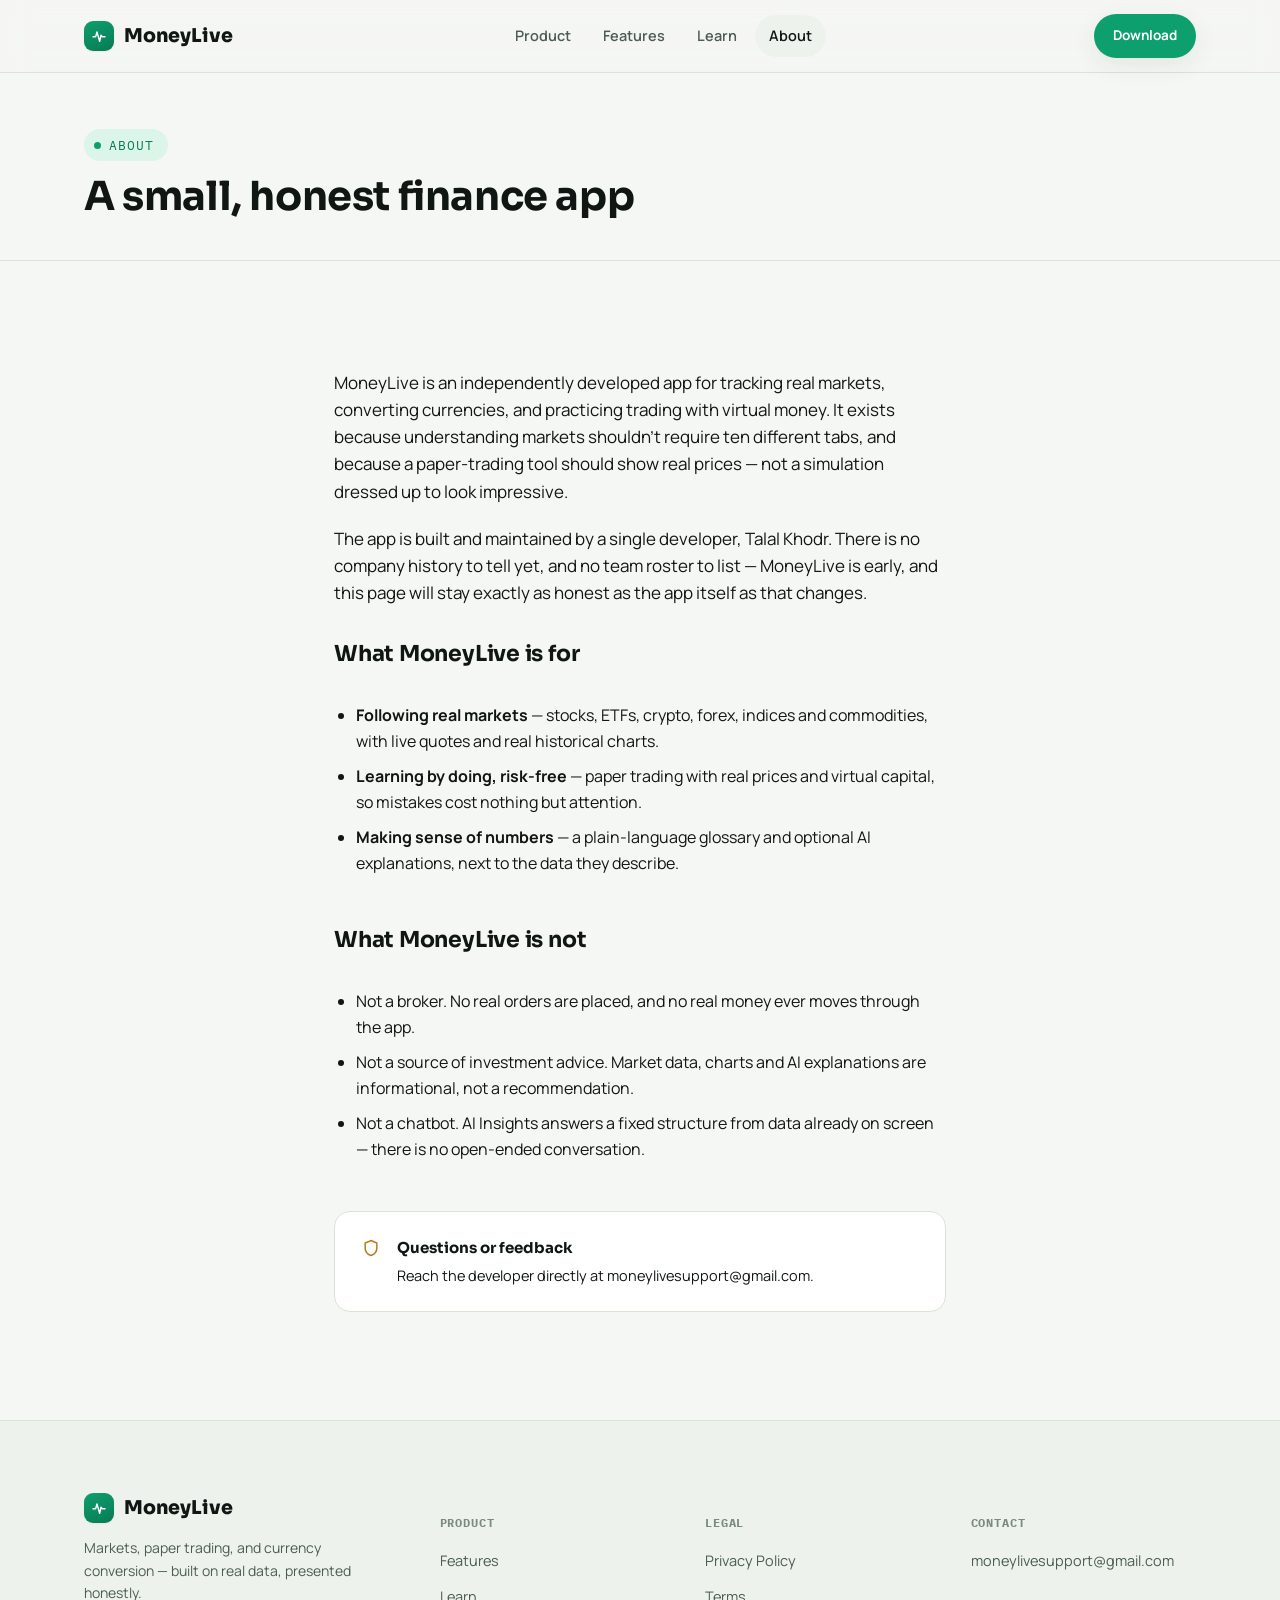
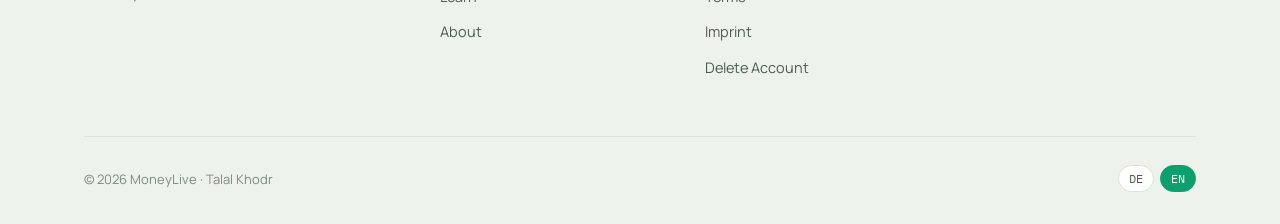
<file: about/index.html>
<!DOCTYPE html>
<html lang="en">
<head>
<meta charset="UTF-8">
<meta name="viewport" content="width=device-width, initial-scale=1">
<title>About MoneyLive</title>
<meta name="description" content="What MoneyLive is, what it's for, and what it deliberately isn't.">
<link rel="canonical" href="https://moneylive-legal.pages.dev/about/">
<meta property="og:type" content="website">
<meta property="og:title" content="About MoneyLive">
<meta property="og:description" content="What MoneyLive is, what it's for, and what it deliberately isn't.">
<meta property="og:url" content="https://moneylive-legal.pages.dev/about/">
<meta name="twitter:card" content="summary">
<meta name="twitter:title" content="About MoneyLive">
<meta name="twitter:description" content="What MoneyLive is, what it's for, and what it deliberately isn't.">
<meta name="theme-color" content="#0e9f6e">
<link rel="icon" type="image/svg+xml" href="data:image/svg+xml,%3Csvg xmlns='http://www.w3.org/2000/svg' viewBox='0 0 32 32'%3E%3Crect width='32' height='32' rx='8' fill='%230e9f6e'/%3E%3Cpath d='M6 18h4l3-9 5 16 3-11 2 4h5' stroke='white' stroke-width='2.4' fill='none' stroke-linecap='round' stroke-linejoin='round'/%3E%3C/svg%3E">
<link rel="apple-touch-icon" href="/assets/icons/apple-touch-icon.png">
<link rel="stylesheet" href="/assets/css/style.css">
<script>(function(){try{var s=localStorage.getItem('ml-lang');var l=s||(navigator.language||'en').slice(0,2);document.documentElement.lang=(l==='de')?'de':'en';}catch(e){}})();</script>
</head>
<body>
<a class="skip-link" href="#main"><span data-lang="en">Skip to content</span><span data-lang="de">Zum Inhalt springen</span></a>

<nav class="site-nav" aria-label="Main">
  <div class="wrap">
    <a class="brand" href="/">
      <span class="brand-mark"><svg viewBox="0 0 24 24" width="16" height="16" fill="none" stroke="white" stroke-width="2.2" stroke-linecap="round" stroke-linejoin="round"><path d="M3 13h4l2-7 4 14 2-9 2 2h4"/></svg></span>
      MoneyLive
    </a>
    <button class="nav-toggle" aria-label="Toggle menu" aria-expanded="false"><span></span></button>
    <div class="nav-links">
      <a href="/#product"><span data-lang="en">Product</span><span data-lang="de">Produkt</span></a>
      <a href="/features/"><span data-lang="en">Features</span><span data-lang="de">Funktionen</span></a>
      <a href="/#learning"><span data-lang="en">Learn</span><span data-lang="de">Lernen</span></a>
      <a href="/about/" class="active"><span data-lang="en">About</span><span data-lang="de">Über uns</span></a>
    </div>
    <div class="nav-right">
      <a class="btn btn-primary btn-sm" href="/#download"><span data-lang="en">Download</span><span data-lang="de">Herunterladen</span></a>
    </div>
  </div>
</nav>

<main id="main">
  <header class="legal-hero">
    <div class="wrap">
      <div class="eyebrow"><span class="dot"></span><span data-lang="en">About</span><span data-lang="de">Über uns</span></div>
      <h1><span data-lang="en">A small, honest finance app</span><span data-lang="de">Eine kleine, ehrliche Finanz-App</span></h1>
    </div>
  </header>

  <section>
    <div class="wrap" style="max-width:var(--measure);">
      <div class="reveal" style="display:grid;gap:20px;">
        <p style="color:var(--text);font-size:17px;">
          <span data-lang="en">MoneyLive is an independently developed app for tracking real markets, converting currencies, and practicing trading with virtual money. It exists because understanding markets shouldn't require ten different tabs, and because a paper-trading tool should show real prices — not a simulation dressed up to look impressive.</span>
          <span data-lang="de">MoneyLive ist eine unabhängig entwickelte App zum Verfolgen echter Märkte, zum Umrechnen von Währungen und zum Üben von Trading mit virtuellem Geld. Sie existiert, weil das Verständnis von Märkten nicht zehn verschiedene Tabs erfordern sollte — und weil ein Paper-Trading-Tool echte Kurse zeigen sollte, statt einer aufgehübschten Simulation.</span>
        </p>
        <p style="color:var(--text);font-size:17px;">
          <span data-lang="en">The app is built and maintained by a single developer, Talal Khodr. There is no company history to tell yet, and no team roster to list — MoneyLive is early, and this page will stay exactly as honest as the app itself as that changes.</span>
          <span data-lang="de">Die App wird von einem einzelnen Entwickler, Talal Khodr, gebaut und gepflegt. Es gibt noch keine Unternehmensgeschichte zu erzählen und kein Team aufzulisten — MoneyLive steht noch am Anfang, und diese Seite bleibt genauso ehrlich wie die App selbst, sollte sich das ändern.</span>
        </p>

        <h2 style="font-size:22px;margin-top:16px;"><span data-lang="en">What MoneyLive is for</span><span data-lang="de">Wofür MoneyLive gedacht ist</span></h2>
        <ul style="color:var(--text);font-size:16px;padding-left:22px;display:grid;gap:10px;">
          <li><span data-lang="en"><strong>Following real markets</strong> — stocks, ETFs, crypto, forex, indices and commodities, with live quotes and real historical charts.</span><span data-lang="de"><strong>Echte Märkte verfolgen</strong> — Aktien, ETFs, Krypto, Devisen, Indizes und Rohstoffe, mit Live-Kursen und echten historischen Charts.</span></li>
          <li><span data-lang="en"><strong>Learning by doing, risk-free</strong> — paper trading with real prices and virtual capital, so mistakes cost nothing but attention.</span><span data-lang="de"><strong>Lernen durch Tun, ohne Risiko</strong> — Paper Trading mit echten Kursen und virtuellem Kapital, sodass Fehler nichts außer Aufmerksamkeit kosten.</span></li>
          <li><span data-lang="en"><strong>Making sense of numbers</strong> — a plain-language glossary and optional AI explanations, next to the data they describe.</span><span data-lang="de"><strong>Zahlen verständlich machen</strong> — ein einfach erklärtes Glossar und optionale KI-Erklärungen, direkt neben den Daten, die sie beschreiben.</span></li>
        </ul>

        <h2 style="font-size:22px;margin-top:16px;"><span data-lang="en">What MoneyLive is not</span><span data-lang="de">Was MoneyLive nicht ist</span></h2>
        <ul style="color:var(--text);font-size:16px;padding-left:22px;display:grid;gap:10px;">
          <li><span data-lang="en">Not a broker. No real orders are placed, and no real money ever moves through the app.</span><span data-lang="de">Kein Broker. Es werden keine echten Orders platziert, und es fließt niemals echtes Geld durch die App.</span></li>
          <li><span data-lang="en">Not a source of investment advice. Market data, charts and AI explanations are informational, not a recommendation.</span><span data-lang="de">Keine Anlageberatung. Marktdaten, Charts und KI-Erklärungen sind informativ, keine Empfehlung.</span></li>
          <li><span data-lang="en">Not a chatbot. AI Insights answers a fixed structure from data already on screen — there is no open-ended conversation.</span><span data-lang="de">Kein Chatbot. Die KI-Einschätzung beantwortet eine feste Struktur aus bereits angezeigten Daten — es gibt kein offenes Gespräch.</span></li>
        </ul>

        <div class="callout" style="margin-top:12px;">
          <svg viewBox="0 0 24 24" width="20" height="20" fill="none" stroke="currentColor" stroke-width="1.8"><path d="M12 3l7 3v6c0 5-3.4 7.8-7 9-3.6-1.2-7-4-7-9V6l7-3Z"/></svg>
          <p>
            <strong data-lang="en">Questions or feedback</strong><strong data-lang="de">Fragen oder Feedback</strong>
            <span data-lang="en">Reach the developer directly at <a class="inline-link" href="mailto:moneylivesupport@gmail.com">moneylivesupport@gmail.com</a>.</span>
            <span data-lang="de">Erreiche den Entwickler direkt unter <a class="inline-link" href="mailto:moneylivesupport@gmail.com">moneylivesupport@gmail.com</a>.</span>
          </p>
        </div>
      </div>
    </div>
  </section>
</main>

<footer class="site-footer">
  <div class="wrap">
    <div class="footer-top">
      <div class="footer-brand">
        <a class="brand" href="/">
          <span class="brand-mark"><svg viewBox="0 0 24 24" width="16" height="16" fill="none" stroke="white" stroke-width="2.2" stroke-linecap="round" stroke-linejoin="round"><path d="M3 13h4l2-7 4 14 2-9 2 2h4"/></svg></span>
          MoneyLive
        </a>
        <p><span data-lang="en">Markets, paper trading, and currency conversion — built on real data, presented honestly.</span><span data-lang="de">Märkte, Paper Trading und Währungsumrechnung — auf echten Daten aufgebaut, ehrlich dargestellt.</span></p>
      </div>
      <div class="footer-col">
        <h5 data-lang="en">Product</h5><h5 data-lang="de">Produkt</h5>
        <ul>
          <li><a href="/features/"><span data-lang="en">Features</span><span data-lang="de">Funktionen</span></a></li>
          <li><a href="/#learning"><span data-lang="en">Learn</span><span data-lang="de">Lernen</span></a></li>
          <li><a href="/about/"><span data-lang="en">About</span><span data-lang="de">Über uns</span></a></li>
        </ul>
      </div>
      <div class="footer-col">
        <h5 data-lang="en">Legal</h5><h5 data-lang="de">Rechtliches</h5>
        <ul>
          <li><a href="/privacy/"><span data-lang="en">Privacy Policy</span><span data-lang="de">Datenschutz</span></a></li>
          <li><a href="/terms/"><span data-lang="en">Terms</span><span data-lang="de">Nutzungsbedingungen</span></a></li>
          <li><a href="/imprint/"><span data-lang="en">Imprint</span><span data-lang="de">Impressum</span></a></li>
          <li><a href="/delete-account/"><span data-lang="en">Delete Account</span><span data-lang="de">Konto löschen</span></a></li>
        </ul>
      </div>
      <div class="footer-col">
        <h5 data-lang="en">Contact</h5><h5 data-lang="de">Kontakt</h5>
        <ul><li><a href="mailto:moneylivesupport@gmail.com">moneylivesupport@gmail.com</a></li></ul>
      </div>
    </div>
    <div class="footer-bottom">
      <span>© <span data-year>2026</span> MoneyLive · Talal Khodr</span>
      <div class="lang-switch" role="group" aria-label="Language">
        <button type="button" data-lang-btn="de">DE</button>
        <button type="button" data-lang-btn="en">EN</button>
      </div>
    </div>
  </div>
</footer>

<script src="/assets/js/main.js"></script>
<script>
(function(){
  var KEY='ml-lang';
  function apply(l){ document.documentElement.lang=l; document.querySelectorAll('[data-lang-btn]').forEach(function(b){b.classList.toggle('active', b.getAttribute('data-lang-btn')===l);}); try{localStorage.setItem(KEY,l);}catch(e){} }
  document.querySelectorAll('[data-lang-btn]').forEach(function(b){ b.addEventListener('click', function(){ apply(b.getAttribute('data-lang-btn')); }); });
  apply(document.documentElement.lang || 'en');
})();
</script>
</body>
</html>
</file>
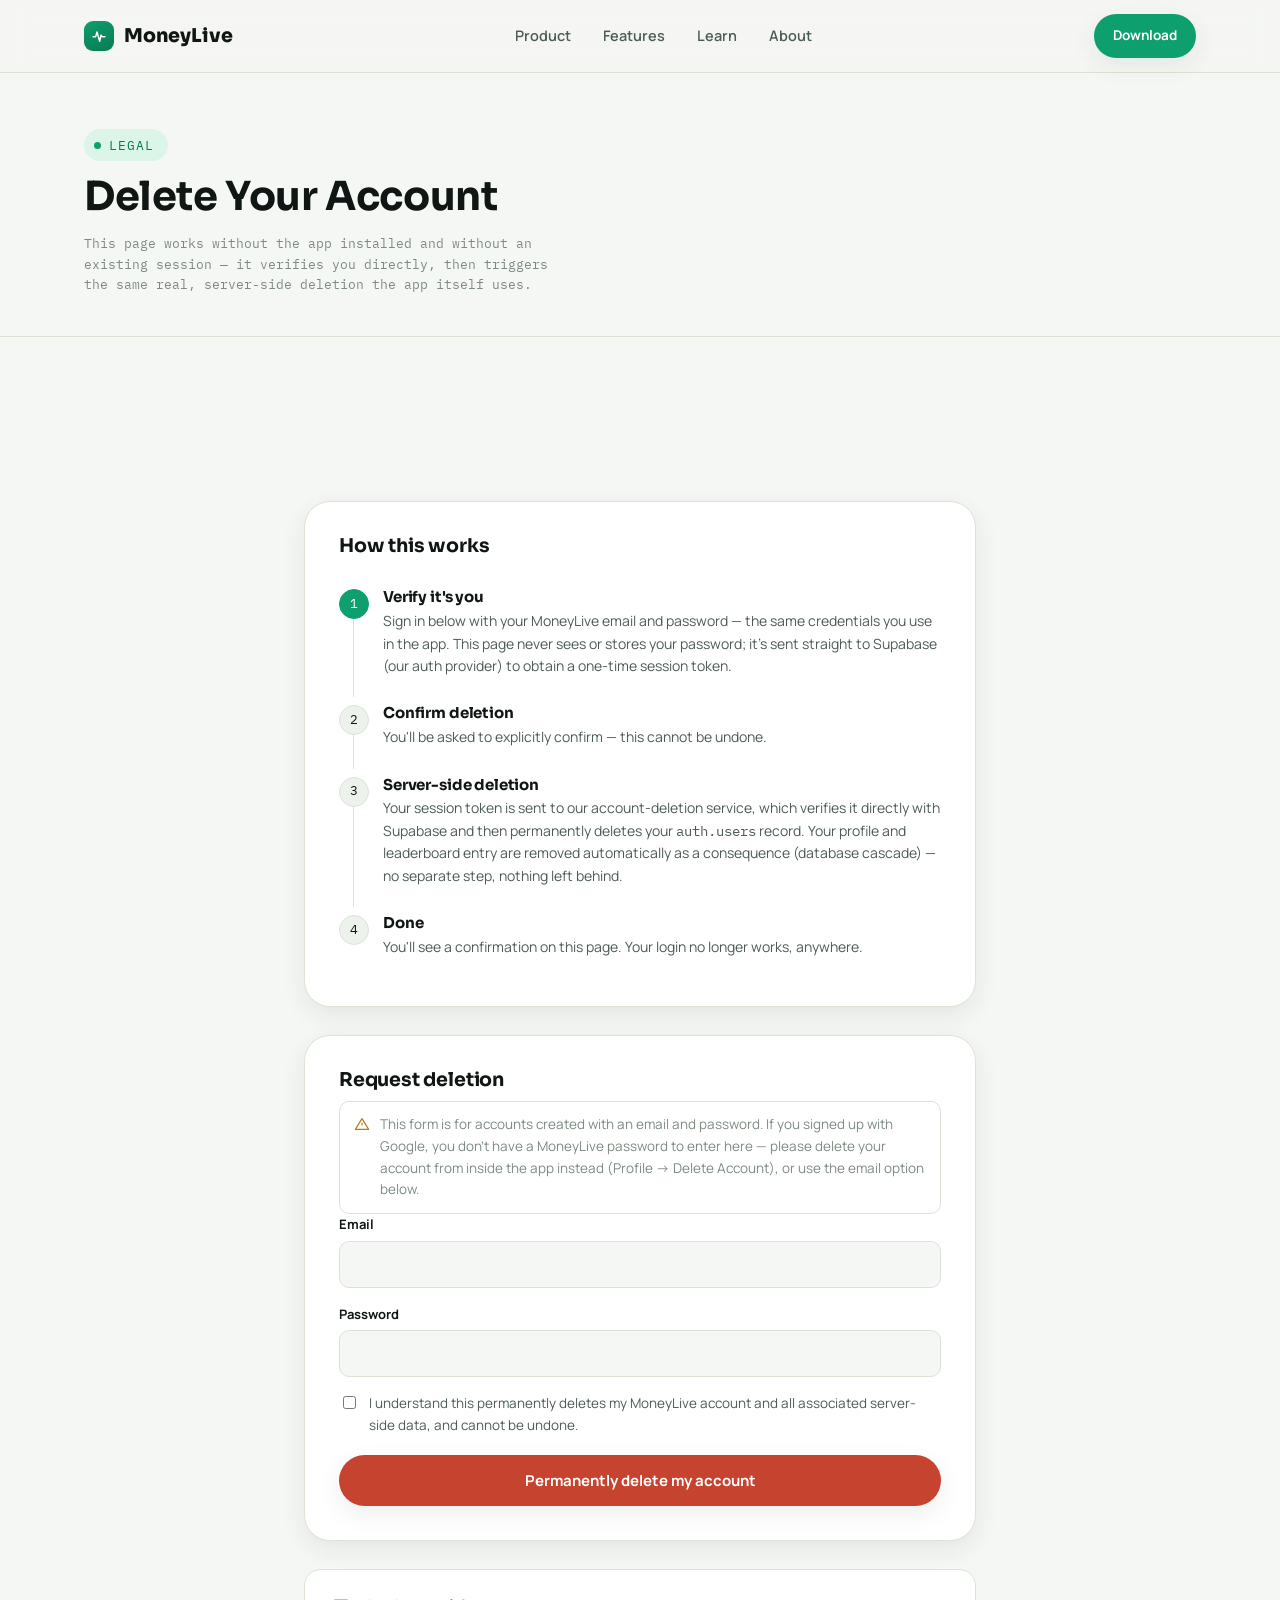
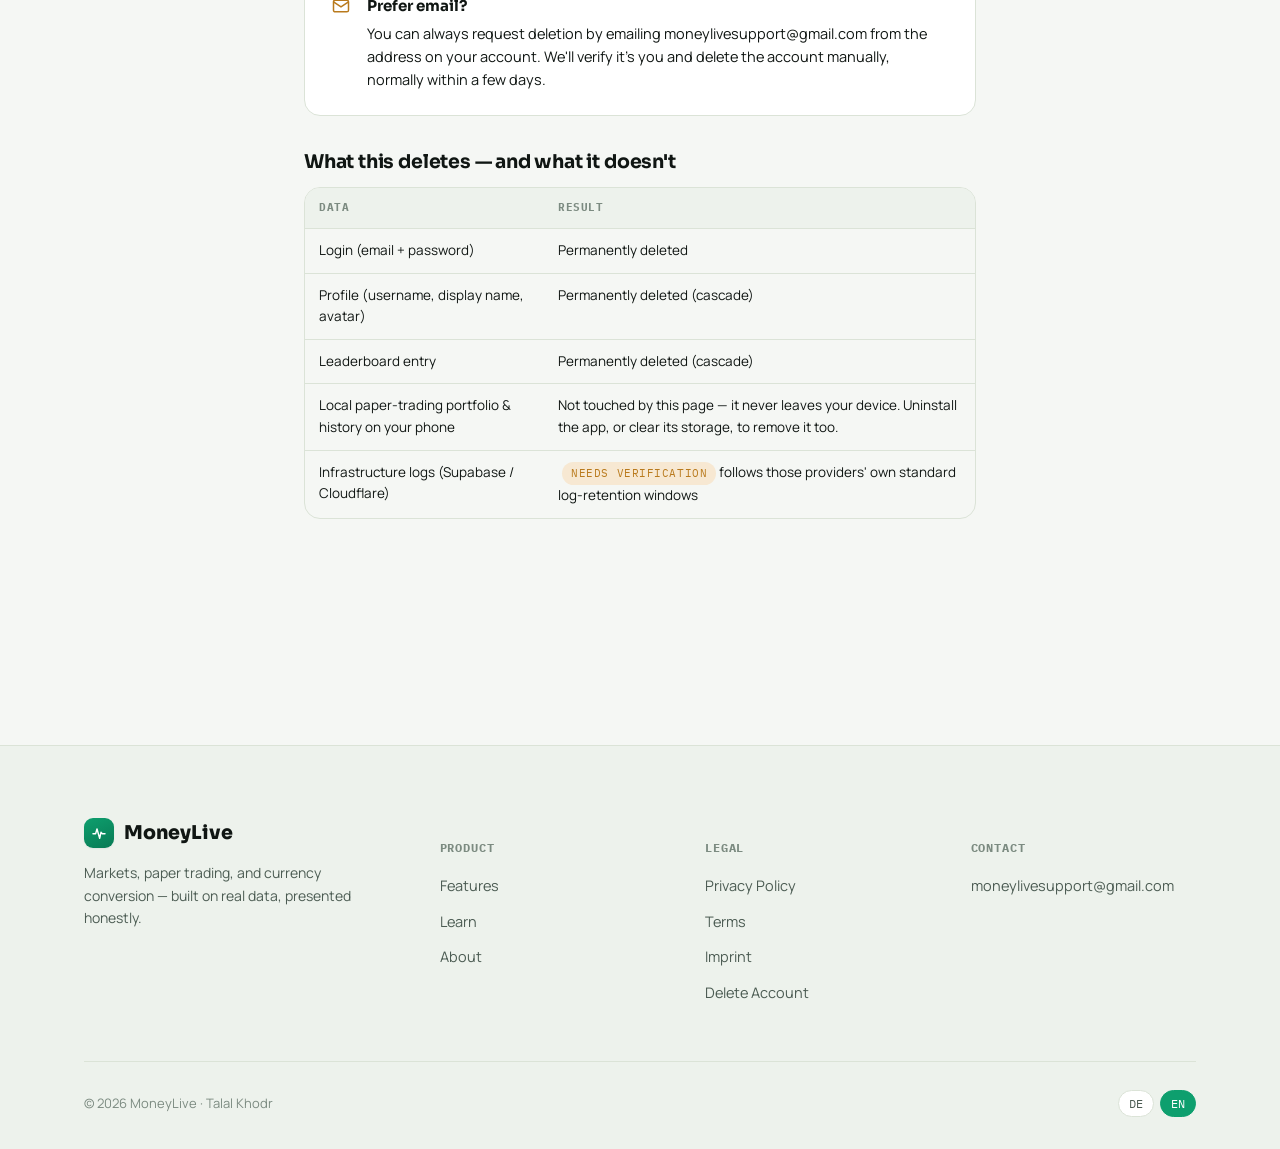
<file: delete-account/index.html>
<!DOCTYPE html>
<html lang="en">
<head>
<meta charset="UTF-8">
<meta name="viewport" content="width=device-width, initial-scale=1">
<title>Delete Your MoneyLive Account</title>
<meta name="description" content="Permanently delete your MoneyLive account and data from the web, without needing the app installed.">
<link rel="canonical" href="https://moneylive-legal.pages.dev/delete-account/">
<meta property="og:type" content="website">
<meta property="og:title" content="Delete Your MoneyLive Account">
<meta property="og:description" content="Permanently delete your MoneyLive account and data from the web, without needing the app installed.">
<meta property="og:url" content="https://moneylive-legal.pages.dev/delete-account/">
<meta name="twitter:card" content="summary">
<meta name="twitter:title" content="Delete Your MoneyLive Account">
<meta name="twitter:description" content="Permanently delete your MoneyLive account and data from the web, without needing the app installed.">
<meta name="theme-color" content="#0e9f6e">
<link rel="icon" type="image/svg+xml" href="data:image/svg+xml,%3Csvg xmlns='http://www.w3.org/2000/svg' viewBox='0 0 32 32'%3E%3Crect width='32' height='32' rx='8' fill='%230e9f6e'/%3E%3Cpath d='M6 18h4l3-9 5 16 3-11 2 4h5' stroke='white' stroke-width='2.4' fill='none' stroke-linecap='round' stroke-linejoin='round'/%3E%3C/svg%3E">
<link rel="apple-touch-icon" href="/assets/icons/apple-touch-icon.png">
<link rel="stylesheet" href="/assets/css/style.css">
<script>(function(){try{var s=localStorage.getItem('ml-lang');var l=s||(navigator.language||'en').slice(0,2);document.documentElement.lang=(l==='de')?'de':'en';}catch(e){}})();</script>
</head>
<body>
<a class="skip-link" href="#main"><span data-lang="en">Skip to content</span><span data-lang="de">Zum Inhalt springen</span></a>

<nav class="site-nav" aria-label="Main">
  <div class="wrap">
    <a class="brand" href="/">
      <span class="brand-mark"><svg viewBox="0 0 24 24" width="16" height="16" fill="none" stroke="white" stroke-width="2.2" stroke-linecap="round" stroke-linejoin="round"><path d="M3 13h4l2-7 4 14 2-9 2 2h4"/></svg></span>
      MoneyLive
    </a>
    <button class="nav-toggle" aria-label="Toggle menu" aria-expanded="false"><span></span></button>
    <div class="nav-links">
      <a href="/#product"><span data-lang="en">Product</span><span data-lang="de">Produkt</span></a>
      <a href="/features/"><span data-lang="en">Features</span><span data-lang="de">Funktionen</span></a>
      <a href="/#learning"><span data-lang="en">Learn</span><span data-lang="de">Lernen</span></a>
      <a href="/about/"><span data-lang="en">About</span><span data-lang="de">Über uns</span></a>
    </div>
    <div class="nav-right">
      <a class="btn btn-primary btn-sm" href="/#download"><span data-lang="en">Download</span><span data-lang="de">Herunterladen</span></a>
    </div>
  </div>
</nav>

<main id="main">
  <header class="legal-hero">
    <div class="wrap">
      <div class="eyebrow"><span class="dot"></span><span data-lang="en">Legal</span><span data-lang="de">Rechtliches</span></div>
      <h1><span data-lang="en">Delete Your Account</span><span data-lang="de">Konto löschen</span></h1>
      <p class="legal-updated" style="max-width:60ch;">
        <span data-lang="en">This page works without the app installed and without an existing session — it verifies you directly, then triggers the same real, server-side deletion the app itself uses.</span>
        <span data-lang="de">Diese Seite funktioniert ohne installierte App und ohne bestehende Sitzung — sie verifiziert dich direkt und löst dieselbe echte, serverseitige Löschung aus, die auch die App selbst nutzt.</span>
      </p>
    </div>
  </header>

  <section>
    <div class="wrap" style="max-width:720px;padding:56px 24px 100px;">

      <!-- How it works -->
      <div class="delete-panel reveal">
        <h2 style="font-size:19px;margin-bottom:18px;"><span data-lang="en">How this works</span><span data-lang="de">So funktioniert es</span></h2>
        <ol class="delete-steps">
          <li class="done">
            <span class="step-num">1</span>
            <div><h4 data-lang="en">Verify it's you</h4><h4 data-lang="de">Identität bestätigen</h4>
            <p data-lang="en">Sign in below with your MoneyLive email and password — the same credentials you use in the app. This page never sees or stores your password; it's sent straight to Supabase (our auth provider) to obtain a one-time session token.</p>
            <p data-lang="de">Melde dich unten mit deiner MoneyLive-E-Mail und deinem Passwort an — denselben Zugangsdaten wie in der App. Diese Seite sieht oder speichert dein Passwort nicht; es wird direkt an Supabase (unseren Auth-Anbieter) gesendet, um ein einmaliges Sitzungs-Token zu erhalten.</p></div>
          </li>
          <li>
            <span class="step-num">2</span>
            <div><h4 data-lang="en">Confirm deletion</h4><h4 data-lang="de">Löschung bestätigen</h4>
            <p data-lang="en">You'll be asked to explicitly confirm — this cannot be undone.</p>
            <p data-lang="de">Du wirst gebeten, ausdrücklich zu bestätigen — dies kann nicht rückgängig gemacht werden.</p></div>
          </li>
          <li>
            <span class="step-num">3</span>
            <div><h4 data-lang="en">Server-side deletion</h4><h4 data-lang="de">Serverseitige Löschung</h4>
            <p data-lang="en">Your session token is sent to our account-deletion service, which verifies it directly with Supabase and then permanently deletes your <code class="mono">auth.users</code> record. Your profile and leaderboard entry are removed automatically as a consequence (database cascade) — no separate step, nothing left behind.</p>
            <p data-lang="de">Dein Sitzungs-Token wird an unseren Konto-Löschdienst gesendet, der es direkt bei Supabase verifiziert und anschließend deinen <code class="mono">auth.users</code>-Datensatz dauerhaft löscht. Dein Profil und dein Bestenlisten-Eintrag werden dadurch automatisch entfernt (Datenbank-Kaskade) — kein separater Schritt, nichts bleibt zurück.</p></div>
          </li>
          <li>
            <span class="step-num">4</span>
            <div><h4 data-lang="en">Done</h4><h4 data-lang="de">Fertig</h4>
            <p data-lang="en">You'll see a confirmation on this page. Your login no longer works, anywhere.</p>
            <p data-lang="de">Du siehst eine Bestätigung auf dieser Seite. Deine Zugangsdaten funktionieren danach nirgendwo mehr.</p></div>
          </li>
        </ol>
      </div>

      <!-- Live form / configuration-gated -->
      <div class="delete-panel reveal" data-delay="1" id="deleteFormPanel">
        <h2 style="font-size:19px;margin-bottom:6px;"><span data-lang="en">Request deletion</span><span data-lang="de">Löschung anfragen</span></h2>
        <p class="notice-line" style="margin-top:10px;max-width:none;">
          <svg viewBox="0 0 24 24" width="16" height="16" fill="none" stroke="currentColor" stroke-width="1.8"><path d="M12 4 2 20h20L12 4Z" stroke-linejoin="round"/><path d="M12 10v4"/><path d="M12 17h.01"/></svg>
          <span data-lang="en">This form is for accounts created with an email and password. If you signed up with Google, you don't have a MoneyLive password to enter here — please delete your account from inside the app instead (Profile → Delete Account), or use the email option below.</span>
          <span data-lang="de">Dieses Formular ist für Konten gedacht, die mit E-Mail und Passwort erstellt wurden. Wenn du dich mit Google angemeldet hast, hast du kein MoneyLive-Passwort, das du hier eingeben könntest — lösche dein Konto in diesem Fall bitte direkt in der App (Profil → Konto löschen), oder nutze die E-Mail-Option unten.</span>
        </p>

        <div id="notConfigured">
          <p class="notice-line" style="margin-top:14px;max-width:none;">
            <svg viewBox="0 0 24 24" width="16" height="16" fill="none" stroke="currentColor" stroke-width="1.8"><path d="M12 4 2 20h20L12 4Z" stroke-linejoin="round"/><path d="M12 10v4"/><path d="M12 17h.01"/></svg>
            <span data-lang="en">This form needs JavaScript to run. If you're seeing this message, your browser blocked or hasn't finished loading a required script — try reloading, or use the email option below instead.</span>
            <span data-lang="de">Dieses Formular benötigt JavaScript. Falls du diese Meldung siehst, hat dein Browser ein benötigtes Skript blockiert oder noch nicht geladen — lade die Seite neu oder nutze stattdessen die E-Mail-Option unten.</span>
          </p>
        </div>

        <form id="deleteForm" novalidate>
          <div class="form-field">
            <label for="dlEmail">Email</label>
            <input type="email" id="dlEmail" name="email" autocomplete="username" required>
          </div>
          <div class="form-field">
            <label for="dlPassword"><span data-lang="en">Password</span><span data-lang="de">Passwort</span></label>
            <input type="password" id="dlPassword" name="password" autocomplete="current-password" required>
          </div>
          <label style="display:flex;gap:10px;align-items:flex-start;font-size:13.5px;color:var(--text-muted);margin:4px 0 18px;">
            <input type="checkbox" id="dlConfirm" required style="margin-top:3px;">
            <span data-lang="en">I understand this permanently deletes my MoneyLive account and all associated server-side data, and cannot be undone.</span>
            <span data-lang="de">Mir ist bewusst, dass dies mein MoneyLive-Konto und alle zugehörigen serverseitigen Daten dauerhaft löscht und nicht rückgängig gemacht werden kann.</span>
          </label>
          <button type="submit" class="btn btn-primary" id="dlSubmit" style="width:100%;background:var(--danger);">
            <span data-lang="en">Permanently delete my account</span><span data-lang="de">Mein Konto dauerhaft löschen</span>
          </button>
          <div class="form-msg" id="dlMsg" role="status" aria-live="polite"></div>
        </form>
      </div>

      <!-- Fallback -->
      <div class="callout reveal" data-delay="2">
        <svg viewBox="0 0 24 24" width="20" height="20" fill="none" stroke="currentColor" stroke-width="1.8"><rect x="3" y="5" width="18" height="14" rx="2"/><path d="m3 7 9 6 9-6"/></svg>
        <p>
          <strong data-lang="en">Prefer email?</strong><strong data-lang="de">Lieber per E-Mail?</strong>
          <span data-lang="en">You can always request deletion by emailing <a class="inline-link" href="mailto:moneylivesupport@gmail.com?subject=Delete%20my%20MoneyLive%20account">moneylivesupport@gmail.com</a> from the address on your account. We'll verify it's you and delete the account manually, normally within a few days.</span>
          <span data-lang="de">Du kannst die Löschung jederzeit per E-Mail an <a class="inline-link" href="mailto:moneylivesupport@gmail.com?subject=MoneyLive%20Konto%20l%C3%B6schen">moneylivesupport@gmail.com</a> von der mit deinem Konto verknüpften Adresse anfragen. Wir verifizieren dich und löschen das Konto manuell, in der Regel innerhalb weniger Tage.</span>
        </p>
      </div>

      <!-- What gets deleted -->
      <div class="reveal" data-delay="3" style="margin-top:36px;">
        <h2 style="font-size:19px;margin-bottom:14px;"><span data-lang="en">What this deletes — and what it doesn't</span><span data-lang="de">Was gelöscht wird — und was nicht</span></h2>
        <div class="data-table-wrap">
          <table class="data-table">
            <thead><tr><th><span data-lang="en">Data</span><span data-lang="de">Daten</span></th><th><span data-lang="en">Result</span><span data-lang="de">Ergebnis</span></th></tr></thead>
            <tbody>
              <tr><td><span data-lang="en">Login (email + password)</span><span data-lang="de">Login (E-Mail + Passwort)</span></td><td><span data-lang="en">Permanently deleted</span><span data-lang="de">Dauerhaft gelöscht</span></td></tr>
              <tr><td><span data-lang="en">Profile (username, display name, avatar)</span><span data-lang="de">Profil (Benutzername, Anzeigename, Avatar)</span></td><td><span data-lang="en">Permanently deleted (cascade)</span><span data-lang="de">Dauerhaft gelöscht (Kaskade)</span></td></tr>
              <tr><td><span data-lang="en">Leaderboard entry</span><span data-lang="de">Bestenlisten-Eintrag</span></td><td><span data-lang="en">Permanently deleted (cascade)</span><span data-lang="de">Dauerhaft gelöscht (Kaskade)</span></td></tr>
              <tr><td><span data-lang="en">Local paper-trading portfolio &amp; history on your phone</span><span data-lang="de">Lokales Paper-Trading-Portfolio &amp; Verlauf auf deinem Handy</span></td><td><span data-lang="en">Not touched by this page — it never leaves your device. Uninstall the app, or clear its storage, to remove it too.</span><span data-lang="de">Von dieser Seite nicht betroffen — verlässt nie dein Gerät. Deinstalliere die App oder lösche ihren Speicher, um es ebenfalls zu entfernen.</span></td></tr>
              <tr><td><span data-lang="en">Infrastructure logs (Supabase / Cloudflare)</span><span data-lang="de">Infrastruktur-Logs (Supabase / Cloudflare)</span></td><td><span class="status-pill status-verify">Needs verification</span> <span data-lang="en">follows those providers' own standard log-retention windows</span><span data-lang="de">folgt den jeweiligen Standard-Aufbewahrungsfristen dieser Anbieter</span></td></tr>
            </tbody>
          </table>
        </div>
      </div>
    </div>
  </section>
</main>

<footer class="site-footer">
  <div class="wrap">
    <div class="footer-top">
      <div class="footer-brand">
        <a class="brand" href="/">
          <span class="brand-mark"><svg viewBox="0 0 24 24" width="16" height="16" fill="none" stroke="white" stroke-width="2.2" stroke-linecap="round" stroke-linejoin="round"><path d="M3 13h4l2-7 4 14 2-9 2 2h4"/></svg></span>
          MoneyLive
        </a>
        <p><span data-lang="en">Markets, paper trading, and currency conversion — built on real data, presented honestly.</span><span data-lang="de">Märkte, Paper Trading und Währungsumrechnung — auf echten Daten aufgebaut, ehrlich dargestellt.</span></p>
      </div>
      <div class="footer-col">
        <h5 data-lang="en">Product</h5><h5 data-lang="de">Produkt</h5>
        <ul>
          <li><a href="/features/"><span data-lang="en">Features</span><span data-lang="de">Funktionen</span></a></li>
          <li><a href="/#learning"><span data-lang="en">Learn</span><span data-lang="de">Lernen</span></a></li>
          <li><a href="/about/"><span data-lang="en">About</span><span data-lang="de">Über uns</span></a></li>
        </ul>
      </div>
      <div class="footer-col">
        <h5 data-lang="en">Legal</h5><h5 data-lang="de">Rechtliches</h5>
        <ul>
          <li><a href="/privacy/"><span data-lang="en">Privacy Policy</span><span data-lang="de">Datenschutz</span></a></li>
          <li><a href="/terms/"><span data-lang="en">Terms</span><span data-lang="de">Nutzungsbedingungen</span></a></li>
          <li><a href="/imprint/"><span data-lang="en">Imprint</span><span data-lang="de">Impressum</span></a></li>
          <li><a href="/delete-account/"><span data-lang="en">Delete Account</span><span data-lang="de">Konto löschen</span></a></li>
        </ul>
      </div>
      <div class="footer-col">
        <h5 data-lang="en">Contact</h5><h5 data-lang="de">Kontakt</h5>
        <ul><li><a href="mailto:moneylivesupport@gmail.com">moneylivesupport@gmail.com</a></li></ul>
      </div>
    </div>
    <div class="footer-bottom">
      <span>© <span data-year>2026</span> MoneyLive · Talal Khodr</span>
      <div class="lang-switch" role="group" aria-label="Language">
        <button type="button" data-lang-btn="de">DE</button>
        <button type="button" data-lang-btn="en">EN</button>
      </div>
    </div>
  </div>
</footer>

<script src="/assets/js/main.js"></script>
<script src="/assets/js/delete-account.js"></script>
<script>
(function(){
  var KEY='ml-lang';
  function apply(l){ document.documentElement.lang=l; document.querySelectorAll('[data-lang-btn]').forEach(function(b){b.classList.toggle('active', b.getAttribute('data-lang-btn')===l);}); try{localStorage.setItem(KEY,l);}catch(e){} }
  document.querySelectorAll('[data-lang-btn]').forEach(function(b){ b.addEventListener('click', function(){ apply(b.getAttribute('data-lang-btn')); }); });
  apply(document.documentElement.lang || 'en');
})();
</script>
</body>
</html>
</file>
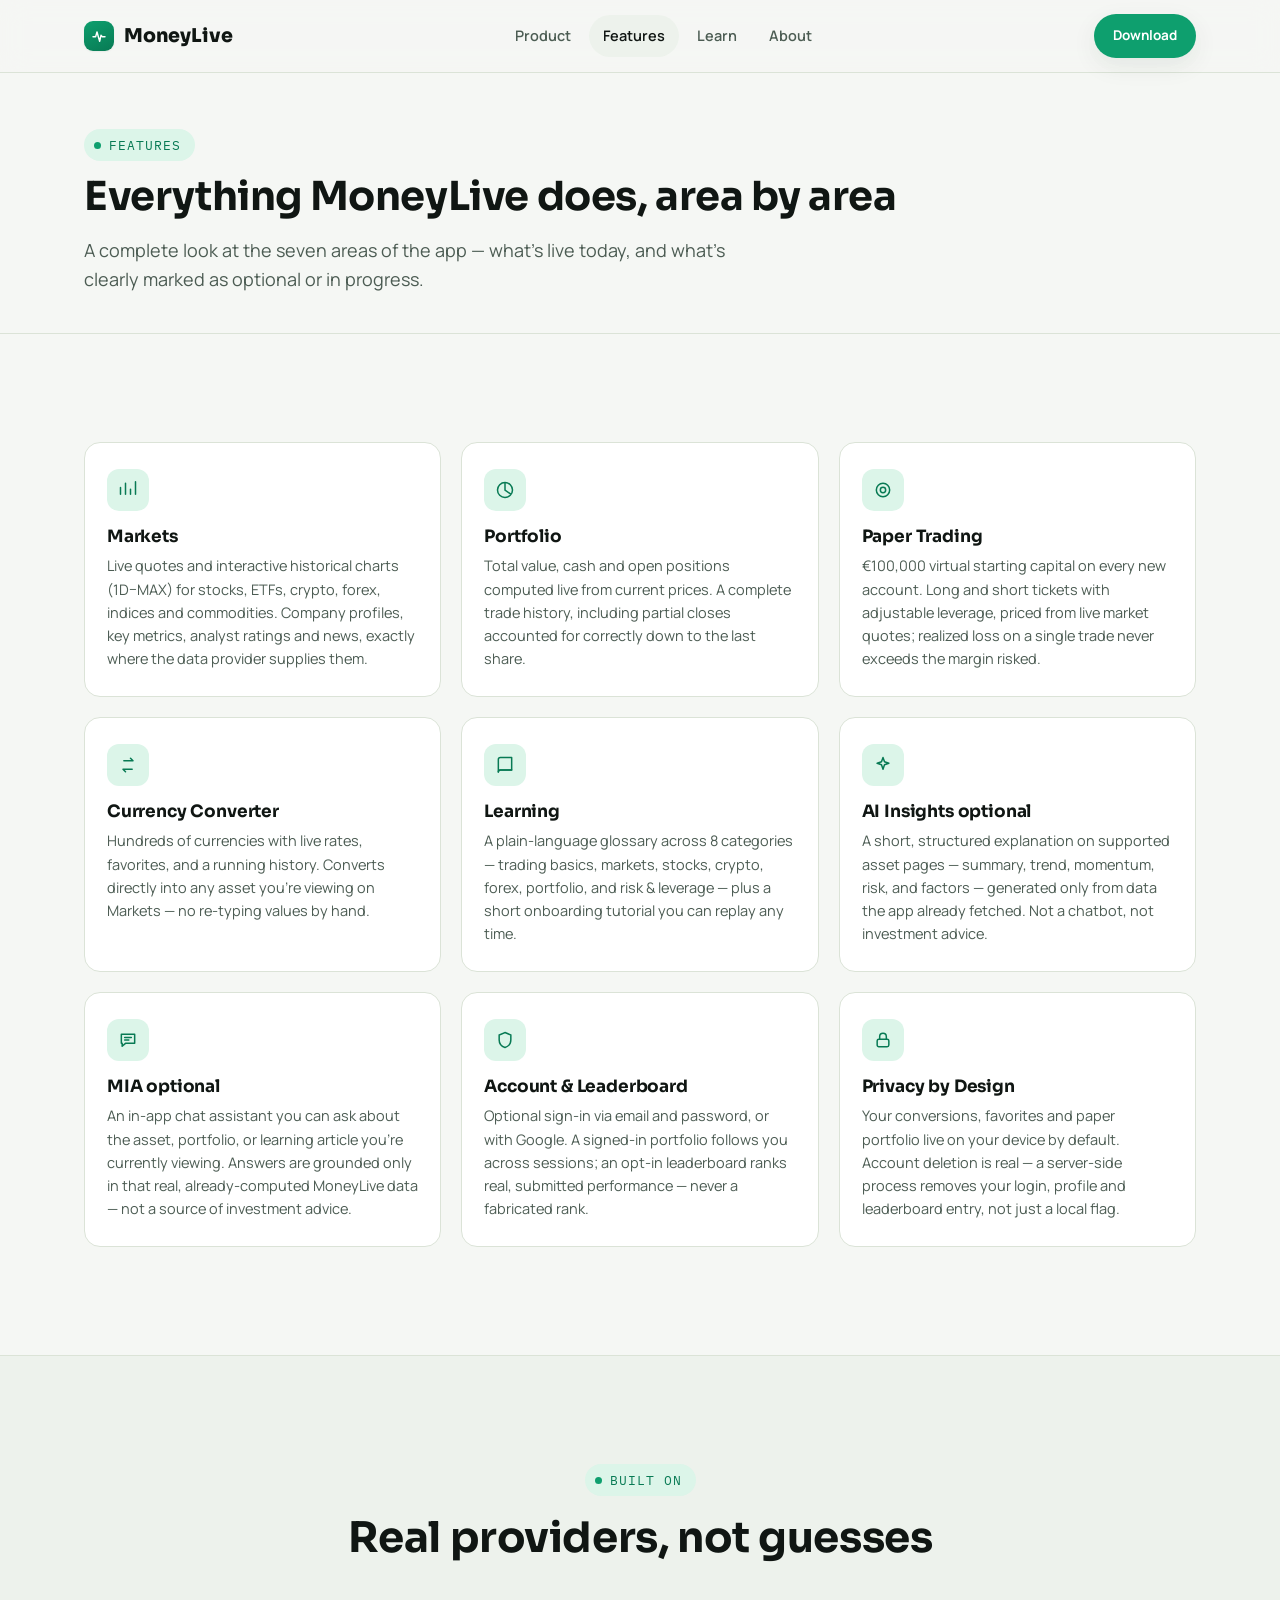
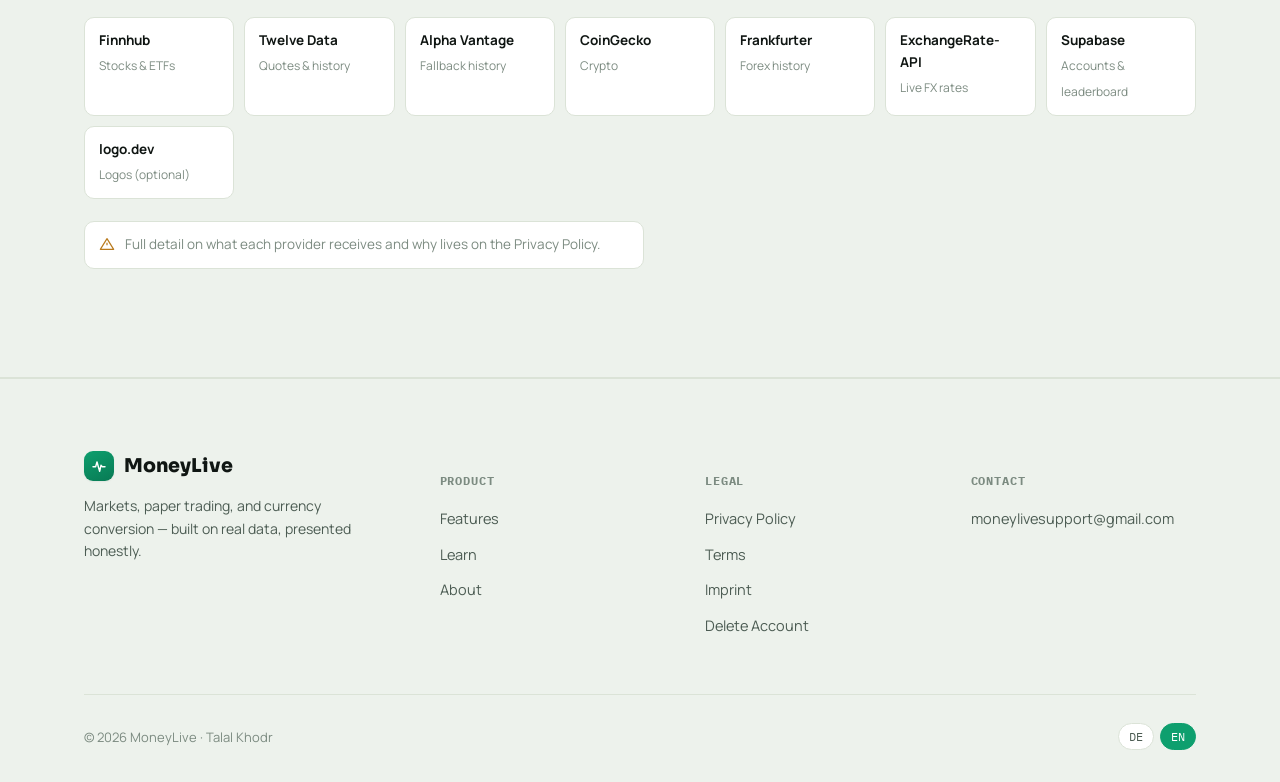
<file: features/index.html>
<!DOCTYPE html>
<html lang="en">
<head>
<meta charset="UTF-8">
<meta name="viewport" content="width=device-width, initial-scale=1">
<title>MoneyLive Features</title>
<meta name="description" content="Every MoneyLive capability in one place: Markets, Portfolio, Paper Trading, Converter, Learning, and optional AI Insights and MIA chat.">
<link rel="canonical" href="https://moneylive-legal.pages.dev/features/">
<meta property="og:type" content="website">
<meta property="og:title" content="MoneyLive Features">
<meta property="og:description" content="Every MoneyLive capability in one place: Markets, Portfolio, Paper Trading, Converter, Learning, and optional AI Insights and MIA chat.">
<meta property="og:url" content="https://moneylive-legal.pages.dev/features/">
<meta name="twitter:card" content="summary">
<meta name="twitter:title" content="MoneyLive Features">
<meta name="twitter:description" content="Every MoneyLive capability in one place: Markets, Portfolio, Paper Trading, Converter, Learning, and optional AI Insights and MIA chat.">
<meta name="theme-color" content="#0e9f6e">
<link rel="icon" type="image/svg+xml" href="data:image/svg+xml,%3Csvg xmlns='http://www.w3.org/2000/svg' viewBox='0 0 32 32'%3E%3Crect width='32' height='32' rx='8' fill='%230e9f6e'/%3E%3Cpath d='M6 18h4l3-9 5 16 3-11 2 4h5' stroke='white' stroke-width='2.4' fill='none' stroke-linecap='round' stroke-linejoin='round'/%3E%3C/svg%3E">
<link rel="apple-touch-icon" href="/assets/icons/apple-touch-icon.png">
<link rel="stylesheet" href="/assets/css/style.css">
<script>(function(){try{var s=localStorage.getItem('ml-lang');var l=s||(navigator.language||'en').slice(0,2);document.documentElement.lang=(l==='de')?'de':'en';}catch(e){}})();</script>
</head>
<body>
<a class="skip-link" href="#main"><span data-lang="en">Skip to content</span><span data-lang="de">Zum Inhalt springen</span></a>

<nav class="site-nav" aria-label="Main">
  <div class="wrap">
    <a class="brand" href="/">
      <span class="brand-mark"><svg viewBox="0 0 24 24" width="16" height="16" fill="none" stroke="white" stroke-width="2.2" stroke-linecap="round" stroke-linejoin="round"><path d="M3 13h4l2-7 4 14 2-9 2 2h4"/></svg></span>
      MoneyLive
    </a>
    <button class="nav-toggle" aria-label="Toggle menu" aria-expanded="false"><span></span></button>
    <div class="nav-links">
      <a href="/#product"><span data-lang="en">Product</span><span data-lang="de">Produkt</span></a>
      <a href="/features/" class="active"><span data-lang="en">Features</span><span data-lang="de">Funktionen</span></a>
      <a href="/#learning"><span data-lang="en">Learn</span><span data-lang="de">Lernen</span></a>
      <a href="/about/"><span data-lang="en">About</span><span data-lang="de">Über uns</span></a>
    </div>
    <div class="nav-right">
      <a class="btn btn-primary btn-sm" href="/#download"><span data-lang="en">Download</span><span data-lang="de">Herunterladen</span></a>
    </div>
  </div>
</nav>

<main id="main">
  <header class="legal-hero">
    <div class="wrap">
      <div class="eyebrow"><span class="dot"></span><span data-lang="en">Features</span><span data-lang="de">Funktionen</span></div>
      <h1><span data-lang="en">Everything MoneyLive does, area by area</span><span data-lang="de">Alles, was MoneyLive kann — Bereich für Bereich</span></h1>
      <p class="hero-sub" style="margin:16px 0 0;max-width:60ch;">
        <span data-lang="en">A complete look at the seven areas of the app — what's live today, and what's clearly marked as optional or in progress.</span>
        <span data-lang="de">Ein vollständiger Blick auf die sieben Bereiche der App — was heute live ist, und was klar als optional oder in Arbeit gekennzeichnet ist.</span>
      </p>
    </div>
  </header>

  <section>
    <div class="wrap">
      <div class="pillar-grid reveal">
        <div class="pillar">
          <span class="pillar-icon"><svg viewBox="0 0 24 24" width="20" height="20" fill="none" stroke="currentColor" stroke-width="1.8" stroke-linecap="round" stroke-linejoin="round"><path d="M3 17V9M9 17V4M15 17v-6M21 17V2"/></svg></span>
          <h3 data-lang="en">Markets</h3><h3 data-lang="de">Märkte</h3>
          <p data-lang="en">Live quotes and interactive historical charts (1D–MAX) for stocks, ETFs, crypto, forex, indices and commodities. Company profiles, key metrics, analyst ratings and news, exactly where the data provider supplies them.</p>
          <p data-lang="de">Live-Kurse und interaktive historische Charts (1T–MAX) für Aktien, ETFs, Krypto, Devisen, Indizes und Rohstoffe. Unternehmensprofile, Kennzahlen, Analystenbewertungen und News, genau dort, wo der Datenanbieter sie liefert.</p>
        </div>
        <div class="pillar">
          <span class="pillar-icon"><svg viewBox="0 0 24 24" width="20" height="20" fill="none" stroke="currentColor" stroke-width="1.8"><circle cx="12" cy="12" r="9"/><path d="M12 3v9l7 5"/></svg></span>
          <h3 data-lang="en">Portfolio</h3><h3 data-lang="de">Portfolio</h3>
          <p data-lang="en">Total value, cash and open positions computed live from current prices. A complete trade history, including partial closes accounted for correctly down to the last share.</p>
          <p data-lang="de">Gesamtwert, Kapital und offene Positionen live aus aktuellen Kursen berechnet. Eine vollständige Handelshistorie, inklusive korrekt verbuchter Teilverkäufe bis zum letzten Anteil.</p>
        </div>
        <div class="pillar">
          <span class="pillar-icon"><svg viewBox="0 0 24 24" width="20" height="20" fill="none" stroke="currentColor" stroke-width="1.8"><circle cx="12" cy="12" r="8"/><circle cx="12" cy="12" r="3.2"/></svg></span>
          <h3 data-lang="en">Paper Trading</h3><h3 data-lang="de">Paper Trading</h3>
          <p data-lang="en">€100,000 virtual starting capital on every new account. Long and short tickets with adjustable leverage, priced from live market quotes; realized loss on a single trade never exceeds the margin risked.</p>
          <p data-lang="de">100.000&nbsp;€ virtuelles Startkapital für jedes neue Konto. Long- und Short-Orders mit einstellbarem Hebel, bepreist mit Live-Marktkursen; der realisierte Verlust eines Trades übersteigt nie das eingesetzte Margin.</p>
        </div>
        <div class="pillar">
          <span class="pillar-icon"><svg viewBox="0 0 24 24" width="20" height="20" fill="none" stroke="currentColor" stroke-width="1.8" stroke-linecap="round" stroke-linejoin="round"><path d="M7 7h11l-3-3M17 17H6l3 3"/></svg></span>
          <h3 data-lang="en">Currency Converter</h3><h3 data-lang="de">Währungsumrechner</h3>
          <p data-lang="en">Hundreds of currencies with live rates, favorites, and a running history. Converts directly into any asset you're viewing on Markets — no re-typing values by hand.</p>
          <p data-lang="de">Hunderte Währungen mit Live-Kursen, Favoriten und laufendem Verlauf. Rechnet direkt in jedes Asset um, das du gerade unter Märkte betrachtest — kein manuelles Neu-Eintippen.</p>
        </div>
        <div class="pillar">
          <span class="pillar-icon"><svg viewBox="0 0 24 24" width="20" height="20" fill="none" stroke="currentColor" stroke-width="1.8" stroke-linecap="round" stroke-linejoin="round"><path d="M4 5.5A2.5 2.5 0 0 1 6.5 3H20v15H6.5A2.5 2.5 0 0 0 4 20.5v-15Z"/><path d="M4 20.5A2.5 2.5 0 0 1 6.5 18H20"/></svg></span>
          <h3 data-lang="en">Learning</h3><h3 data-lang="de">Lernen</h3>
          <p data-lang="en">A plain-language glossary across 8 categories — trading basics, markets, stocks, crypto, forex, portfolio, and risk &amp; leverage — plus a short onboarding tutorial you can replay any time.</p>
          <p data-lang="de">Ein verständliches Glossar in 8 Kategorien — Trading-Grundlagen, Märkte, Aktien, Krypto, Devisen, Portfolio und Risiko &amp; Hebel — plus ein kurzes Onboarding-Tutorial, das du jederzeit erneut ansehen kannst.</p>
        </div>
        <div class="pillar">
          <span class="pillar-icon"><svg viewBox="0 0 24 24" width="20" height="20" fill="none" stroke="currentColor" stroke-width="1.8" stroke-linejoin="round"><path d="M12 3l1.8 5.2L19 10l-5.2 1.8L12 17l-1.8-5.2L5 10l5.2-1.8L12 3Z"/></svg></span>
          <h3 data-lang="en">AI Insights <span class="spine-tag">optional</span></h3><h3 data-lang="de">KI-Einschätzung <span class="spine-tag">optional</span></h3>
          <p data-lang="en">A short, structured explanation on supported asset pages — summary, trend, momentum, risk, and factors — generated only from data the app already fetched. Not a chatbot, not investment advice.</p>
          <p data-lang="de">Eine kurze, strukturierte Erklärung auf unterstützten Asset-Seiten — Kurzfazit, Trend, Momentum, Risiko und Faktoren — nur aus bereits abgerufenen Daten erzeugt. Kein Chatbot, keine Anlageberatung.</p>
        </div>
        <div class="pillar">
          <span class="pillar-icon"><svg viewBox="0 0 24 24" width="20" height="20" fill="none" stroke="currentColor" stroke-width="1.8" stroke-linecap="round" stroke-linejoin="round"><path d="M4 5h16v11H9l-4 3.5V16H4V5Z"/><path d="M8 9h8M8 12h5"/></svg></span>
          <h3 data-lang="en">MIA <span class="spine-tag">optional</span></h3><h3 data-lang="de">MIA <span class="spine-tag">optional</span></h3>
          <p data-lang="en">An in-app chat assistant you can ask about the asset, portfolio, or learning article you're currently viewing. Answers are grounded only in that real, already-computed MoneyLive data — not a source of investment advice.</p>
          <p data-lang="de">Ein Chat-Assistent in der App, den du zum gerade betrachteten Asset, Portfolio oder Lernartikel befragen kannst. Antworten stützen sich ausschließlich auf diese echten, bereits berechneten MoneyLive-Daten — keine Anlageberatung.</p>
        </div>
        <div class="pillar">
          <span class="pillar-icon"><svg viewBox="0 0 24 24" width="20" height="20" fill="none" stroke="currentColor" stroke-width="1.8"><path d="M12 3l7 3v6c0 5-3.4 7.8-7 9-3.6-1.2-7-4-7-9V6l7-3Z"/></svg></span>
          <h3 data-lang="en">Account &amp; Leaderboard</h3><h3 data-lang="de">Konto &amp; Bestenliste</h3>
          <p data-lang="en">Optional sign-in via email and password, or with Google. A signed-in portfolio follows you across sessions; an opt-in leaderboard ranks real, submitted performance — never a fabricated rank.</p>
          <p data-lang="de">Optionale Anmeldung per E-Mail und Passwort oder mit Google. Ein angemeldetes Portfolio begleitet dich über Sitzungen hinweg; eine optionale Bestenliste zeigt echte, übermittelte Performance — niemals einen erfundenen Rang.</p>
        </div>
        <div class="pillar">
          <span class="pillar-icon"><svg viewBox="0 0 24 24" width="20" height="20" fill="none" stroke="currentColor" stroke-width="1.8"><rect x="5" y="11" width="14" height="9" rx="2"/><path d="M8 11V8a4 4 0 0 1 8 0v3"/></svg></span>
          <h3 data-lang="en">Privacy by Design</h3><h3 data-lang="de">Privacy by Design</h3>
          <p data-lang="en">Your conversions, favorites and paper portfolio live on your device by default. Account deletion is real — a server-side process removes your login, profile and leaderboard entry, not just a local flag.</p>
          <p data-lang="de">Deine Umrechnungen, Favoriten und dein Paper-Portfolio liegen standardmäßig auf deinem Gerät. Kontolöschung ist echt — ein serverseitiger Vorgang entfernt Login, Profil und Bestenlisten-Eintrag, nicht nur ein lokales Flag.</p>
        </div>
      </div>
    </div>
  </section>

  <section class="section-alt">
    <div class="wrap">
      <div class="section-head center reveal">
        <div class="eyebrow"><span class="dot"></span><span data-lang="en">Built On</span><span data-lang="de">Basiert auf</span></div>
        <h2><span data-lang="en">Real providers, not guesses</span><span data-lang="de">Echte Anbieter, keine Schätzungen</span></h2>
      </div>
      <div class="provider-grid reveal" data-delay="1">
        <div class="provider-chip"><strong>Finnhub</strong><span data-lang="en">Stocks &amp; ETFs</span><span data-lang="de">Aktien &amp; ETFs</span></div>
        <div class="provider-chip"><strong>Twelve Data</strong><span data-lang="en">Quotes &amp; history</span><span data-lang="de">Kurse &amp; Historie</span></div>
        <div class="provider-chip"><strong>Alpha Vantage</strong><span data-lang="en">Fallback history</span><span data-lang="de">Historie-Fallback</span></div>
        <div class="provider-chip"><strong>CoinGecko</strong><span data-lang="en">Crypto</span><span data-lang="de">Krypto</span></div>
        <div class="provider-chip"><strong>Frankfurter</strong><span data-lang="en">Forex history</span><span data-lang="de">Devisen-Historie</span></div>
        <div class="provider-chip"><strong>ExchangeRate-API</strong><span data-lang="en">Live FX rates</span><span data-lang="de">Live-Devisenkurse</span></div>
        <div class="provider-chip"><strong>Supabase</strong><span data-lang="en">Accounts &amp; leaderboard</span><span data-lang="de">Konten &amp; Bestenliste</span></div>
        <div class="provider-chip"><strong>logo.dev</strong><span data-lang="en">Logos (optional)</span><span data-lang="de">Logos (optional)</span></div>
      </div>
      <p class="notice-line reveal" data-delay="2" style="max-width:70ch;">
        <svg viewBox="0 0 24 24" width="16" height="16" fill="none" stroke="currentColor" stroke-width="1.8"><path d="M12 4 2 20h20L12 4Z" stroke-linejoin="round"/><path d="M12 10v4"/><path d="M12 17h.01"/></svg>
        <span data-lang="en">Full detail on what each provider receives and why lives on the <a class="inline-link" href="/privacy/">Privacy Policy</a>.</span>
        <span data-lang="de">Alle Details dazu, was jeder Anbieter erhält und warum, findest du in der <a class="inline-link" href="/privacy/">Datenschutzerklärung</a>.</span>
      </p>
    </div>
  </section>
</main>

<footer class="site-footer">
  <div class="wrap">
    <div class="footer-top">
      <div class="footer-brand">
        <a class="brand" href="/">
          <span class="brand-mark"><svg viewBox="0 0 24 24" width="16" height="16" fill="none" stroke="white" stroke-width="2.2" stroke-linecap="round" stroke-linejoin="round"><path d="M3 13h4l2-7 4 14 2-9 2 2h4"/></svg></span>
          MoneyLive
        </a>
        <p><span data-lang="en">Markets, paper trading, and currency conversion — built on real data, presented honestly.</span><span data-lang="de">Märkte, Paper Trading und Währungsumrechnung — auf echten Daten aufgebaut, ehrlich dargestellt.</span></p>
      </div>
      <div class="footer-col">
        <h5 data-lang="en">Product</h5><h5 data-lang="de">Produkt</h5>
        <ul>
          <li><a href="/features/"><span data-lang="en">Features</span><span data-lang="de">Funktionen</span></a></li>
          <li><a href="/#learning"><span data-lang="en">Learn</span><span data-lang="de">Lernen</span></a></li>
          <li><a href="/about/"><span data-lang="en">About</span><span data-lang="de">Über uns</span></a></li>
        </ul>
      </div>
      <div class="footer-col">
        <h5 data-lang="en">Legal</h5><h5 data-lang="de">Rechtliches</h5>
        <ul>
          <li><a href="/privacy/"><span data-lang="en">Privacy Policy</span><span data-lang="de">Datenschutz</span></a></li>
          <li><a href="/terms/"><span data-lang="en">Terms</span><span data-lang="de">Nutzungsbedingungen</span></a></li>
          <li><a href="/imprint/"><span data-lang="en">Imprint</span><span data-lang="de">Impressum</span></a></li>
          <li><a href="/delete-account/"><span data-lang="en">Delete Account</span><span data-lang="de">Konto löschen</span></a></li>
        </ul>
      </div>
      <div class="footer-col">
        <h5 data-lang="en">Contact</h5><h5 data-lang="de">Kontakt</h5>
        <ul><li><a href="mailto:moneylivesupport@gmail.com">moneylivesupport@gmail.com</a></li></ul>
      </div>
    </div>
    <div class="footer-bottom">
      <span>© <span data-year>2026</span> MoneyLive · Talal Khodr</span>
      <div class="lang-switch" role="group" aria-label="Language">
        <button type="button" data-lang-btn="de">DE</button>
        <button type="button" data-lang-btn="en">EN</button>
      </div>
    </div>
  </div>
</footer>

<script src="/assets/js/main.js"></script>
<script>
(function(){
  var KEY='ml-lang';
  function apply(l){ document.documentElement.lang=l; document.querySelectorAll('[data-lang-btn]').forEach(function(b){b.classList.toggle('active', b.getAttribute('data-lang-btn')===l);}); try{localStorage.setItem(KEY,l);}catch(e){} }
  document.querySelectorAll('[data-lang-btn]').forEach(function(b){ b.addEventListener('click', function(){ apply(b.getAttribute('data-lang-btn')); }); });
  apply(document.documentElement.lang || 'en');
})();
</script>
</body>
</html>
</file>
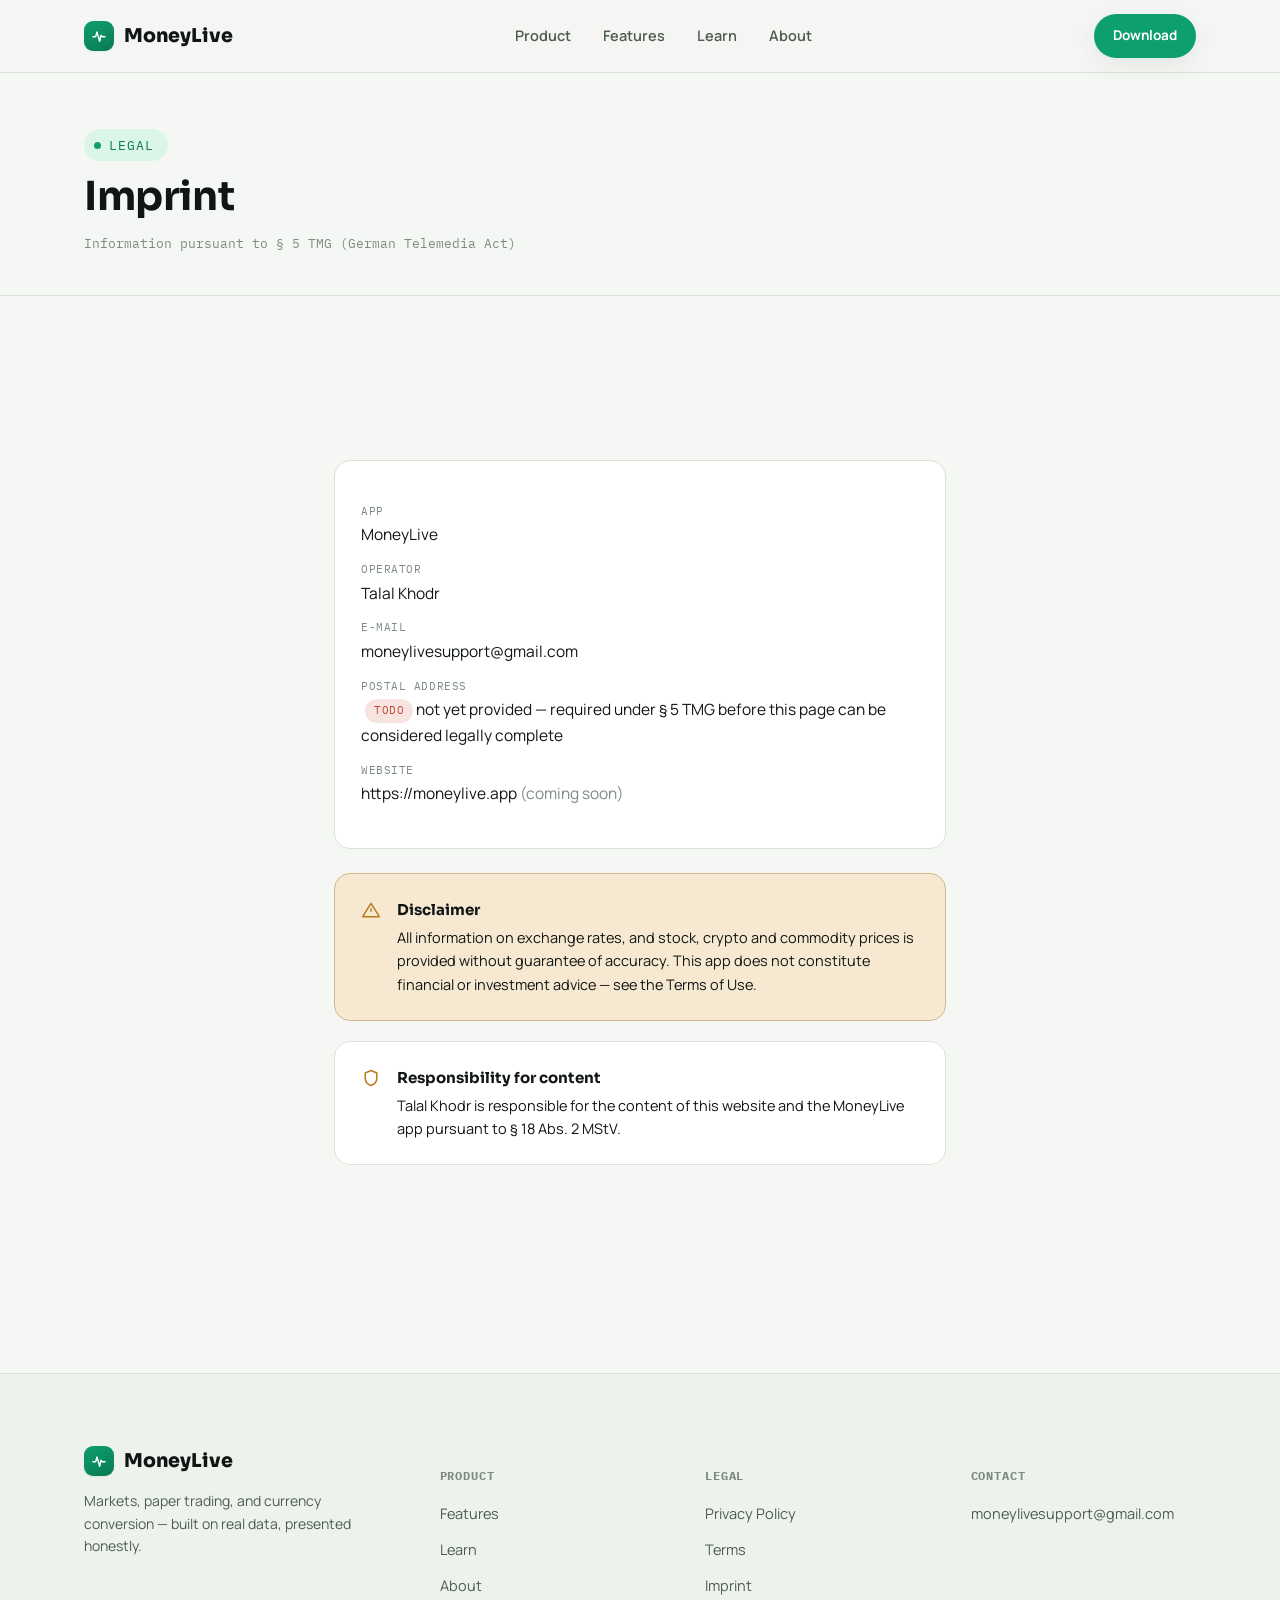
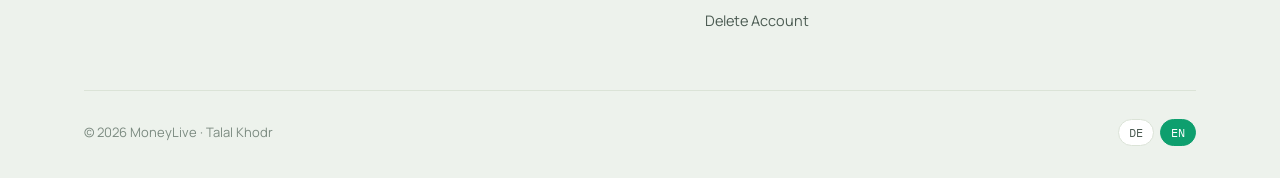
<file: imprint/index.html>
<!DOCTYPE html>
<html lang="en">
<head>
<meta charset="UTF-8">
<meta name="viewport" content="width=device-width, initial-scale=1">
<title>MoneyLive Imprint</title>
<meta name="description" content="Legal notice for MoneyLive pursuant to § 5 TMG.">
<link rel="canonical" href="https://moneylive-legal.pages.dev/imprint/">
<meta property="og:type" content="website">
<meta property="og:title" content="MoneyLive Imprint">
<meta property="og:description" content="Legal notice for MoneyLive pursuant to § 5 TMG.">
<meta property="og:url" content="https://moneylive-legal.pages.dev/imprint/">
<meta name="twitter:card" content="summary">
<meta name="twitter:title" content="MoneyLive Imprint">
<meta name="twitter:description" content="Legal notice for MoneyLive pursuant to § 5 TMG.">
<meta name="theme-color" content="#0e9f6e">
<link rel="icon" type="image/svg+xml" href="data:image/svg+xml,%3Csvg xmlns='http://www.w3.org/2000/svg' viewBox='0 0 32 32'%3E%3Crect width='32' height='32' rx='8' fill='%230e9f6e'/%3E%3Cpath d='M6 18h4l3-9 5 16 3-11 2 4h5' stroke='white' stroke-width='2.4' fill='none' stroke-linecap='round' stroke-linejoin='round'/%3E%3C/svg%3E">
<link rel="apple-touch-icon" href="/assets/icons/apple-touch-icon.png">
<link rel="stylesheet" href="/assets/css/style.css">
<script>(function(){try{var s=localStorage.getItem('ml-lang');var l=s||(navigator.language||'en').slice(0,2);document.documentElement.lang=(l==='de')?'de':'en';}catch(e){}})();</script>
</head>
<body>
<a class="skip-link" href="#main"><span data-lang="en">Skip to content</span><span data-lang="de">Zum Inhalt springen</span></a>

<nav class="site-nav" aria-label="Main">
  <div class="wrap">
    <a class="brand" href="/">
      <span class="brand-mark"><svg viewBox="0 0 24 24" width="16" height="16" fill="none" stroke="white" stroke-width="2.2" stroke-linecap="round" stroke-linejoin="round"><path d="M3 13h4l2-7 4 14 2-9 2 2h4"/></svg></span>
      MoneyLive
    </a>
    <button class="nav-toggle" aria-label="Toggle menu" aria-expanded="false"><span></span></button>
    <div class="nav-links">
      <a href="/#product"><span data-lang="en">Product</span><span data-lang="de">Produkt</span></a>
      <a href="/features/"><span data-lang="en">Features</span><span data-lang="de">Funktionen</span></a>
      <a href="/#learning"><span data-lang="en">Learn</span><span data-lang="de">Lernen</span></a>
      <a href="/about/"><span data-lang="en">About</span><span data-lang="de">Über uns</span></a>
    </div>
    <div class="nav-right">
      <a class="btn btn-primary btn-sm" href="/#download"><span data-lang="en">Download</span><span data-lang="de">Herunterladen</span></a>
    </div>
  </div>
</nav>

<main id="main">
  <header class="legal-hero">
    <div class="wrap">
      <div class="eyebrow"><span class="dot"></span><span data-lang="en">Legal</span><span data-lang="de">Rechtliches</span></div>
      <h1><span data-lang="en">Imprint</span><span data-lang="de">Impressum</span></h1>
      <p class="legal-updated"><span data-lang="en">Information pursuant to § 5 TMG (German Telemedia Act)</span><span data-lang="de">Angaben gemäß § 5 TMG</span></p>
    </div>
  </header>

  <section>
    <div class="wrap" style="max-width:var(--measure);padding:56px 24px 100px;">
      <div class="imprint-card reveal">
        <dl>
          <dt data-lang="en">App</dt><dt data-lang="de">App</dt>
          <dd>MoneyLive</dd>
          <dt data-lang="en">Operator</dt><dt data-lang="de">Betreiber</dt>
          <dd>Talal Khodr</dd>
          <dt>E-Mail</dt>
          <dd><a class="inline-link" href="mailto:moneylivesupport@gmail.com">moneylivesupport@gmail.com</a></dd>
          <dt data-lang="en">Postal address</dt><dt data-lang="de">Ladungsfähige Anschrift</dt>
          <dd><span class="status-pill status-todo">TODO</span> <span data-lang="en">not yet provided — required under § 5 TMG before this page can be considered legally complete</span><span data-lang="de">noch nicht angegeben — gemäß § 5 TMG vor Veröffentlichung erforderlich</span></dd>
          <dt data-lang="en">Website</dt><dt data-lang="de">Website</dt>
          <dd>https://moneylive.app <span style="color:var(--text-faint);">(<span data-lang="en">coming soon</span><span data-lang="de">in Kürze</span>)</span></dd>
        </dl>
      </div>

      <div class="callout amber reveal" data-delay="1">
        <svg viewBox="0 0 24 24" width="20" height="20" fill="none" stroke="currentColor" stroke-width="1.8"><path d="M12 4 2 20h20L12 4Z" stroke-linejoin="round"/><path d="M12 10v4"/><path d="M12 17h.01"/></svg>
        <p>
          <strong data-lang="en">Disclaimer</strong><strong data-lang="de">Haftungsausschluss</strong>
          <span data-lang="en">All information on exchange rates, and stock, crypto and commodity prices is provided without guarantee of accuracy. This app does not constitute financial or investment advice — see the <a class="inline-link" href="/terms/">Terms of Use</a>.</span>
          <span data-lang="de">Alle Angaben zu Wechselkursen sowie Aktien-, Krypto- und Rohstoffkursen erfolgen ohne Gewähr auf Richtigkeit. Diese App stellt keine Finanz- oder Anlageberatung dar — siehe <a class="inline-link" href="/terms/">Nutzungsbedingungen</a>.</span>
        </p>
      </div>

      <div class="callout reveal" data-delay="2" style="margin-top:20px;">
        <svg viewBox="0 0 24 24" width="20" height="20" fill="none" stroke="currentColor" stroke-width="1.8"><path d="M12 3l7 3v6c0 5-3.4 7.8-7 9-3.6-1.2-7-4-7-9V6l7-3Z"/></svg>
        <p>
          <strong data-lang="en">Responsibility for content</strong><strong data-lang="de">Verantwortlich für den Inhalt</strong>
          <span data-lang="en">Talal Khodr is responsible for the content of this website and the MoneyLive app pursuant to § 18 Abs. 2 MStV.</span>
          <span data-lang="de">Talal Khodr ist verantwortlich für den Inhalt dieser Website und der MoneyLive-App gemäß § 18 Abs. 2 MStV.</span>
        </p>
      </div>
    </div>
  </section>
</main>

<footer class="site-footer">
  <div class="wrap">
    <div class="footer-top">
      <div class="footer-brand">
        <a class="brand" href="/">
          <span class="brand-mark"><svg viewBox="0 0 24 24" width="16" height="16" fill="none" stroke="white" stroke-width="2.2" stroke-linecap="round" stroke-linejoin="round"><path d="M3 13h4l2-7 4 14 2-9 2 2h4"/></svg></span>
          MoneyLive
        </a>
        <p><span data-lang="en">Markets, paper trading, and currency conversion — built on real data, presented honestly.</span><span data-lang="de">Märkte, Paper Trading und Währungsumrechnung — auf echten Daten aufgebaut, ehrlich dargestellt.</span></p>
      </div>
      <div class="footer-col">
        <h5 data-lang="en">Product</h5><h5 data-lang="de">Produkt</h5>
        <ul>
          <li><a href="/features/"><span data-lang="en">Features</span><span data-lang="de">Funktionen</span></a></li>
          <li><a href="/#learning"><span data-lang="en">Learn</span><span data-lang="de">Lernen</span></a></li>
          <li><a href="/about/"><span data-lang="en">About</span><span data-lang="de">Über uns</span></a></li>
        </ul>
      </div>
      <div class="footer-col">
        <h5 data-lang="en">Legal</h5><h5 data-lang="de">Rechtliches</h5>
        <ul>
          <li><a href="/privacy/"><span data-lang="en">Privacy Policy</span><span data-lang="de">Datenschutz</span></a></li>
          <li><a href="/terms/"><span data-lang="en">Terms</span><span data-lang="de">Nutzungsbedingungen</span></a></li>
          <li><a href="/imprint/"><span data-lang="en">Imprint</span><span data-lang="de">Impressum</span></a></li>
          <li><a href="/delete-account/"><span data-lang="en">Delete Account</span><span data-lang="de">Konto löschen</span></a></li>
        </ul>
      </div>
      <div class="footer-col">
        <h5 data-lang="en">Contact</h5><h5 data-lang="de">Kontakt</h5>
        <ul><li><a href="mailto:moneylivesupport@gmail.com">moneylivesupport@gmail.com</a></li></ul>
      </div>
    </div>
    <div class="footer-bottom">
      <span>© <span data-year>2026</span> MoneyLive · Talal Khodr</span>
      <div class="lang-switch" role="group" aria-label="Language">
        <button type="button" data-lang-btn="de">DE</button>
        <button type="button" data-lang-btn="en">EN</button>
      </div>
    </div>
  </div>
</footer>

<script src="/assets/js/main.js"></script>
<script>
(function(){
  var KEY='ml-lang';
  function apply(l){ document.documentElement.lang=l; document.querySelectorAll('[data-lang-btn]').forEach(function(b){b.classList.toggle('active', b.getAttribute('data-lang-btn')===l);}); try{localStorage.setItem(KEY,l);}catch(e){} }
  document.querySelectorAll('[data-lang-btn]').forEach(function(b){ b.addEventListener('click', function(){ apply(b.getAttribute('data-lang-btn')); }); });
  apply(document.documentElement.lang || 'en');
})();
</script>
</body>
</html>
</file>
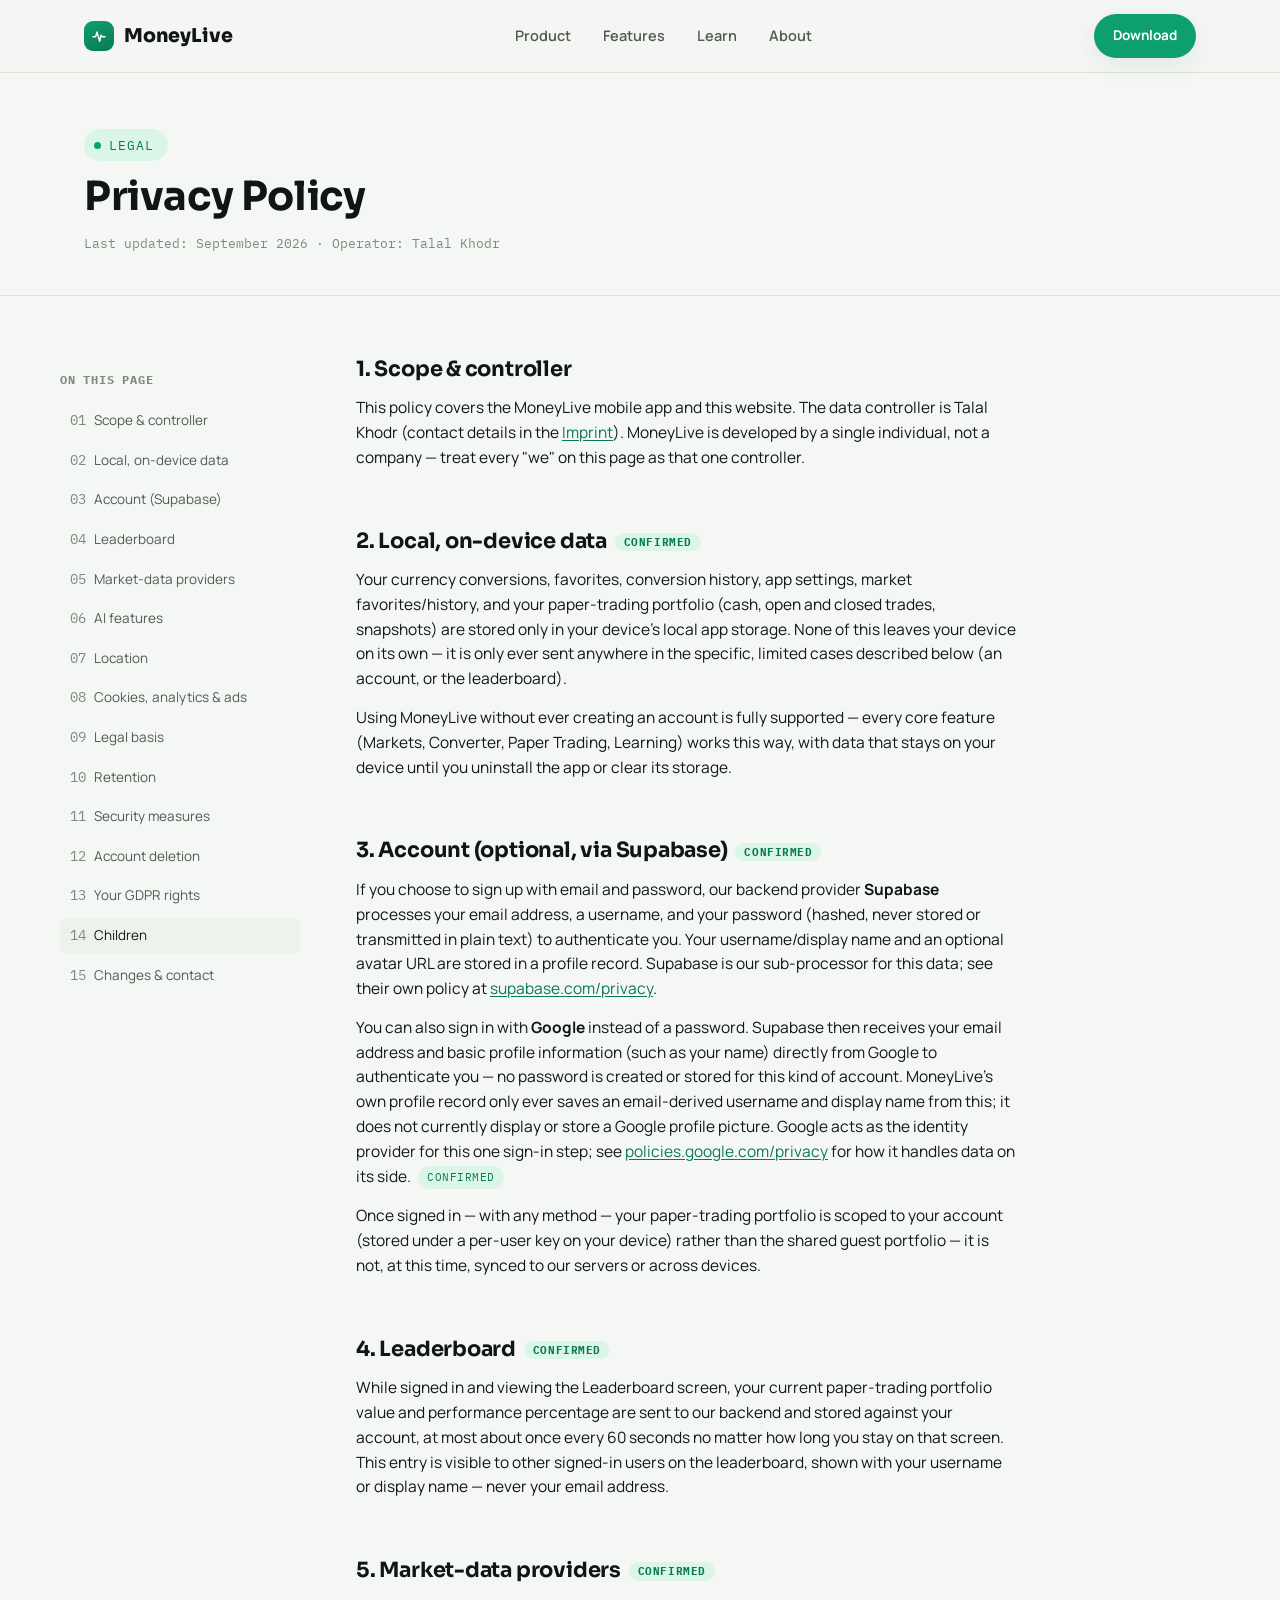
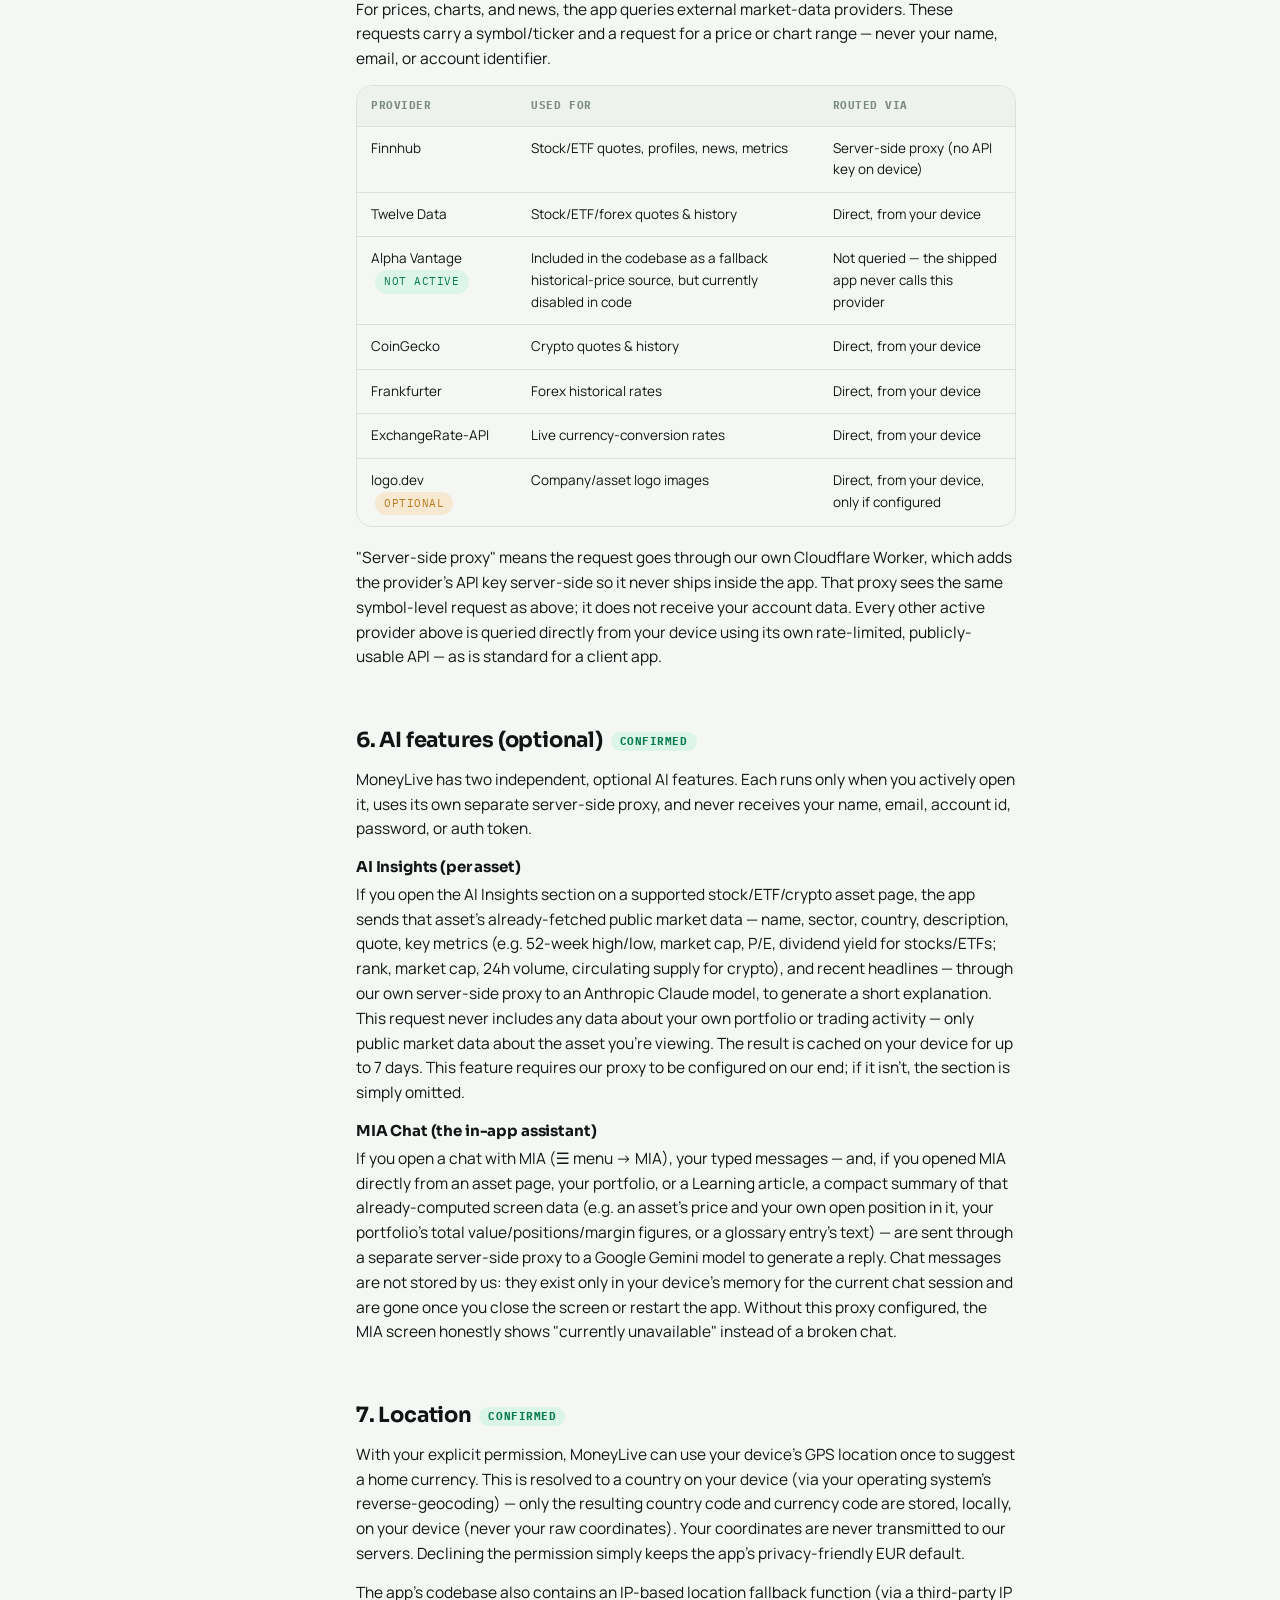
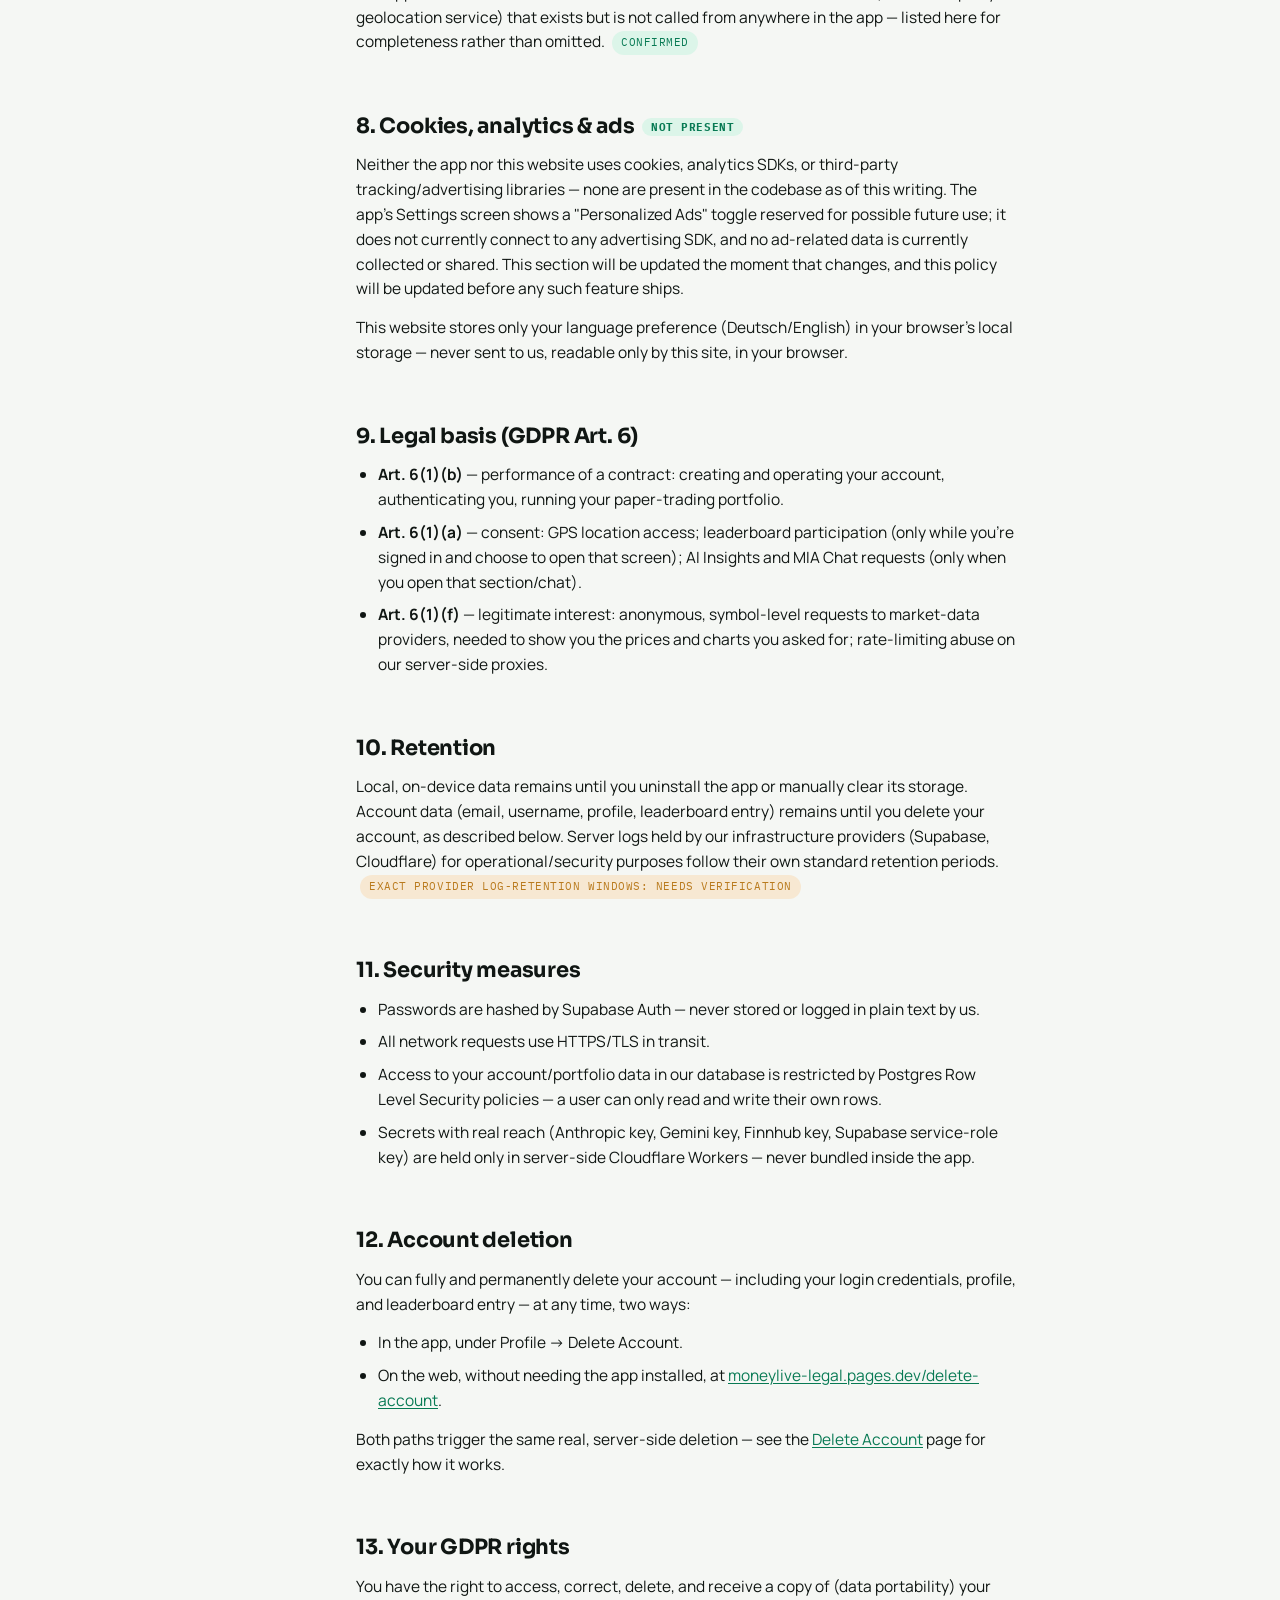
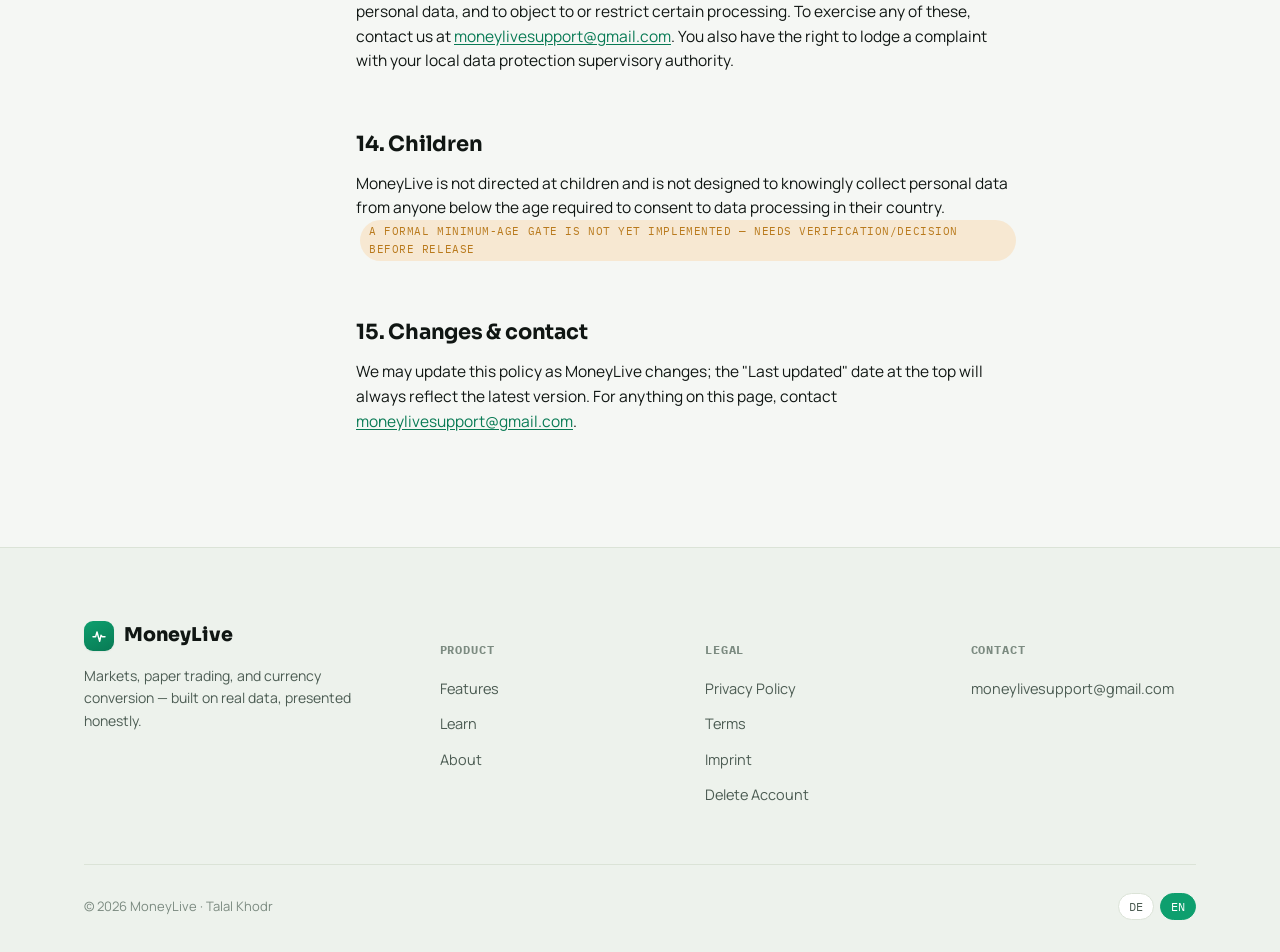
<file: privacy/index.html>
<!DOCTYPE html>
<html lang="en">
<head>
<meta charset="UTF-8">
<meta name="viewport" content="width=device-width, initial-scale=1">
<title>MoneyLive Privacy Policy</title>
<meta name="description" content="How MoneyLive handles data: what stays on your device, what an account sends to Supabase, which market-data providers are queried, and your GDPR rights.">
<link rel="canonical" href="https://moneylive-legal.pages.dev/privacy/">
<meta property="og:type" content="website">
<meta property="og:title" content="MoneyLive Privacy Policy">
<meta property="og:description" content="How MoneyLive handles data: what stays on your device, what an account sends to Supabase, which market-data providers are queried, and your GDPR rights.">
<meta property="og:url" content="https://moneylive-legal.pages.dev/privacy/">
<meta name="twitter:card" content="summary">
<meta name="twitter:title" content="MoneyLive Privacy Policy">
<meta name="twitter:description" content="How MoneyLive handles data: what stays on your device, what an account sends to Supabase, which market-data providers are queried, and your GDPR rights.">
<meta name="theme-color" content="#0e9f6e">
<link rel="icon" type="image/svg+xml" href="data:image/svg+xml,%3Csvg xmlns='http://www.w3.org/2000/svg' viewBox='0 0 32 32'%3E%3Crect width='32' height='32' rx='8' fill='%230e9f6e'/%3E%3Cpath d='M6 18h4l3-9 5 16 3-11 2 4h5' stroke='white' stroke-width='2.4' fill='none' stroke-linecap='round' stroke-linejoin='round'/%3E%3C/svg%3E">
<link rel="apple-touch-icon" href="/assets/icons/apple-touch-icon.png">
<link rel="stylesheet" href="/assets/css/style.css">
<script>(function(){try{var s=localStorage.getItem('ml-lang');var l=s||(navigator.language||'en').slice(0,2);document.documentElement.lang=(l==='de')?'de':'en';}catch(e){}})();</script>
</head>
<body>
<a class="skip-link" href="#main"><span data-lang="en">Skip to content</span><span data-lang="de">Zum Inhalt springen</span></a>

<nav class="site-nav" aria-label="Main">
  <div class="wrap">
    <a class="brand" href="/">
      <span class="brand-mark"><svg viewBox="0 0 24 24" width="16" height="16" fill="none" stroke="white" stroke-width="2.2" stroke-linecap="round" stroke-linejoin="round"><path d="M3 13h4l2-7 4 14 2-9 2 2h4"/></svg></span>
      MoneyLive
    </a>
    <button class="nav-toggle" aria-label="Toggle menu" aria-expanded="false"><span></span></button>
    <div class="nav-links">
      <a href="/#product"><span data-lang="en">Product</span><span data-lang="de">Produkt</span></a>
      <a href="/features/"><span data-lang="en">Features</span><span data-lang="de">Funktionen</span></a>
      <a href="/#learning"><span data-lang="en">Learn</span><span data-lang="de">Lernen</span></a>
      <a href="/about/"><span data-lang="en">About</span><span data-lang="de">Über uns</span></a>
    </div>
    <div class="nav-right">
      <a class="btn btn-primary btn-sm" href="/#download"><span data-lang="en">Download</span><span data-lang="de">Herunterladen</span></a>
    </div>
  </div>
</nav>

<main id="main">
  <header class="legal-hero">
    <div class="wrap">
      <div class="eyebrow"><span class="dot"></span><span data-lang="en">Legal</span><span data-lang="de">Rechtliches</span></div>
      <h1><span data-lang="en">Privacy Policy</span><span data-lang="de">Datenschutzerklärung</span></h1>
      <p class="legal-updated"><span data-lang="en">Last updated</span><span data-lang="de">Stand</span>: September 2026 · <span data-lang="en">Operator</span><span data-lang="de">Betreiber</span>: Talal Khodr</p>
    </div>
  </header>

  <div class="wrap legal-layout">
    <aside class="legal-toc" aria-label="Table of contents">
      <h5><span data-lang="en">On this page</span><span data-lang="de">Auf dieser Seite</span></h5>
      <ol>
        <li><a href="#scope"><span data-lang="en">Scope &amp; controller</span><span data-lang="de">Geltungsbereich &amp; Verantwortlicher</span></a></li>
        <li><a href="#local"><span data-lang="en">Local, on-device data</span><span data-lang="de">Lokale Daten auf deinem Gerät</span></a></li>
        <li><a href="#account"><span data-lang="en">Account (Supabase)</span><span data-lang="de">Konto (Supabase)</span></a></li>
        <li><a href="#leaderboard"><span data-lang="en">Leaderboard</span><span data-lang="de">Bestenliste</span></a></li>
        <li><a href="#market-data"><span data-lang="en">Market-data providers</span><span data-lang="de">Marktdaten-Anbieter</span></a></li>
        <li><a href="#ai"><span data-lang="en">AI features</span><span data-lang="de">KI-Funktionen</span></a></li>
        <li><a href="#location"><span data-lang="en">Location</span><span data-lang="de">Standort</span></a></li>
        <li><a href="#cookies"><span data-lang="en">Cookies, analytics &amp; ads</span><span data-lang="de">Cookies, Analyse &amp; Werbung</span></a></li>
        <li><a href="#basis"><span data-lang="en">Legal basis</span><span data-lang="de">Rechtsgrundlagen</span></a></li>
        <li><a href="#retention"><span data-lang="en">Retention</span><span data-lang="de">Speicherdauer</span></a></li>
        <li><a href="#security"><span data-lang="en">Security measures</span><span data-lang="de">Sicherheitsmaßnahmen</span></a></li>
        <li><a href="#deletion"><span data-lang="en">Account deletion</span><span data-lang="de">Kontolöschung</span></a></li>
        <li><a href="#rights"><span data-lang="en">Your GDPR rights</span><span data-lang="de">Deine Rechte (DSGVO)</span></a></li>
        <li><a href="#children"><span data-lang="en">Children</span><span data-lang="de">Kinder</span></a></li>
        <li><a href="#changes"><span data-lang="en">Changes &amp; contact</span><span data-lang="de">Änderungen &amp; Kontakt</span></a></li>
      </ol>
    </aside>

    <div class="legal-body">

      <section id="scope">
        <h2><span data-lang="en">1. Scope &amp; controller</span><span data-lang="de">1. Geltungsbereich &amp; Verantwortlicher</span></h2>
        <p><span data-lang="en">This policy covers the MoneyLive mobile app and this website. The data controller is Talal Khodr (contact details in the <a class="inline-link" href="/imprint/">Imprint</a>). MoneyLive is developed by a single individual, not a company — treat every "we" on this page as that one controller.</span>
        <span data-lang="de">Diese Erklärung gilt für die MoneyLive-App und diese Website. Verantwortlicher ist Talal Khodr (Kontaktdaten im <a class="inline-link" href="/imprint/">Impressum</a>). MoneyLive wird von einer Einzelperson entwickelt, nicht von einem Unternehmen — jedes „wir" auf dieser Seite meint diese eine verantwortliche Person.</span></p>
      </section>

      <section id="local">
        <h2><span data-lang="en">2. Local, on-device data <span class="status-pill status-confirmed">Confirmed</span></span><span data-lang="de">2. Lokale Daten auf deinem Gerät <span class="status-pill status-confirmed">Bestätigt</span></span></h2>
        <p><span data-lang="en">Your currency conversions, favorites, conversion history, app settings, market favorites/history, and your paper-trading portfolio (cash, open and closed trades, snapshots) are stored only in your device's local app storage. None of this leaves your device on its own — it is only ever sent anywhere in the specific, limited cases described below (an account, or the leaderboard).</span>
        <span data-lang="de">Deine Währungsumrechnungen, Favoriten, dein Umrechnungsverlauf, App-Einstellungen, Markt-Favoriten/-Verlauf und dein Paper-Trading-Portfolio (Kapital, offene und geschlossene Trades, Snapshots) werden ausschließlich im lokalen App-Speicher deines Geräts gespeichert. Nichts davon verlässt von selbst dein Gerät — es wird nur in den unten beschriebenen, klar begrenzten Fällen übertragen (ein Konto, oder die Bestenliste).</span></p>
        <p><span data-lang="en">Using MoneyLive without ever creating an account is fully supported — every core feature (Markets, Converter, Paper Trading, Learning) works this way, with data that stays on your device until you uninstall the app or clear its storage.</span>
        <span data-lang="de">MoneyLive lässt sich vollständig ohne Konto nutzen — jede Kernfunktion (Märkte, Umrechner, Paper Trading, Lernen) funktioniert so, mit Daten, die auf deinem Gerät bleiben, bis du die App deinstallierst oder ihren Speicher löschst.</span></p>
      </section>

      <section id="account">
        <h2><span data-lang="en">3. Account (optional, via Supabase) <span class="status-pill status-confirmed">Confirmed</span></span><span data-lang="de">3. Konto (optional, über Supabase) <span class="status-pill status-confirmed">Bestätigt</span></span></h2>
        <p><span data-lang="en">If you choose to sign up with email and password, our backend provider <strong>Supabase</strong> processes your email address, a username, and your password (hashed, never stored or transmitted in plain text) to authenticate you. Your username/display name and an optional avatar URL are stored in a profile record. Supabase is our sub-processor for this data; see their own policy at <a class="inline-link" href="https://supabase.com/privacy" target="_blank" rel="noopener">supabase.com/privacy</a>.</span>
        <span data-lang="de">Wenn du dich mit E-Mail und Passwort registrierst, verarbeitet unser Backend-Anbieter <strong>Supabase</strong> deine E-Mail-Adresse, einen Benutzernamen und dein Passwort (gehasht, niemals im Klartext gespeichert oder übertragen) zur Authentifizierung. Benutzername/Anzeigename und optional eine Avatar-URL werden in einem Profil-Datensatz gespeichert. Supabase ist unser Auftragsverarbeiter für diese Daten; siehe deren eigene Erklärung unter <a class="inline-link" href="https://supabase.com/privacy" target="_blank" rel="noopener">supabase.com/privacy</a>.</span></p>
        <p><span data-lang="en">You can also sign in with <strong>Google</strong> instead of a password. Supabase then receives your email address and basic profile information (such as your name) directly from Google to authenticate you — no password is created or stored for this kind of account. MoneyLive's own profile record only ever saves an email-derived username and display name from this; it does not currently display or store a Google profile picture. Google acts as the identity provider for this one sign-in step; see <a class="inline-link" href="https://policies.google.com/privacy" target="_blank" rel="noopener">policies.google.com/privacy</a> for how it handles data on its side. <span class="status-pill status-confirmed">Confirmed</span></span>
        <span data-lang="de">Du kannst dich auch mit <strong>Google</strong> statt mit einem Passwort anmelden. Supabase erhält dabei deine E-Mail-Adresse und grundlegende Profilinformationen (z.&nbsp;B. deinen Namen) direkt von Google, um dich zu authentifizieren — für diese Art von Konto wird kein Passwort angelegt oder gespeichert. Der eigene Profil-Datensatz von MoneyLive speichert davon nur einen aus der E-Mail abgeleiteten Benutzer- und Anzeigenamen — ein Google-Profilbild wird aktuell nicht angezeigt oder gespeichert. Google fungiert bei diesem einen Anmeldeschritt als Identitätsanbieter; siehe <a class="inline-link" href="https://policies.google.com/privacy" target="_blank" rel="noopener">policies.google.com/privacy</a> für die Datenverarbeitung auf deren Seite. <span class="status-pill status-confirmed">Bestätigt</span></span></p>
        <p><span data-lang="en">Once signed in — with any method — your paper-trading portfolio is scoped to your account (stored under a per-user key on your device) rather than the shared guest portfolio — it is not, at this time, synced to our servers or across devices.</span>
        <span data-lang="de">Nach der Anmeldung — mit jeder Methode — ist dein Paper-Trading-Portfolio deinem Konto zugeordnet (unter einem kontospezifischen Schlüssel auf deinem Gerät gespeichert) statt dem geteilten Gast-Portfolio — es wird derzeit nicht mit unseren Servern oder geräteübergreifend synchronisiert.</span></p>
      </section>

      <section id="leaderboard">
        <h2><span data-lang="en">4. Leaderboard <span class="status-pill status-confirmed">Confirmed</span></span><span data-lang="de">4. Bestenliste <span class="status-pill status-confirmed">Bestätigt</span></span></h2>
        <p><span data-lang="en">While signed in and viewing the Leaderboard screen, your current paper-trading portfolio value and performance percentage are sent to our backend and stored against your account, at most about once every 60 seconds no matter how long you stay on that screen. This entry is visible to other signed-in users on the leaderboard, shown with your username or display name — never your email address.</span>
        <span data-lang="de">Wenn du angemeldet bist und den Bestenlisten-Bildschirm öffnest, werden dein aktueller Paper-Trading-Portfoliowert und deine Performance in Prozent an unser Backend übermittelt und deinem Konto zugeordnet gespeichert — höchstens etwa einmal alle 60 Sekunden, unabhängig davon, wie lange du auf diesem Bildschirm bleibst. Dieser Eintrag ist für andere angemeldete Nutzer der Bestenliste sichtbar, angezeigt mit deinem Benutzer- oder Anzeigenamen — niemals deiner E-Mail-Adresse.</span></p>
      </section>

      <section id="market-data">
        <h2><span data-lang="en">5. Market-data providers <span class="status-pill status-confirmed">Confirmed</span></span><span data-lang="de">5. Marktdaten-Anbieter <span class="status-pill status-confirmed">Bestätigt</span></span></h2>
        <p><span data-lang="en">For prices, charts, and news, the app queries external market-data providers. These requests carry a symbol/ticker and a request for a price or chart range — never your name, email, or account identifier.</span>
        <span data-lang="de">Für Kurse, Charts und News fragt die App externe Marktdaten-Anbieter ab. Diese Anfragen enthalten ein Symbol/Ticker und die Anfrage nach einem Kurs oder Chart-Zeitraum — niemals deinen Namen, deine E-Mail oder eine Konto-Kennung.</span></p>
        <div class="data-table-wrap">
          <table class="data-table">
            <thead><tr>
              <th><span data-lang="en">Provider</span><span data-lang="de">Anbieter</span></th>
              <th><span data-lang="en">Used for</span><span data-lang="de">Verwendung für</span></th>
              <th><span data-lang="en">Routed via</span><span data-lang="de">Weg</span></th>
            </tr></thead>
            <tbody>
              <tr><td>Finnhub</td><td><span data-lang="en">Stock/ETF quotes, profiles, news, metrics</span><span data-lang="de">Aktien-/ETF-Kurse, Profile, News, Kennzahlen</span></td><td><span data-lang="en">Server-side proxy (no API key on device)</span><span data-lang="de">Server-seitiger Proxy (kein API-Key auf dem Gerät)</span></td></tr>
              <tr><td>Twelve Data</td><td><span data-lang="en">Stock/ETF/forex quotes &amp; history</span><span data-lang="de">Aktien-/ETF-/Devisenkurse &amp; Historie</span></td><td><span data-lang="en">Direct, from your device</span><span data-lang="de">Direkt, von deinem Gerät</span></td></tr>
              <tr><td>Alpha Vantage <span class="status-pill status-confirmed">Not active</span></td><td><span data-lang="en">Included in the codebase as a fallback historical-price source, but currently disabled in code</span><span data-lang="de">Im Code als Fallback-Quelle für historische Kurse vorhanden, aktuell im Code deaktiviert</span></td><td><span data-lang="en">Not queried — the shipped app never calls this provider</span><span data-lang="de">Wird nicht abgefragt — die veröffentlichte App ruft diesen Anbieter nie auf</span></td></tr>
              <tr><td>CoinGecko</td><td><span data-lang="en">Crypto quotes &amp; history</span><span data-lang="de">Krypto-Kurse &amp; Historie</span></td><td><span data-lang="en">Direct, from your device</span><span data-lang="de">Direkt, von deinem Gerät</span></td></tr>
              <tr><td>Frankfurter</td><td><span data-lang="en">Forex historical rates</span><span data-lang="de">Historische Devisenkurse</span></td><td><span data-lang="en">Direct, from your device</span><span data-lang="de">Direkt, von deinem Gerät</span></td></tr>
              <tr><td>ExchangeRate-API</td><td><span data-lang="en">Live currency-conversion rates</span><span data-lang="de">Live-Umrechnungskurse</span></td><td><span data-lang="en">Direct, from your device</span><span data-lang="de">Direkt, von deinem Gerät</span></td></tr>
              <tr><td>logo.dev <span class="status-pill status-verify">Optional</span></td><td><span data-lang="en">Company/asset logo images</span><span data-lang="de">Firmen-/Asset-Logos</span></td><td><span data-lang="en">Direct, from your device, only if configured</span><span data-lang="de">Direkt, von deinem Gerät, nur falls konfiguriert</span></td></tr>
            </tbody>
          </table>
        </div>
        <p><span data-lang="en">"Server-side proxy" means the request goes through our own Cloudflare Worker, which adds the provider's API key server-side so it never ships inside the app. That proxy sees the same symbol-level request as above; it does not receive your account data. Every other active provider above is queried directly from your device using its own rate-limited, publicly-usable API — as is standard for a client app.</span>
        <span data-lang="de">„Server-seitiger Proxy" bedeutet, dass die Anfrage über einen eigenen Cloudflare Worker läuft, der den API-Key des Anbieters serverseitig ergänzt, damit er niemals in der App enthalten ist. Dieser Proxy sieht dieselbe Symbol-Anfrage wie oben — er erhält keine Kontodaten. Alle anderen oben genannten, aktiven Anbieter werden direkt von deinem Gerät über deren eigene, ratenbegrenzte, öffentlich nutzbare API angefragt — wie bei einer Client-App üblich.</span></p>
      </section>

      <section id="ai">
        <h2><span data-lang="en">6. AI features (optional) <span class="status-pill status-confirmed">Confirmed</span></span><span data-lang="de">6. KI-Funktionen (optional) <span class="status-pill status-confirmed">Bestätigt</span></span></h2>
        <p><span data-lang="en">MoneyLive has two independent, optional AI features. Each runs only when you actively open it, uses its own separate server-side proxy, and never receives your name, email, account id, password, or auth token.</span>
        <span data-lang="de">MoneyLive hat zwei unabhängige, optionale KI-Funktionen. Jede läuft nur, wenn du sie aktiv öffnest, nutzt einen eigenen, separaten Server-Proxy und erhält niemals deinen Namen, deine E-Mail, eine Konto-ID, dein Passwort oder ein Auth-Token.</span></p>
        <h3 style="font-size:15px;margin:18px 0 6px;"><span data-lang="en">AI Insights (per asset)</span><span data-lang="de">KI-Einschätzung (je Asset)</span></h3>
        <p><span data-lang="en">If you open the AI Insights section on a supported stock/ETF/crypto asset page, the app sends that asset's already-fetched public market data — name, sector, country, description, quote, key metrics (e.g. 52-week high/low, market cap, P/E, dividend yield for stocks/ETFs; rank, market cap, 24h volume, circulating supply for crypto), and recent headlines — through our own server-side proxy to an Anthropic Claude model, to generate a short explanation. This request never includes any data about your own portfolio or trading activity — only public market data about the asset you're viewing. The result is cached on your device for up to 7 days. This feature requires our proxy to be configured on our end; if it isn't, the section is simply omitted.</span>
        <span data-lang="de">Wenn du den KI-Einschätzung-Bereich auf einer unterstützten Aktien-/ETF-/Krypto-Asset-Seite öffnest, sendet die App die bereits abgerufenen öffentlichen Marktdaten dieses Assets — Name, Sektor, Land, Beschreibung, Kurs, Kennzahlen (z. B. 52-Wochen-Hoch/-Tief, Marktkapitalisierung, KGV, Dividendenrendite bei Aktien/ETFs; Rang, Marktkapitalisierung, 24h-Volumen, Umlaufmenge bei Krypto) sowie aktuelle Schlagzeilen — über einen eigenen Server-Proxy an ein Claude-Modell von Anthropic, um eine kurze Erklärung zu erzeugen. Diese Anfrage enthält niemals Daten zu deinem eigenen Portfolio oder deiner Trading-Aktivität — nur öffentliche Marktdaten zum betrachteten Asset. Das Ergebnis wird bis zu 7 Tage auf deinem Gerät zwischengespeichert. Diese Funktion erfordert einen von uns konfigurierten Proxy; ist dieser nicht konfiguriert, entfällt der Bereich einfach.</span></p>
        <h3 style="font-size:15px;margin:18px 0 6px;"><span data-lang="en">MIA Chat (the in-app assistant)</span><span data-lang="de">MIA Chat (der Assistent in der App)</span></h3>
        <p><span data-lang="en">If you open a chat with MIA (☰ menu → MIA), your typed messages — and, if you opened MIA directly from an asset page, your portfolio, or a Learning article, a compact summary of that already-computed screen data (e.g. an asset's price and your own open position in it, your portfolio's total value/positions/margin figures, or a glossary entry's text) — are sent through a separate server-side proxy to a Google Gemini model to generate a reply. Chat messages are not stored by us: they exist only in your device's memory for the current chat session and are gone once you close the screen or restart the app. Without this proxy configured, the MIA screen honestly shows "currently unavailable" instead of a broken chat.</span>
        <span data-lang="de">Wenn du einen Chat mit MIA öffnest (☰ Menü → MIA), werden deine getippten Nachrichten — und, falls du MIA direkt von einer Asset-Seite, deinem Portfolio oder einem Lernartikel aus geöffnet hast, eine kompakte Zusammenfassung dieser bereits berechneten Bildschirmdaten (z. B. der Kurs eines Assets und deine eigene offene Position darin, Gesamtwert/Positionen/Margin-Kennzahlen deines Portfolios, oder der Text eines Glossareintrags) — über einen separaten Server-Proxy an ein Gemini-Modell von Google gesendet, um eine Antwort zu erzeugen. Chat-Nachrichten werden von uns nicht gespeichert: Sie bestehen nur im Arbeitsspeicher deines Geräts für die aktuelle Chat-Sitzung und sind weg, sobald du den Bildschirm schließt oder die App neu startest. Ist dieser Proxy nicht konfiguriert, zeigt der MIA-Bildschirm ehrlich „aktuell nicht verfügbar" statt eines defekten Chats.</span></p>
      </section>

      <section id="location">
        <h2><span data-lang="en">7. Location <span class="status-pill status-confirmed">Confirmed</span></span><span data-lang="de">7. Standort <span class="status-pill status-confirmed">Bestätigt</span></span></h2>
        <p><span data-lang="en">With your explicit permission, MoneyLive can use your device's GPS location once to suggest a home currency. This is resolved to a country on your device (via your operating system's reverse-geocoding) — only the resulting country code and currency code are stored, locally, on your device (never your raw coordinates). Your coordinates are never transmitted to our servers. Declining the permission simply keeps the app's privacy-friendly EUR default.</span>
        <span data-lang="de">Mit deiner ausdrücklichen Erlaubnis kann MoneyLive einmalig den GPS-Standort deines Geräts nutzen, um dir eine Heimatwährung vorzuschlagen. Dieser wird direkt auf deinem Gerät (über die Rückwärtsgeokodierung deines Betriebssystems) einem Land zugeordnet — nur der resultierende Ländercode und Währungscode werden lokal auf deinem Gerät gespeichert (niemals deine rohen Koordinaten). Deine Koordinaten werden niemals an unsere Server übertragen. Lehnst du die Berechtigung ab, bleibt einfach die datenschutzfreundliche Standardwährung EUR erhalten.</span></p>
        <p><span data-lang="en">The app's codebase also contains an IP-based location fallback function (via a third-party IP geolocation service) that exists but is not called from anywhere in the app — listed here for completeness rather than omitted. <span class="status-pill status-confirmed">Confirmed</span></span>
        <span data-lang="de">Der Code der App enthält außerdem eine IP-basierte Standort-Fallback-Funktion (über einen IP-Geolokalisierungs-Drittanbieter), die existiert, aber von keiner Stelle der App aufgerufen wird — der Vollständigkeit halber hier genannt statt weggelassen. <span class="status-pill status-confirmed">Bestätigt</span></span></p>
      </section>

      <section id="cookies">
        <h2><span data-lang="en">8. Cookies, analytics &amp; ads <span class="status-pill status-confirmed">Not present</span></span><span data-lang="de">8. Cookies, Analyse &amp; Werbung <span class="status-pill status-confirmed">Nicht vorhanden</span></span></h2>
        <p><span data-lang="en">Neither the app nor this website uses cookies, analytics SDKs, or third-party tracking/advertising libraries — none are present in the codebase as of this writing. The app's Settings screen shows a "Personalized Ads" toggle reserved for possible future use; it does not currently connect to any advertising SDK, and no ad-related data is currently collected or shared. This section will be updated the moment that changes, and this policy will be updated before any such feature ships.</span>
        <span data-lang="de">Weder die App noch diese Website verwenden Cookies, Analyse-SDKs oder Tracking-/Werbebibliotheken von Drittanbietern — keine sind zum Zeitpunkt dieser Fassung im Code enthalten. Der Einstellungen-Bildschirm der App zeigt einen Schalter „Personalisierte Anzeigen" für eine mögliche spätere Nutzung; er ist aktuell mit keinem Werbe-SDK verbunden, und es werden derzeit keine werbebezogenen Daten erhoben oder weitergegeben. Dieser Abschnitt wird aktualisiert, sobald sich das ändert — vor Einführung einer solchen Funktion wird diese Erklärung angepasst.</span></p>
        <p><span data-lang="en">This website stores only your language preference (Deutsch/English) in your browser's local storage — never sent to us, readable only by this site, in your browser.</span>
        <span data-lang="de">Diese Website speichert ausschließlich deine Sprachauswahl (Deutsch/English) im lokalen Speicher deines Browsers — wird niemals an uns gesendet, nur von dieser Website in deinem Browser lesbar.</span></p>
      </section>

      <section id="basis">
        <h2><span data-lang="en">9. Legal basis (GDPR Art. 6)</span><span data-lang="de">9. Rechtsgrundlagen (Art. 6 DSGVO)</span></h2>
        <ul>
          <li><span data-lang="en"><strong>Art. 6(1)(b)</strong> — performance of a contract: creating and operating your account, authenticating you, running your paper-trading portfolio.</span><span data-lang="de"><strong>Art. 6(1)(b)</strong> — Vertragserfüllung: Anlegen und Betrieb deines Kontos, Authentifizierung, Betrieb deines Paper-Trading-Portfolios.</span></li>
          <li><span data-lang="en"><strong>Art. 6(1)(a)</strong> — consent: GPS location access; leaderboard participation (only while you're signed in and choose to open that screen); AI Insights and MIA Chat requests (only when you open that section/chat).</span><span data-lang="de"><strong>Art. 6(1)(a)</strong> — Einwilligung: GPS-Standortzugriff; Teilnahme an der Bestenliste (nur während du angemeldet bist und diesen Bildschirm öffnest); Anfragen von KI-Einschätzung und MIA Chat (nur beim Öffnen dieses Bereichs/Chats).</span></li>
          <li><span data-lang="en"><strong>Art. 6(1)(f)</strong> — legitimate interest: anonymous, symbol-level requests to market-data providers, needed to show you the prices and charts you asked for; rate-limiting abuse on our server-side proxies.</span><span data-lang="de"><strong>Art. 6(1)(f)</strong> — berechtigtes Interesse: anonyme, symbolbasierte Anfragen an Marktdaten-Anbieter, notwendig, um dir die angefragten Kurse und Charts zu zeigen; Ratenbegrenzung gegen Missbrauch unserer Server-Proxys.</span></li>
        </ul>
      </section>

      <section id="retention">
        <h2><span data-lang="en">10. Retention</span><span data-lang="de">10. Speicherdauer</span></h2>
        <p><span data-lang="en">Local, on-device data remains until you uninstall the app or manually clear its storage. Account data (email, username, profile, leaderboard entry) remains until you delete your account, as described below. Server logs held by our infrastructure providers (Supabase, Cloudflare) for operational/security purposes follow their own standard retention periods. <span class="status-pill status-verify">Exact provider log-retention windows: needs verification</span></span>
        <span data-lang="de">Lokale Daten auf deinem Gerät bleiben bestehen, bis du die App deinstallierst oder ihren Speicher manuell löschst. Kontodaten (E-Mail, Benutzername, Profil, Bestenlisten-Eintrag) bleiben bestehen, bis du dein Konto löschst (siehe unten). Server-Logs unserer Infrastruktur-Anbieter (Supabase, Cloudflare) zu Betriebs-/Sicherheitszwecken folgen deren eigenen Standard-Aufbewahrungsfristen. <span class="status-pill status-verify">Genaue Log-Aufbewahrungsfristen der Anbieter: noch zu prüfen</span></span></p>
      </section>

      <section id="security">
        <h2><span data-lang="en">11. Security measures</span><span data-lang="de">11. Sicherheitsmaßnahmen</span></h2>
        <ul>
          <li><span data-lang="en">Passwords are hashed by Supabase Auth — never stored or logged in plain text by us.</span><span data-lang="de">Passwörter werden von Supabase Auth gehasht — niemals im Klartext von uns gespeichert oder geloggt.</span></li>
          <li><span data-lang="en">All network requests use HTTPS/TLS in transit.</span><span data-lang="de">Alle Netzwerkanfragen nutzen HTTPS/TLS bei der Übertragung.</span></li>
          <li><span data-lang="en">Access to your account/portfolio data in our database is restricted by Postgres Row Level Security policies — a user can only read and write their own rows.</span><span data-lang="de">Der Zugriff auf deine Konto-/Portfoliodaten in unserer Datenbank ist durch Postgres Row-Level-Security-Regeln beschränkt — ein Nutzer kann nur eigene Zeilen lesen und schreiben.</span></li>
          <li><span data-lang="en">Secrets with real reach (Anthropic key, Gemini key, Finnhub key, Supabase service-role key) are held only in server-side Cloudflare Workers — never bundled inside the app.</span><span data-lang="de">Secrets mit echter Reichweite (Anthropic-Key, Gemini-Key, Finnhub-Key, Supabase-Service-Role-Key) liegen ausschließlich in server-seitigen Cloudflare Workers — niemals in der App gebündelt.</span></li>
        </ul>
      </section>

      <section id="deletion">
        <h2><span data-lang="en">12. Account deletion</span><span data-lang="de">12. Kontolöschung</span></h2>
        <p><span data-lang="en">You can fully and permanently delete your account — including your login credentials, profile, and leaderboard entry — at any time, two ways:</span>
        <span data-lang="de">Du kannst dein Konto jederzeit vollständig und dauerhaft löschen — inklusive Anmeldedaten, Profil und Bestenlisten-Eintrag — auf zwei Wegen:</span></p>
        <ul>
          <li><span data-lang="en">In the app, under Profile → Delete Account.</span><span data-lang="de">In der App unter Profil → Konto löschen.</span></li>
          <li><span data-lang="en">On the web, without needing the app installed, at <a class="inline-link" href="/delete-account/">moneylive-legal.pages.dev/delete-account</a>.</span><span data-lang="de">Im Web, auch ohne installierte App, unter <a class="inline-link" href="/delete-account/">moneylive-legal.pages.dev/delete-account</a>.</span></li>
        </ul>
        <p><span data-lang="en">Both paths trigger the same real, server-side deletion — see the <a class="inline-link" href="/delete-account/">Delete Account</a> page for exactly how it works.</span>
        <span data-lang="de">Beide Wege lösen dieselbe echte, serverseitige Löschung aus — siehe die Seite <a class="inline-link" href="/delete-account/">Konto löschen</a> für die genaue Funktionsweise.</span></p>
      </section>

      <section id="rights">
        <h2><span data-lang="en">13. Your GDPR rights</span><span data-lang="de">13. Deine Rechte (DSGVO)</span></h2>
        <p><span data-lang="en">You have the right to access, correct, delete, and receive a copy of (data portability) your personal data, and to object to or restrict certain processing. To exercise any of these, contact us at <a class="inline-link" href="mailto:moneylivesupport@gmail.com">moneylivesupport@gmail.com</a>. You also have the right to lodge a complaint with your local data protection supervisory authority.</span>
        <span data-lang="de">Du hast das Recht auf Auskunft, Berichtigung, Löschung und Erhalt einer Kopie deiner personenbezogenen Daten (Datenübertragbarkeit) sowie das Recht auf Widerspruch oder Einschränkung bestimmter Verarbeitungen. Um eines dieser Rechte auszuüben, kontaktiere uns unter <a class="inline-link" href="mailto:moneylivesupport@gmail.com">moneylivesupport@gmail.com</a>. Du hast außerdem das Recht, dich bei deiner zuständigen Datenschutz-Aufsichtsbehörde zu beschweren.</span></p>
      </section>

      <section id="children">
        <h2><span data-lang="en">14. Children</span><span data-lang="de">14. Kinder</span></h2>
        <p><span data-lang="en">MoneyLive is not directed at children and is not designed to knowingly collect personal data from anyone below the age required to consent to data processing in their country. <span class="status-pill status-verify">A formal minimum-age gate is not yet implemented — needs verification/decision before release</span></span>
        <span data-lang="de">MoneyLive richtet sich nicht an Kinder und ist nicht darauf ausgelegt, wissentlich personenbezogene Daten von Personen unterhalb des in ihrem Land für eine Einwilligung erforderlichen Alters zu erheben. <span class="status-pill status-verify">Eine formale Altersgrenze ist noch nicht implementiert — vor Release zu klären</span></span></p>
      </section>

      <section id="changes">
        <h2><span data-lang="en">15. Changes &amp; contact</span><span data-lang="de">15. Änderungen &amp; Kontakt</span></h2>
        <p><span data-lang="en">We may update this policy as MoneyLive changes; the "Last updated" date at the top will always reflect the latest version. For anything on this page, contact <a class="inline-link" href="mailto:moneylivesupport@gmail.com">moneylivesupport@gmail.com</a>.</span>
        <span data-lang="de">Wir können diese Erklärung anpassen, wenn sich MoneyLive weiterentwickelt; das Datum „Stand" oben zeigt immer die aktuelle Fassung. Für alles auf dieser Seite: <a class="inline-link" href="mailto:moneylivesupport@gmail.com">moneylivesupport@gmail.com</a>.</span></p>
      </section>

    </div>
  </div>
</main>

<footer class="site-footer">
  <div class="wrap">
    <div class="footer-top">
      <div class="footer-brand">
        <a class="brand" href="/">
          <span class="brand-mark"><svg viewBox="0 0 24 24" width="16" height="16" fill="none" stroke="white" stroke-width="2.2" stroke-linecap="round" stroke-linejoin="round"><path d="M3 13h4l2-7 4 14 2-9 2 2h4"/></svg></span>
          MoneyLive
        </a>
        <p><span data-lang="en">Markets, paper trading, and currency conversion — built on real data, presented honestly.</span><span data-lang="de">Märkte, Paper Trading und Währungsumrechnung — auf echten Daten aufgebaut, ehrlich dargestellt.</span></p>
      </div>
      <div class="footer-col">
        <h5 data-lang="en">Product</h5><h5 data-lang="de">Produkt</h5>
        <ul>
          <li><a href="/features/"><span data-lang="en">Features</span><span data-lang="de">Funktionen</span></a></li>
          <li><a href="/#learning"><span data-lang="en">Learn</span><span data-lang="de">Lernen</span></a></li>
          <li><a href="/about/"><span data-lang="en">About</span><span data-lang="de">Über uns</span></a></li>
        </ul>
      </div>
      <div class="footer-col">
        <h5 data-lang="en">Legal</h5><h5 data-lang="de">Rechtliches</h5>
        <ul>
          <li><a href="/privacy/"><span data-lang="en">Privacy Policy</span><span data-lang="de">Datenschutz</span></a></li>
          <li><a href="/terms/"><span data-lang="en">Terms</span><span data-lang="de">Nutzungsbedingungen</span></a></li>
          <li><a href="/imprint/"><span data-lang="en">Imprint</span><span data-lang="de">Impressum</span></a></li>
          <li><a href="/delete-account/"><span data-lang="en">Delete Account</span><span data-lang="de">Konto löschen</span></a></li>
        </ul>
      </div>
      <div class="footer-col">
        <h5 data-lang="en">Contact</h5><h5 data-lang="de">Kontakt</h5>
        <ul><li><a href="mailto:moneylivesupport@gmail.com">moneylivesupport@gmail.com</a></li></ul>
      </div>
    </div>
    <div class="footer-bottom">
      <span>© <span data-year>2026</span> MoneyLive · Talal Khodr</span>
      <div class="lang-switch" role="group" aria-label="Language">
        <button type="button" data-lang-btn="de">DE</button>
        <button type="button" data-lang-btn="en">EN</button>
      </div>
    </div>
  </div>
</footer>

<script src="/assets/js/main.js"></script>
<script>
(function(){
  var KEY='ml-lang';
  function apply(l){ document.documentElement.lang=l; document.querySelectorAll('[data-lang-btn]').forEach(function(b){b.classList.toggle('active', b.getAttribute('data-lang-btn')===l);}); try{localStorage.setItem(KEY,l);}catch(e){} }
  document.querySelectorAll('[data-lang-btn]').forEach(function(b){ b.addEventListener('click', function(){ apply(b.getAttribute('data-lang-btn')); }); });
  apply(document.documentElement.lang || 'en');
})();
</script>
</body>
</html>
</file>
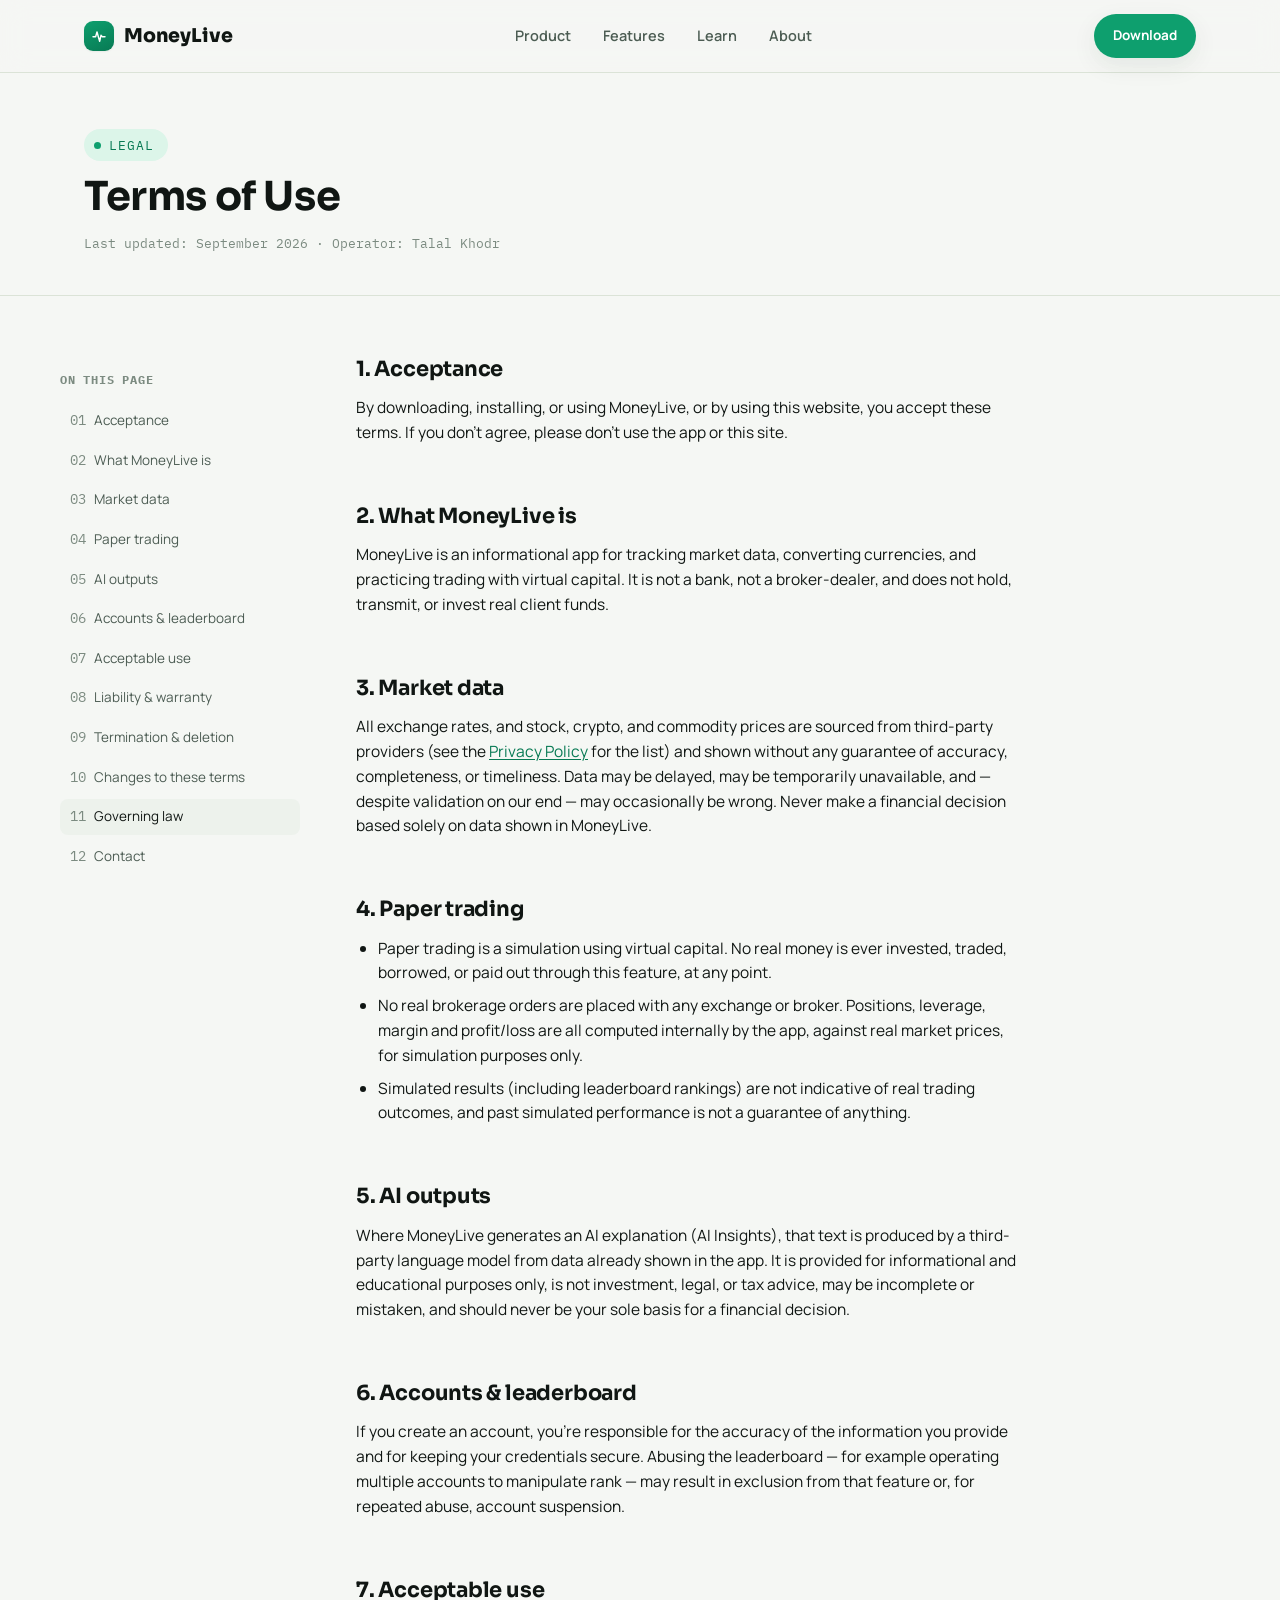
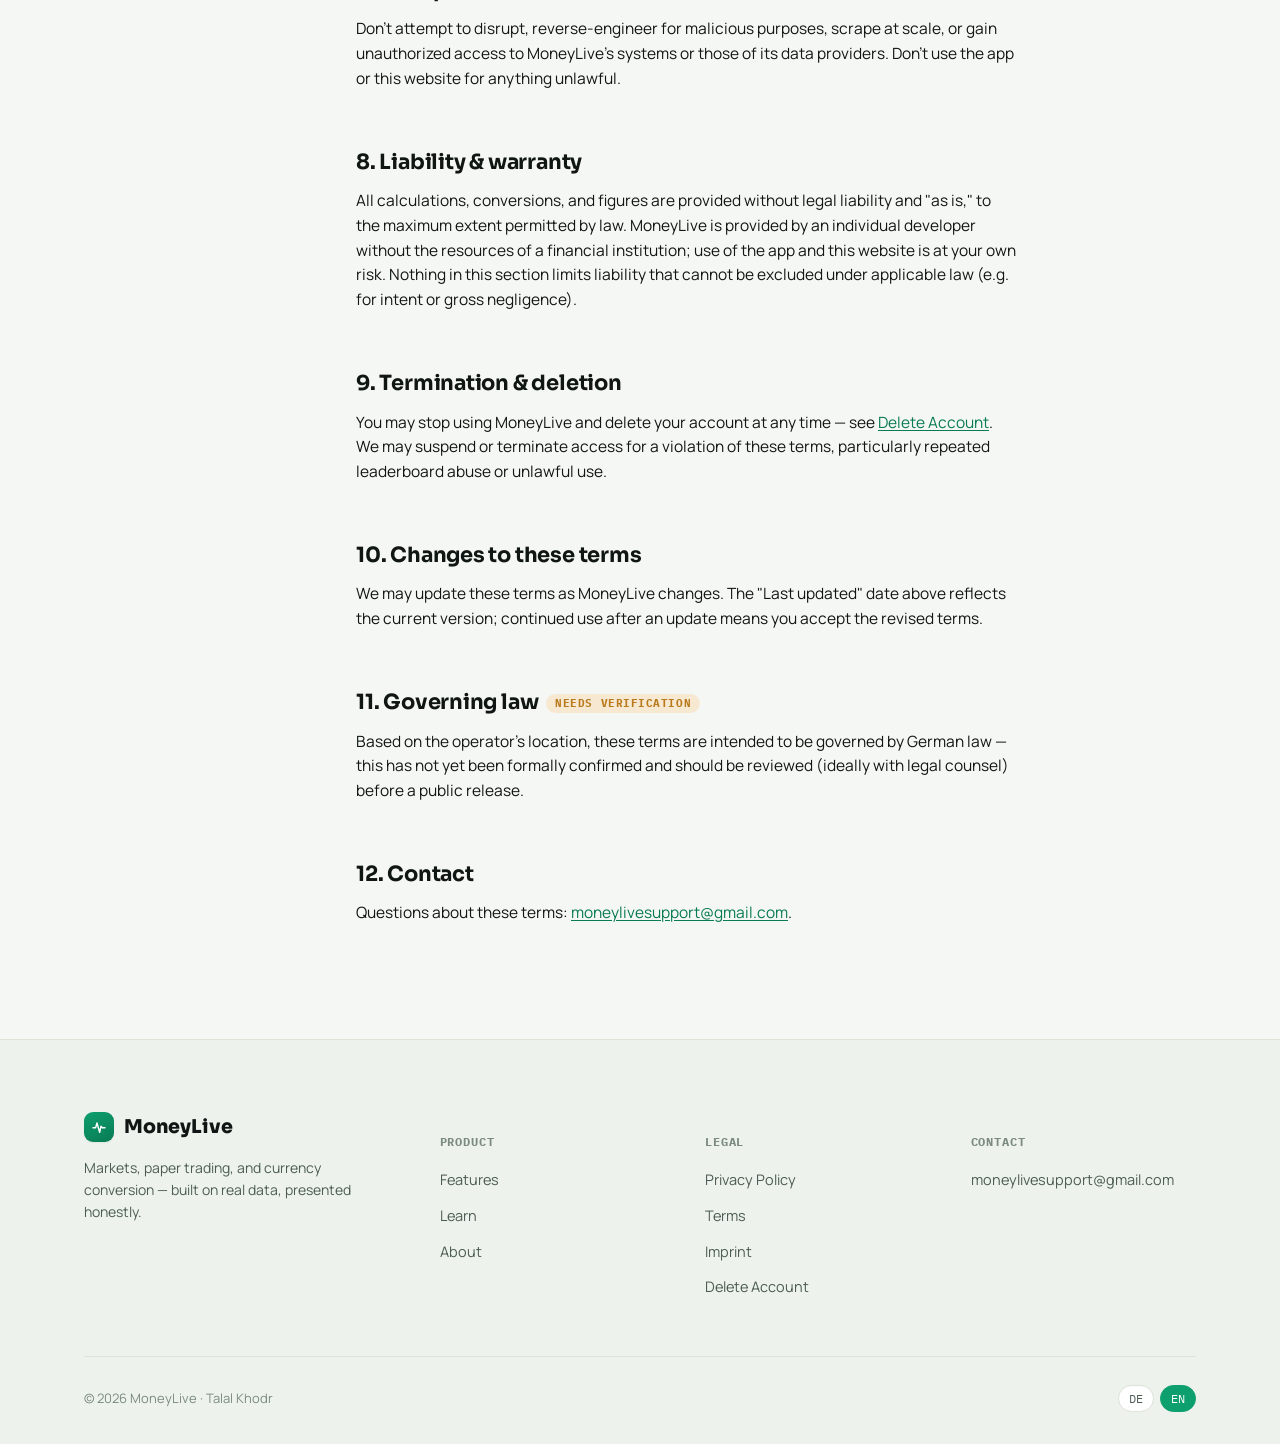
<file: terms/index.html>
<!DOCTYPE html>
<html lang="en">
<head>
<meta charset="UTF-8">
<meta name="viewport" content="width=device-width, initial-scale=1">
<title>MoneyLive Terms of Use</title>
<meta name="description" content="The terms for using MoneyLive: informational market data, simulated paper trading with no real money, and no investment advice.">
<link rel="canonical" href="https://moneylive-legal.pages.dev/terms/">
<meta property="og:type" content="website">
<meta property="og:title" content="MoneyLive Terms of Use">
<meta property="og:description" content="The terms for using MoneyLive: informational market data, simulated paper trading with no real money, and no investment advice.">
<meta property="og:url" content="https://moneylive-legal.pages.dev/terms/">
<meta name="twitter:card" content="summary">
<meta name="twitter:title" content="MoneyLive Terms of Use">
<meta name="twitter:description" content="The terms for using MoneyLive: informational market data, simulated paper trading with no real money, and no investment advice.">
<meta name="theme-color" content="#0e9f6e">
<link rel="icon" type="image/svg+xml" href="data:image/svg+xml,%3Csvg xmlns='http://www.w3.org/2000/svg' viewBox='0 0 32 32'%3E%3Crect width='32' height='32' rx='8' fill='%230e9f6e'/%3E%3Cpath d='M6 18h4l3-9 5 16 3-11 2 4h5' stroke='white' stroke-width='2.4' fill='none' stroke-linecap='round' stroke-linejoin='round'/%3E%3C/svg%3E">
<link rel="apple-touch-icon" href="/assets/icons/apple-touch-icon.png">
<link rel="stylesheet" href="/assets/css/style.css">
<script>(function(){try{var s=localStorage.getItem('ml-lang');var l=s||(navigator.language||'en').slice(0,2);document.documentElement.lang=(l==='de')?'de':'en';}catch(e){}})();</script>
</head>
<body>
<a class="skip-link" href="#main"><span data-lang="en">Skip to content</span><span data-lang="de">Zum Inhalt springen</span></a>

<nav class="site-nav" aria-label="Main">
  <div class="wrap">
    <a class="brand" href="/">
      <span class="brand-mark"><svg viewBox="0 0 24 24" width="16" height="16" fill="none" stroke="white" stroke-width="2.2" stroke-linecap="round" stroke-linejoin="round"><path d="M3 13h4l2-7 4 14 2-9 2 2h4"/></svg></span>
      MoneyLive
    </a>
    <button class="nav-toggle" aria-label="Toggle menu" aria-expanded="false"><span></span></button>
    <div class="nav-links">
      <a href="/#product"><span data-lang="en">Product</span><span data-lang="de">Produkt</span></a>
      <a href="/features/"><span data-lang="en">Features</span><span data-lang="de">Funktionen</span></a>
      <a href="/#learning"><span data-lang="en">Learn</span><span data-lang="de">Lernen</span></a>
      <a href="/about/"><span data-lang="en">About</span><span data-lang="de">Über uns</span></a>
    </div>
    <div class="nav-right">
      <a class="btn btn-primary btn-sm" href="/#download"><span data-lang="en">Download</span><span data-lang="de">Herunterladen</span></a>
    </div>
  </div>
</nav>

<main id="main">
  <header class="legal-hero">
    <div class="wrap">
      <div class="eyebrow"><span class="dot"></span><span data-lang="en">Legal</span><span data-lang="de">Rechtliches</span></div>
      <h1><span data-lang="en">Terms of Use</span><span data-lang="de">Nutzungsbedingungen</span></h1>
      <p class="legal-updated"><span data-lang="en">Last updated</span><span data-lang="de">Stand</span>: September 2026 · <span data-lang="en">Operator</span><span data-lang="de">Betreiber</span>: Talal Khodr</p>
    </div>
  </header>

  <div class="wrap legal-layout">
    <aside class="legal-toc" aria-label="Table of contents">
      <h5><span data-lang="en">On this page</span><span data-lang="de">Auf dieser Seite</span></h5>
      <ol>
        <li><a href="#acceptance"><span data-lang="en">Acceptance</span><span data-lang="de">Annahme</span></a></li>
        <li><a href="#what-it-is"><span data-lang="en">What MoneyLive is</span><span data-lang="de">Was MoneyLive ist</span></a></li>
        <li><a href="#market-data"><span data-lang="en">Market data</span><span data-lang="de">Marktdaten</span></a></li>
        <li><a href="#paper-trading"><span data-lang="en">Paper trading</span><span data-lang="de">Paper Trading</span></a></li>
        <li><a href="#ai"><span data-lang="en">AI outputs</span><span data-lang="de">KI-Ausgaben</span></a></li>
        <li><a href="#accounts"><span data-lang="en">Accounts &amp; leaderboard</span><span data-lang="de">Konten &amp; Bestenliste</span></a></li>
        <li><a href="#acceptable-use"><span data-lang="en">Acceptable use</span><span data-lang="de">Zulässige Nutzung</span></a></li>
        <li><a href="#liability"><span data-lang="en">Liability &amp; warranty</span><span data-lang="de">Haftung &amp; Gewährleistung</span></a></li>
        <li><a href="#termination"><span data-lang="en">Termination &amp; deletion</span><span data-lang="de">Beendigung &amp; Löschung</span></a></li>
        <li><a href="#changes"><span data-lang="en">Changes to these terms</span><span data-lang="de">Änderungen dieser Bedingungen</span></a></li>
        <li><a href="#law"><span data-lang="en">Governing law</span><span data-lang="de">Anwendbares Recht</span></a></li>
        <li><a href="#contact"><span data-lang="en">Contact</span><span data-lang="de">Kontakt</span></a></li>
      </ol>
    </aside>

    <div class="legal-body">
      <section id="acceptance">
        <h2><span data-lang="en">1. Acceptance</span><span data-lang="de">1. Annahme</span></h2>
        <p><span data-lang="en">By downloading, installing, or using MoneyLive, or by using this website, you accept these terms. If you don't agree, please don't use the app or this site.</span>
        <span data-lang="de">Durch das Herunterladen, Installieren oder Nutzen von MoneyLive oder dieser Website akzeptierst du diese Bedingungen. Falls du nicht einverstanden bist, nutze die App oder diese Seite bitte nicht.</span></p>
      </section>

      <section id="what-it-is">
        <h2><span data-lang="en">2. What MoneyLive is</span><span data-lang="de">2. Was MoneyLive ist</span></h2>
        <p><span data-lang="en">MoneyLive is an informational app for tracking market data, converting currencies, and practicing trading with virtual capital. It is not a bank, not a broker-dealer, and does not hold, transmit, or invest real client funds.</span>
        <span data-lang="de">MoneyLive ist eine informative App zum Verfolgen von Marktdaten, zum Umrechnen von Währungen und zum Üben von Trading mit virtuellem Kapital. Sie ist keine Bank, kein Broker und hält, überträgt oder investiert kein echtes Kundengeld.</span></p>
      </section>

      <section id="market-data">
        <h2><span data-lang="en">3. Market data</span><span data-lang="de">3. Marktdaten</span></h2>
        <p><span data-lang="en">All exchange rates, and stock, crypto, and commodity prices are sourced from third-party providers (see the <a class="inline-link" href="/privacy/#market-data">Privacy Policy</a> for the list) and shown without any guarantee of accuracy, completeness, or timeliness. Data may be delayed, may be temporarily unavailable, and — despite validation on our end — may occasionally be wrong. Never make a financial decision based solely on data shown in MoneyLive.</span>
        <span data-lang="de">Alle Wechselkurse sowie Aktien-, Krypto- und Rohstoffkurse stammen von Drittanbietern (siehe Liste in der <a class="inline-link" href="/privacy/#market-data">Datenschutzerklärung</a>) und werden ohne Gewähr auf Richtigkeit, Vollständigkeit oder Aktualität dargestellt. Daten können verzögert oder vorübergehend nicht verfügbar sein und trotz Prüfung auf unserer Seite gelegentlich fehlerhaft sein. Triff niemals eine finanzielle Entscheidung ausschließlich auf Basis von in MoneyLive angezeigten Daten.</span></p>
      </section>

      <section id="paper-trading">
        <h2><span data-lang="en">4. Paper trading</span><span data-lang="de">4. Paper Trading</span></h2>
        <ul>
          <li><span data-lang="en">Paper trading is a simulation using virtual capital. No real money is ever invested, traded, borrowed, or paid out through this feature, at any point.</span><span data-lang="de">Paper Trading ist eine Simulation mit virtuellem Kapital. Zu keinem Zeitpunkt wird über diese Funktion echtes Geld investiert, gehandelt, geliehen oder ausgezahlt.</span></li>
          <li><span data-lang="en">No real brokerage orders are placed with any exchange or broker. Positions, leverage, margin and profit/loss are all computed internally by the app, against real market prices, for simulation purposes only.</span><span data-lang="de">Es werden keine echten Broker-Orders an einer Börse oder bei einem Broker platziert. Positionen, Hebel, Margin und Gewinn/Verlust werden ausschließlich intern von der App anhand echter Marktkurse berechnet, nur zu Simulationszwecken.</span></li>
          <li><span data-lang="en">Simulated results (including leaderboard rankings) are not indicative of real trading outcomes, and past simulated performance is not a guarantee of anything.</span><span data-lang="de">Simulierte Ergebnisse (einschließlich Bestenlisten-Platzierungen) lassen keine Rückschlüsse auf reale Handelsergebnisse zu; simulierte Performance in der Vergangenheit ist keine Garantie für irgendetwas.</span></li>
        </ul>
      </section>

      <section id="ai">
        <h2><span data-lang="en">5. AI outputs</span><span data-lang="de">5. KI-Ausgaben</span></h2>
        <p><span data-lang="en">Where MoneyLive generates an AI explanation (AI Insights), that text is produced by a third-party language model from data already shown in the app. It is provided for informational and educational purposes only, is not investment, legal, or tax advice, may be incomplete or mistaken, and should never be your sole basis for a financial decision.</span>
        <span data-lang="de">Wo MoneyLive eine KI-Erklärung (KI-Einschätzung) erzeugt, wird dieser Text von einem Sprachmodell eines Drittanbieters aus bereits in der App gezeigten Daten erstellt. Sie dient ausschließlich Informations- und Bildungszwecken, ist keine Anlage-, Rechts- oder Steuerberatung, kann unvollständig oder fehlerhaft sein und sollte niemals deine alleinige Grundlage für eine finanzielle Entscheidung sein.</span></p>
      </section>

      <section id="accounts">
        <h2><span data-lang="en">6. Accounts &amp; leaderboard</span><span data-lang="de">6. Konten &amp; Bestenliste</span></h2>
        <p><span data-lang="en">If you create an account, you're responsible for the accuracy of the information you provide and for keeping your credentials secure. Abusing the leaderboard — for example operating multiple accounts to manipulate rank — may result in exclusion from that feature or, for repeated abuse, account suspension.</span>
        <span data-lang="de">Wenn du ein Konto erstellst, bist du für die Richtigkeit deiner Angaben und die Sicherheit deiner Zugangsdaten verantwortlich. Ein Missbrauch der Bestenliste — etwa das Betreiben mehrerer Konten zur Manipulation des Rangs — kann zum Ausschluss von dieser Funktion oder bei wiederholtem Missbrauch zur Sperrung des Kontos führen.</span></p>
      </section>

      <section id="acceptable-use">
        <h2><span data-lang="en">7. Acceptable use</span><span data-lang="de">7. Zulässige Nutzung</span></h2>
        <p><span data-lang="en">Don't attempt to disrupt, reverse-engineer for malicious purposes, scrape at scale, or gain unauthorized access to MoneyLive's systems or those of its data providers. Don't use the app or this website for anything unlawful.</span>
        <span data-lang="de">Versuche nicht, MoneyLive oder die Systeme seiner Datenanbieter zu stören, für böswillige Zwecke zurückzuentwickeln, im großen Stil auszulesen oder dir unbefugten Zugriff zu verschaffen. Nutze die App oder diese Website nicht für rechtswidrige Zwecke.</span></p>
      </section>

      <section id="liability">
        <h2><span data-lang="en">8. Liability &amp; warranty</span><span data-lang="de">8. Haftung &amp; Gewährleistung</span></h2>
        <p><span data-lang="en">All calculations, conversions, and figures are provided without legal liability and "as is," to the maximum extent permitted by law. MoneyLive is provided by an individual developer without the resources of a financial institution; use of the app and this website is at your own risk. Nothing in this section limits liability that cannot be excluded under applicable law (e.g. for intent or gross negligence).</span>
        <span data-lang="de">Alle Berechnungen, Umrechnungen und Angaben erfolgen ohne rechtliche Verbindlichkeit und „wie besehen", soweit gesetzlich zulässig. MoneyLive wird von einem Einzelentwickler ohne die Ressourcen eines Finanzinstituts bereitgestellt; die Nutzung der App und dieser Website erfolgt auf eigenes Risiko. Nichts in diesem Abschnitt schränkt eine Haftung ein, die nach geltendem Recht nicht ausgeschlossen werden kann (z. B. bei Vorsatz oder grober Fahrlässigkeit).</span></p>
      </section>

      <section id="termination">
        <h2><span data-lang="en">9. Termination &amp; deletion</span><span data-lang="de">9. Beendigung &amp; Löschung</span></h2>
        <p><span data-lang="en">You may stop using MoneyLive and delete your account at any time — see <a class="inline-link" href="/delete-account/">Delete Account</a>. We may suspend or terminate access for a violation of these terms, particularly repeated leaderboard abuse or unlawful use.</span>
        <span data-lang="de">Du kannst die Nutzung von MoneyLive jederzeit beenden und dein Konto löschen — siehe <a class="inline-link" href="/delete-account/">Konto löschen</a>. Wir können den Zugriff bei einem Verstoß gegen diese Bedingungen sperren oder beenden, insbesondere bei wiederholtem Bestenlisten-Missbrauch oder rechtswidriger Nutzung.</span></p>
      </section>

      <section id="changes">
        <h2><span data-lang="en">10. Changes to these terms</span><span data-lang="de">10. Änderungen dieser Bedingungen</span></h2>
        <p><span data-lang="en">We may update these terms as MoneyLive changes. The "Last updated" date above reflects the current version; continued use after an update means you accept the revised terms.</span>
        <span data-lang="de">Wir können diese Bedingungen anpassen, wenn sich MoneyLive weiterentwickelt. Das Datum „Stand" oben zeigt die aktuelle Fassung; die fortgesetzte Nutzung nach einer Änderung bedeutet, dass du die überarbeiteten Bedingungen akzeptierst.</span></p>
      </section>

      <section id="law">
        <h2><span data-lang="en">11. Governing law <span class="status-pill status-verify">Needs verification</span></span><span data-lang="de">11. Anwendbares Recht <span class="status-pill status-verify">Noch zu prüfen</span></span></h2>
        <p><span data-lang="en">Based on the operator's location, these terms are intended to be governed by German law — this has not yet been formally confirmed and should be reviewed (ideally with legal counsel) before a public release.</span>
        <span data-lang="de">Basierend auf dem Sitz des Betreibers sollen diese Bedingungen deutschem Recht unterliegen — dies wurde noch nicht formal bestätigt und sollte vor einer öffentlichen Veröffentlichung geprüft werden (idealerweise mit rechtlicher Beratung).</span></p>
      </section>

      <section id="contact">
        <h2><span data-lang="en">12. Contact</span><span data-lang="de">12. Kontakt</span></h2>
        <p><span data-lang="en">Questions about these terms: <a class="inline-link" href="mailto:moneylivesupport@gmail.com">moneylivesupport@gmail.com</a>.</span>
        <span data-lang="de">Fragen zu diesen Bedingungen: <a class="inline-link" href="mailto:moneylivesupport@gmail.com">moneylivesupport@gmail.com</a>.</span></p>
      </section>
    </div>
  </div>
</main>

<footer class="site-footer">
  <div class="wrap">
    <div class="footer-top">
      <div class="footer-brand">
        <a class="brand" href="/">
          <span class="brand-mark"><svg viewBox="0 0 24 24" width="16" height="16" fill="none" stroke="white" stroke-width="2.2" stroke-linecap="round" stroke-linejoin="round"><path d="M3 13h4l2-7 4 14 2-9 2 2h4"/></svg></span>
          MoneyLive
        </a>
        <p><span data-lang="en">Markets, paper trading, and currency conversion — built on real data, presented honestly.</span><span data-lang="de">Märkte, Paper Trading und Währungsumrechnung — auf echten Daten aufgebaut, ehrlich dargestellt.</span></p>
      </div>
      <div class="footer-col">
        <h5 data-lang="en">Product</h5><h5 data-lang="de">Produkt</h5>
        <ul>
          <li><a href="/features/"><span data-lang="en">Features</span><span data-lang="de">Funktionen</span></a></li>
          <li><a href="/#learning"><span data-lang="en">Learn</span><span data-lang="de">Lernen</span></a></li>
          <li><a href="/about/"><span data-lang="en">About</span><span data-lang="de">Über uns</span></a></li>
        </ul>
      </div>
      <div class="footer-col">
        <h5 data-lang="en">Legal</h5><h5 data-lang="de">Rechtliches</h5>
        <ul>
          <li><a href="/privacy/"><span data-lang="en">Privacy Policy</span><span data-lang="de">Datenschutz</span></a></li>
          <li><a href="/terms/"><span data-lang="en">Terms</span><span data-lang="de">Nutzungsbedingungen</span></a></li>
          <li><a href="/imprint/"><span data-lang="en">Imprint</span><span data-lang="de">Impressum</span></a></li>
          <li><a href="/delete-account/"><span data-lang="en">Delete Account</span><span data-lang="de">Konto löschen</span></a></li>
        </ul>
      </div>
      <div class="footer-col">
        <h5 data-lang="en">Contact</h5><h5 data-lang="de">Kontakt</h5>
        <ul><li><a href="mailto:moneylivesupport@gmail.com">moneylivesupport@gmail.com</a></li></ul>
      </div>
    </div>
    <div class="footer-bottom">
      <span>© <span data-year>2026</span> MoneyLive · Talal Khodr</span>
      <div class="lang-switch" role="group" aria-label="Language">
        <button type="button" data-lang-btn="de">DE</button>
        <button type="button" data-lang-btn="en">EN</button>
      </div>
    </div>
  </div>
</footer>

<script src="/assets/js/main.js"></script>
<script>
(function(){
  var KEY='ml-lang';
  function apply(l){ document.documentElement.lang=l; document.querySelectorAll('[data-lang-btn]').forEach(function(b){b.classList.toggle('active', b.getAttribute('data-lang-btn')===l);}); try{localStorage.setItem(KEY,l);}catch(e){} }
  document.querySelectorAll('[data-lang-btn]').forEach(function(b){ b.addEventListener('click', function(){ apply(b.getAttribute('data-lang-btn')); }); });
  apply(document.documentElement.lang || 'en');
})();
</script>
</body>
</html>
</file>
<file: assets/css/style.css>
/* =========================================================================
   MoneyLive — shared design system
   Design plan:
   Color   — ink/graphite ground with a single "live" emerald signal color
             and a muted amber for premium/secondary emphasis. Neutrals lean
             slightly green-grey rather than pure grey.
   Type    — Sora (display, geometric/confident) + Manrope (body, warm
             geometric) + IBM Plex Mono (figures, tickers, timestamps,
             everything columnar or price-like) for a trading-terminal feel.
   Layout  — sticky translucent nav, alternating text/device-mockup rows,
             generous section rhythm, phone-frame screenshot slots that
             gracefully fall back to a drawn placeholder.
   ========================================================================= */

@import url('https://fonts.googleapis.com/css2?family=Sora:wght@500;600;700;800&family=Manrope:wght@400;500;600;700;800&family=IBM+Plex+Mono:wght@400;500;600&display=swap');

:root {
  --bg: #f5f7f4;
  --surface: #ffffff;
  --surface-2: #edf2ec;
  --surface-3: #e3e9e0;
  --border: #dbe3d7;
  --text: #101613;
  --text-muted: #4c5c53;
  --text-faint: #7c8b81;
  --accent: #0e9f6e;
  --accent-strong: #087a54;
  --accent-soft: #dcf5e9;
  --accent-contrast: #ffffff;
  --amber: #b97a1d;
  --amber-soft: #f7e8d2;
  --danger: #c5432f;
  --up: #0e9f6e;
  --down: #c5432f;
  --shadow-color: 150 30% 10%;
  --shadow-sm: 0 1px 2px hsl(var(--shadow-color) / 0.06);
  --shadow-md: 0 8px 24px hsl(var(--shadow-color) / 0.08);
  --shadow-lg: 0 24px 64px hsl(var(--shadow-color) / 0.14);
  --radius-sm: 10px;
  --radius-md: 16px;
  --radius-lg: 26px;
  --radius-pill: 999px;
  --font-display: 'Sora', system-ui, -apple-system, 'Segoe UI', sans-serif;
  --font-body: 'Manrope', system-ui, -apple-system, 'Segoe UI', sans-serif;
  --font-mono: 'IBM Plex Mono', 'SFMono-Regular', ui-monospace, Menlo, monospace;
  --content-max: 1160px;
  --measure: 66ch;
  --ease: cubic-bezier(0.16, 1, 0.3, 1);
}

@media (prefers-color-scheme: dark) {
  :root:not([data-theme="light"]) {
    --bg: #080c0a;
    --surface: #0e1512;
    --surface-2: #131c17;
    --surface-3: #1a251e;
    --border: #223027;
    --text: #eef4f0;
    --text-muted: #a3b6ac;
    --text-faint: #74897d;
    --accent: #33e6a4;
    --accent-strong: #1fc98d;
    --accent-soft: rgba(51, 230, 164, 0.13);
    --accent-contrast: #06110c;
    --amber: #eab35e;
    --amber-soft: rgba(234, 179, 94, 0.14);
    --danger: #ff7a68;
    --up: #33e6a4;
    --down: #ff7a68;
    --shadow-color: 150 60% 2%;
  }
}

:root[data-theme="dark"] {
  --bg: #080c0a;
  --surface: #0e1512;
  --surface-2: #131c17;
  --surface-3: #1a251e;
  --border: #223027;
  --text: #eef4f0;
  --text-muted: #a3b6ac;
  --text-faint: #74897d;
  --accent: #33e6a4;
  --accent-strong: #1fc98d;
  --accent-soft: rgba(51, 230, 164, 0.13);
  --accent-contrast: #06110c;
  --amber: #eab35e;
  --amber-soft: rgba(234, 179, 94, 0.14);
  --danger: #ff7a68;
  --up: #33e6a4;
  --down: #ff7a68;
  --shadow-color: 150 60% 2%;
}

* { box-sizing: border-box; }
html { scroll-behavior: smooth; }
@media (prefers-reduced-motion: reduce) { html { scroll-behavior: auto; } }

body {
  margin: 0;
  background: var(--bg);
  color: var(--text);
  font-family: var(--font-body);
  font-size: 16px;
  line-height: 1.6;
  -webkit-font-smoothing: antialiased;
  overflow-x: hidden;
}

img { max-width: 100%; display: block; }

::selection { background: var(--accent-soft); color: var(--accent-strong); }

a { color: inherit; text-decoration: none; }

h1, h2, h3, h4 {
  font-family: var(--font-display);
  font-weight: 700;
  line-height: 1.12;
  letter-spacing: -0.01em;
  text-wrap: balance;
  margin: 0;
}

.mono { font-family: var(--font-mono); font-variant-numeric: tabular-nums; }

.wrap {
  max-width: var(--content-max);
  margin: 0 auto;
  padding: 0 24px;
}

.eyebrow {
  display: inline-flex;
  align-items: center;
  gap: 8px;
  font-family: var(--font-mono);
  font-size: 12.5px;
  letter-spacing: 0.08em;
  text-transform: uppercase;
  color: var(--accent-strong);
  background: var(--accent-soft);
  padding: 6px 14px 6px 10px;
  border-radius: var(--radius-pill);
  margin-bottom: 18px;
}
.eyebrow .dot {
  width: 7px; height: 7px; border-radius: 50%;
  background: var(--accent);
  box-shadow: 0 0 0 3px var(--accent-soft);
  animation: pulse-dot 2.2s var(--ease) infinite;
}
@media (prefers-reduced-motion: reduce) { .eyebrow .dot { animation: none; } }
@keyframes pulse-dot {
  0%, 100% { transform: scale(1); opacity: 1; }
  50% { transform: scale(1.35); opacity: 0.65; }
}

p { margin: 0; color: var(--text-muted); }

/* ---------- Buttons ---------- */
.btn {
  display: inline-flex;
  align-items: center;
  justify-content: center;
  gap: 8px;
  font-family: var(--font-body);
  font-weight: 700;
  font-size: 15px;
  padding: 14px 24px;
  border-radius: var(--radius-pill);
  border: 1px solid transparent;
  cursor: pointer;
  transition: transform 0.25s var(--ease), box-shadow 0.25s var(--ease), background 0.25s var(--ease), border-color 0.25s var(--ease);
  white-space: nowrap;
}
.btn-primary { background: var(--accent); color: var(--accent-contrast); box-shadow: var(--shadow-md); }
.btn-primary:hover { transform: translateY(-2px); box-shadow: var(--shadow-lg); background: var(--accent-strong); }
.btn-ghost { background: transparent; color: var(--text); border-color: var(--border); }
.btn-ghost:hover { border-color: var(--accent); color: var(--accent-strong); transform: translateY(-2px); }
.btn-sm { padding: 10px 18px; font-size: 13.5px; }
.btn[disabled], .btn.is-disabled { opacity: 0.55; cursor: not-allowed; pointer-events: none; }
.btn:focus-visible, a:focus-visible, button:focus-visible, input:focus-visible, summary:focus-visible {
  outline: 2px solid var(--accent);
  outline-offset: 3px;
  border-radius: 6px;
}

/* ---------- Nav ---------- */
.site-nav {
  position: sticky; top: 0; z-index: 100;
  backdrop-filter: blur(14px) saturate(1.4);
  -webkit-backdrop-filter: blur(14px) saturate(1.4);
  background: color-mix(in srgb, var(--bg) 78%, transparent);
  border-bottom: 1px solid var(--border);
}
.site-nav .wrap { display: flex; align-items: center; justify-content: space-between; height: 72px; }
.brand { display: flex; align-items: center; gap: 10px; font-family: var(--font-display); font-weight: 800; font-size: 19px; }
.brand-mark {
  width: 30px; height: 30px; border-radius: 9px;
  background: linear-gradient(155deg, var(--accent), var(--accent-strong));
  display: flex; align-items: center; justify-content: center;
  box-shadow: var(--shadow-sm);
}
.brand-mark svg { width: 16px; height: 16px; }
.nav-links { display: flex; align-items: center; gap: 4px; }
.nav-links a {
  padding: 9px 14px; border-radius: var(--radius-pill); font-size: 14.5px; font-weight: 600;
  color: var(--text-muted); transition: color 0.2s, background 0.2s;
}
.nav-links a:hover, .nav-links a.active { color: var(--text); background: var(--surface-2); }
.nav-right { display: flex; align-items: center; gap: 10px; }
.nav-toggle { display: none; }

@media (max-width: 880px) {
  .nav-links { position: fixed; inset: 72px 0 0 0; background: var(--bg); flex-direction: column; align-items: stretch; padding: 12px 20px 28px; gap: 4px; transform: translateY(-8px); opacity: 0; pointer-events: none; transition: opacity 0.25s var(--ease), transform 0.25s var(--ease); overflow-y: auto; }
  .nav-links a { padding: 14px 16px; font-size: 16px; }
  body.nav-open .nav-links { transform: translateY(0); opacity: 1; pointer-events: auto; }
  /* Mobile touch-UX audit (Sept 2026): 40x40 sits just under the ~44x44
     minimum comfortable touch target — bumped to close that gap. */
  .nav-toggle { display: flex; width: 44px; height: 44px; align-items: center; justify-content: center; border-radius: 10px; border: 1px solid var(--border); background: var(--surface); }
  .nav-toggle span, .nav-toggle span::before, .nav-toggle span::after { content: ''; display: block; width: 18px; height: 2px; background: var(--text); border-radius: 2px; position: relative; transition: transform 0.25s var(--ease), opacity 0.25s var(--ease); }
  .nav-toggle span::before { position: absolute; top: -6px; }
  .nav-toggle span::after { position: absolute; top: 6px; }
  body.nav-open .nav-toggle span { background: transparent; }
  body.nav-open .nav-toggle span::before { transform: translateY(6px) rotate(45deg); }
  body.nav-open .nav-toggle span::after { transform: translateY(-6px) rotate(-45deg); }
}

/* ---------- Reveal-on-scroll ---------- */
.reveal { opacity: 1; transform: none; }
@media (prefers-reduced-motion: no-preference) {
  .reveal { opacity: 0; transform: translateY(28px); transition: opacity 0.7s var(--ease), transform 0.7s var(--ease); }
  .reveal.in-view { opacity: 1; transform: none; }
  .reveal-scale { transform: translateY(28px) scale(0.96); }
  .reveal-scale.in-view { transform: none; }
}
.reveal[data-delay="1"] { transition-delay: 0.08s; }
.reveal[data-delay="2"] { transition-delay: 0.16s; }
.reveal[data-delay="3"] { transition-delay: 0.24s; }

/* ---------- Sections ---------- */
section { padding: 108px 0; position: relative; }
.section-head { max-width: 620px; margin-bottom: 56px; }
.section-head.center { max-width: 620px; margin-left: auto; margin-right: auto; text-align: center; }
.section-head h2 { font-size: clamp(30px, 4vw, 42px); margin-bottom: 16px; }
.section-head p { font-size: 17px; max-width: var(--measure); }
.section-alt { background: var(--surface-2); border-top: 1px solid var(--border); border-bottom: 1px solid var(--border); }
/* Mobile audit (Sept 2026): 108px of vertical padding per section (216px
   between two adjacent sections) was a desktop-scaled rhythm carried
   straight onto phones, reading as excessive empty space when stacked
   sections already run the full viewport width. Values below are a tighter
   phone-appropriate rhythm, not a redesign — same section order/content,
   same desktop values above 768px. */
@media (max-width: 768px) {
  section { padding: 64px 0; }
  .section-head { margin-bottom: 36px; }
  .hero { padding: 40px 0 56px; }
}

.product-row {
  display: grid; grid-template-columns: 1fr 1fr; gap: 64px; align-items: center;
}
.product-row.flip .product-copy { order: 2; }
.product-row.flip .product-visual { order: 1; }
@media (max-width: 900px) {
  .product-row, .product-row.flip { grid-template-columns: 1fr; gap: 40px; }
  .product-row.flip .product-copy, .product-row.flip .product-visual { order: 0; }
}
.product-copy .eyebrow { margin-bottom: 16px; }
.product-copy h2 { font-size: clamp(26px, 3.2vw, 34px); margin-bottom: 16px; }
.product-copy p { font-size: 16px; margin-bottom: 14px; }
.product-list { list-style: none; margin: 22px 0 0; padding: 0; display: grid; gap: 12px; }
.product-list li { display: flex; gap: 10px; align-items: flex-start; font-size: 15px; color: var(--text-muted); }
.product-list li svg { flex: none; margin-top: 3px; color: var(--accent); }
.notice-line {
  margin-top: 22px; display: flex; gap: 10px; align-items: flex-start; font-size: 13.5px;
  color: var(--text-faint); background: var(--surface); border: 1px solid var(--border);
  border-radius: var(--radius-sm); padding: 12px 14px;
}
.notice-line svg { flex: none; margin-top: 2px; color: var(--amber); }

/* ---------- Phone / device mockups ---------- */
.phone-frame {
  --pw: 280px;
  width: var(--pw); aspect-ratio: 9 / 19.5; margin: 0 auto;
  background: linear-gradient(160deg, #1c2621, #0b100e);
  border-radius: 46px; padding: 12px; box-shadow: var(--shadow-lg), inset 0 0 0 1px rgba(255,255,255,0.06);
  position: relative;
}
:root[data-theme="light"] .phone-frame, :root:not([data-theme="dark"]) .phone-frame { background: linear-gradient(160deg, #232c27, #0d1310); }
.phone-frame::before {
  content: ''; position: absolute; top: 12px; left: 50%; transform: translateX(-50%);
  width: 84px; height: 20px; background: #05080600; border-radius: 12px;
}
.phone-notch {
  position: absolute; top: 12px; left: 50%; transform: translateX(-50%); z-index: 3;
  width: 90px; height: 22px; background: #05080a; border-radius: 12px;
}
.phone-screen {
  position: relative; width: 100%; height: 100%; border-radius: 34px; overflow: hidden;
  background: var(--surface);
}
/* Bugfix (Sept 2026 screenshot integration): .screenshot-placeholder below
   is position:absolute — in CSS stacking, a positioned element always
   paints above a static one in the same context regardless of source
   order, so without this the placeholder silently covered every real,
   successfully-loaded screenshot (the JS onload/onerror pair only ever
   toggled `display`, never fixed the underlying paint order). Positioning
   the real image too and giving it a higher z-index makes correct stacking
   a CSS guarantee, not something that depends on a load-event handler
   firing at the right time. */
.phone-screen img.screenshot-img { position: relative; z-index: 1; width: 100%; height: 100%; object-fit: cover; }
.screenshot-placeholder {
  position: absolute; inset: 0; z-index: 0; display: flex; flex-direction: column;
  background: linear-gradient(165deg, var(--surface-2), var(--surface));
  padding: 20px 16px 16px;
}
.screenshot-placeholder .ph-bar { height: 9px; border-radius: 5px; background: var(--surface-3); margin-bottom: 8px; }
.screenshot-placeholder .ph-bar.w60 { width: 60%; }
.screenshot-placeholder .ph-bar.w40 { width: 40%; }
.screenshot-placeholder .ph-block { flex: 1; border-radius: 14px; background: var(--surface-3); margin-top: 10px; position: relative; overflow: hidden; }
.screenshot-placeholder .ph-label {
  position: absolute; left: 12px; bottom: 12px; right: 12px;
  font-family: var(--font-mono); font-size: 10px; color: var(--text-faint);
  letter-spacing: 0.04em; text-transform: uppercase;
}
.screenshot-placeholder svg.ph-glyph { position: absolute; inset: 0; margin: auto; width: 46%; opacity: 0.5; color: var(--accent); }

.device-frame-browser {
  border-radius: var(--radius-lg); border: 1px solid var(--border); overflow: hidden;
  background: var(--surface); box-shadow: var(--shadow-lg);
}
.browser-chrome { display: flex; align-items: center; gap: 6px; padding: 12px 14px; border-bottom: 1px solid var(--border); background: var(--surface-2); }
.browser-chrome span { width: 9px; height: 9px; border-radius: 50%; background: var(--surface-3); }

/* ---------- Hero entrance ---------- */
@media (prefers-reduced-motion: no-preference) {
  [data-hero-in] { opacity: 0; transform: translateY(22px); transition: opacity 0.85s var(--ease), transform 0.85s var(--ease); }
  [data-hero-in].hero-in { opacity: 1; transform: none; }
  .hero-visual[data-hero-in] { transform: translateY(22px) scale(0.97); }
  .hero-visual[data-hero-in].hero-in { transform: none; }
}

/* ---------- Hero ---------- */
.hero { padding: 64px 0 96px; overflow: hidden; }
.hero-grid { display: grid; grid-template-columns: 1.05fr 0.95fr; gap: 40px; align-items: center; }
@media (max-width: 980px) { .hero-grid { grid-template-columns: 1fr; } }
.hero h1 { font-size: clamp(38px, 5.6vw, 66px); letter-spacing: -0.025em; }
.hero h1 em { font-style: normal; color: var(--accent-strong); }
.hero-sub { font-size: 18px; max-width: 46ch; margin: 22px 0 32px; }
.hero-cta { display: flex; gap: 14px; flex-wrap: wrap; }
.hero-meta { margin-top: 34px; display: flex; gap: 26px; flex-wrap: wrap; }
.hero-meta div { font-family: var(--font-mono); }
.hero-meta strong { display: block; font-size: 20px; color: var(--text); }
.hero-meta span { font-size: 12px; color: var(--text-faint); text-transform: uppercase; letter-spacing: 0.06em; }
.hero-visual { position: relative; display: flex; justify-content: center; }
.hero-visual .phone-frame { --pw: 300px; }
.hero-glow {
  position: absolute; width: 460px; height: 460px; border-radius: 50%;
  background: radial-gradient(circle, var(--accent-soft), transparent 70%);
  filter: blur(10px); top: 50%; left: 50%; transform: translate(-50%, -50%); z-index: 0;
}
.float-card {
  position: absolute; background: var(--surface); border: 1px solid var(--border);
  border-radius: var(--radius-md); padding: 12px 14px; box-shadow: var(--shadow-lg);
  display: flex; align-items: center; gap: 10px; z-index: 4;
}
.float-card .fc-icon { width: 30px; height: 30px; border-radius: 9px; background: var(--accent-soft); color: var(--accent-strong); display: flex; align-items: center; justify-content: center; flex: none; }
.float-card .fc-label { font-size: 11px; color: var(--text-faint); text-transform: uppercase; letter-spacing: 0.05em; }
.float-card .fc-value { font-family: var(--font-mono); font-weight: 600; font-size: 14px; }
.float-card.up .fc-value { color: var(--up); }
.float-1 { top: 8%; left: -6%; }
.float-2 { bottom: 12%; right: -8%; }
/* Mobile audit (Sept 2026): floats are positioned relative to the
   side-by-side hero layout (flanking the phone mockup) — once hero-grid
   itself stacks to one column below 980px (see @media (max-width: 980px)
   above), hero-visual becomes much wider than the phone mockup it contains,
   so a float's -6%/-8% offset can push it past .hero's own left/right edge
   and get silently clipped by .hero's overflow:hidden instead of just
   floating beside the phone as intended. Matching this breakpoint to the
   grid's own stacking point (was 640px) removes that clipped-badge glitch
   at tablet widths like 768px, not just small phones. */
@media (max-width: 980px) { .float-card { display: none; } }

/* ---------- What-is grid ---------- */
.pillar-grid { display: grid; grid-template-columns: repeat(3, 1fr); gap: 20px; }
@media (max-width: 860px) { .pillar-grid { grid-template-columns: repeat(2, 1fr); } }
@media (max-width: 560px) { .pillar-grid { grid-template-columns: 1fr; } }
.pillar {
  background: var(--surface); border: 1px solid var(--border); border-radius: var(--radius-md);
  padding: 26px 22px; transition: transform 0.3s var(--ease), box-shadow 0.3s var(--ease), border-color 0.3s var(--ease);
}
.pillar:hover { transform: translateY(-4px); box-shadow: var(--shadow-md); border-color: color-mix(in srgb, var(--accent) 35%, var(--border)); }
.pillar .pillar-icon { width: 42px; height: 42px; border-radius: 12px; background: var(--accent-soft); color: var(--accent-strong); display: flex; align-items: center; justify-content: center; margin-bottom: 16px; }
.pillar h3 { font-size: 17px; margin-bottom: 8px; }
.pillar p { font-size: 14.5px; }
.pillar.pillar-lg { grid-column: span 1; }

/* ---------- Showcase: product presentation, not a gallery ---------- */
/* Product-showcase pass (Sept 2026): one large featured phone (Markets)
   beside a 2x2 grid of supporting screens — a real visual hierarchy
   instead of five identically-sized tiles in a scrolling row. The old
   row's fixed-width flex items (220px x5 + gaps > available width) were
   exactly why the last one (MIA) needed a manual scroll to see in full;
   a grid can only wrap, never silently truncate like that. */
.showcase-pro { display: grid; grid-template-columns: 1.05fr 1fr; gap: 48px; align-items: start; }
.showcase-feature { margin: 0; display: flex; flex-direction: column; align-items: center; }
.showcase-feature-frame { --pw: min(300px, 60vw); }
.showcase-support-grid { display: grid; grid-template-columns: repeat(2, 1fr); gap: 28px 20px; }
.showcase-support-item { margin: 0; display: flex; flex-direction: column; align-items: center; }
.showcase-support-item .phone-frame { --pw: min(180px, 40vw); }
@media (max-width: 860px) {
  .showcase-pro { grid-template-columns: 1fr; gap: 40px; }
}
/* Mobile (per the same "product presentation" pass): the 2x2 support grid
   would force four screenshots down to a width where their real UI text
   stops being legible — becomes a single-row, one-at-a-time horizontal
   carousel instead, matching how the feature screenshot above it is also
   full-width-ish and centered. scroll-snap keeps one card centered per
   swipe; nothing here fires unless the user actually drags/swipes. */
@media (max-width: 640px) {
  .showcase-support-grid {
    display: flex; grid-template-columns: unset; overflow-x: auto; scroll-snap-type: x mandatory;
    gap: 18px; margin: 0 -20px; padding: 4px 20px 10px; scroll-padding: 0 20px;
  }
  .showcase-support-item { flex: 0 0 78%; scroll-snap-align: center; }
  .showcase-support-item .phone-frame { --pw: min(230px, 62vw); }
  .showcase-feature-frame { --pw: min(260px, 72vw); }
}
/* object-fit:contain (scoped to this section only — Hero/product-row
   phone mockups elsewhere keep object-fit:cover) so every screenshot's
   full, real pixels are always visible, never cropped to fill the frame;
   any small letterbox gap blends into the screenshot's own light
   background since .phone-screen already shares that surface color. */
#showcase .screenshot-img { object-fit: contain; }
/* Dezente Hover-Bewegung nur auf Geräten mit Maus/Trackpad (hover:hover),
   damit auf Touch nichts "hängen" bleibt; prefers-reduced-motion
   deaktiviert sie ganz. */
#showcase .phone-frame { transition: transform 0.3s var(--ease); }
@media (hover: hover) and (prefers-reduced-motion: no-preference) {
  #showcase .showcase-feature:hover .phone-frame,
  #showcase .showcase-support-item:hover .phone-frame { transform: translateY(-6px); }
}
/* Captions read as a caption, not a second headline (previous version
   competed with the screenshot for attention) — smaller, lighter, and the
   feature's own caption is only a touch larger than the support items'. */
.showcase-caption { text-align: center; margin: 16px 0 0; display: grid; gap: 3px; }
.showcase-caption strong { font-family: var(--font-display); font-weight: 700; color: var(--text); }
.showcase-caption span { color: var(--text-faint); }
.showcase-feature .showcase-caption strong { font-size: 15.5px; }
.showcase-feature .showcase-caption span { font-size: 13.5px; }
.showcase-support-item .showcase-caption strong { font-size: 13.5px; }
.showcase-support-item .showcase-caption span { font-size: 12px; }

/* ---------- Stat strip ---------- */
.stat-strip { display: grid; grid-template-columns: repeat(4, 1fr); gap: 1px; background: var(--border); border: 1px solid var(--border); border-radius: var(--radius-md); overflow: hidden; }
.stat-cell { background: var(--surface); padding: 26px 20px; text-align: center; }
.stat-cell strong { display: block; font-family: var(--font-mono); font-size: 26px; color: var(--accent-strong); }
.stat-cell span { font-size: 12.5px; color: var(--text-faint); text-transform: uppercase; letter-spacing: 0.05em; }
@media (max-width: 760px) { .stat-strip { grid-template-columns: repeat(2, 1fr); } }

/* ---------- Learning topics ---------- */
.topic-grid { display: grid; grid-template-columns: repeat(4, 1fr); gap: 14px; }
@media (max-width: 900px) { .topic-grid { grid-template-columns: repeat(2, 1fr); } }
.topic-chip {
  border: 1px solid var(--border); border-radius: var(--radius-md); padding: 20px 18px;
  background: var(--surface); display: flex; flex-direction: column; gap: 10px;
}
.topic-chip .topic-index { font-family: var(--font-mono); font-size: 12px; color: var(--text-faint); }
.topic-chip h4 { font-size: 15px; }

/* ---------- Callout / disclaimer banner ---------- */
.callout {
  border: 1px solid var(--border); background: var(--surface); border-radius: var(--radius-md);
  padding: 24px 26px; display: flex; gap: 16px; align-items: flex-start;
}
.callout.amber { border-color: color-mix(in srgb, var(--amber) 40%, var(--border)); background: var(--amber-soft); }
.callout svg { flex: none; color: var(--amber); margin-top: 2px; }
.callout p { color: var(--text); font-size: 14.5px; }
.callout strong { display: block; margin-bottom: 4px; font-family: var(--font-display); font-size: 15px; }

/* ---------- Coming soon badge ---------- */
.badge-soon {
  display: inline-flex; align-items: center; gap: 6px; font-family: var(--font-mono); font-size: 11.5px;
  text-transform: uppercase; letter-spacing: 0.06em; color: var(--amber); background: var(--amber-soft);
  padding: 5px 11px; border-radius: var(--radius-pill); margin-bottom: 14px;
}

/* ---------- Footer ---------- */
footer.site-footer { background: var(--surface-2); border-top: 1px solid var(--border); padding: 72px 0 32px; }
.footer-top { display: grid; grid-template-columns: 1.4fr repeat(3, 1fr); gap: 40px; margin-bottom: 56px; }
@media (max-width: 780px) { .footer-top { grid-template-columns: 1fr 1fr; } }
.footer-brand p { max-width: 34ch; font-size: 14px; margin-top: 14px; }
.footer-col h5 { font-family: var(--font-mono); font-size: 12px; text-transform: uppercase; letter-spacing: 0.07em; color: var(--text-faint); margin-bottom: 16px; }
.footer-col ul { list-style: none; margin: 0; padding: 0; display: grid; gap: 10px; }
.footer-col a { font-size: 14.5px; color: var(--text-muted); transition: color 0.2s; }
.footer-col a:hover { color: var(--accent-strong); }
.footer-bottom { display: flex; justify-content: space-between; align-items: center; flex-wrap: wrap; gap: 14px; padding-top: 28px; border-top: 1px solid var(--border); font-size: 13px; color: var(--text-faint); }
.lang-switch { display: flex; gap: 6px; }
.lang-switch button { font-family: var(--font-mono); font-size: 12px; padding: 5px 10px; border-radius: var(--radius-pill); border: 1px solid var(--border); background: var(--surface); cursor: pointer; color: var(--text-muted); }
/* Mobile touch-UX audit (Sept 2026): 5px/10px padding at 12px font renders
   well under a comfortable tap target on a touch screen — desktop (mouse)
   keeps the compact pill above, mobile gets a taller tap area. */
@media (max-width: 768px) {
  .lang-switch button { padding: 10px 14px; font-size: 13px; }
}
.lang-switch button.active { color: var(--accent-contrast); background: var(--accent); border-color: var(--accent); }

/* =========================================================================
   Legal / long-form document pages
   ========================================================================= */
.legal-hero { padding: 56px 0 40px; border-bottom: 1px solid var(--border); }
.legal-hero .eyebrow { margin-bottom: 14px; }
.legal-hero h1 { font-size: clamp(28px, 4vw, 40px); }
.legal-updated { margin-top: 14px; font-family: var(--font-mono); font-size: 13px; color: var(--text-faint); }
.legal-layout { display: grid; grid-template-columns: 240px 1fr; gap: 56px; padding: 56px 0 100px; align-items: start; }
@media (max-width: 900px) { .legal-layout { grid-template-columns: 1fr; } }
@media (max-width: 768px) { .legal-layout { padding: 32px 0 64px; gap: 32px; } }
.legal-toc { position: sticky; top: 96px; }
.legal-toc h5 { font-family: var(--font-mono); font-size: 11.5px; text-transform: uppercase; letter-spacing: 0.07em; color: var(--text-faint); margin-bottom: 14px; }
.legal-toc ol { list-style: none; margin: 0; padding: 0; display: grid; gap: 4px; counter-reset: toc; }
.legal-toc li { counter-increment: toc; }
.legal-toc a { display: block; padding: 7px 10px; border-radius: 8px; font-size: 13.5px; color: var(--text-muted); }
.legal-toc a::before { content: counter(toc, decimal-leading-zero) '  '; font-family: var(--font-mono); color: var(--text-faint); }
.legal-toc a:hover, .legal-toc a.active { background: var(--surface-2); color: var(--text); }
@media (max-width: 900px) { .legal-toc { position: static; } .legal-toc ol { display: flex; flex-wrap: wrap; gap: 6px; } .legal-toc a { border: 1px solid var(--border); } }

.legal-body { max-width: var(--measure); }
.legal-body section { padding: 0 0 40px; scroll-margin-top: 96px; }
.legal-body section:last-child { padding-bottom: 0; }
.legal-body h2 { font-size: 21px; margin-bottom: 14px; padding-top: 6px; }
.legal-body h3 { font-size: 16.5px; margin: 20px 0 8px; }
.legal-body p { color: var(--text); font-size: 15.5px; margin-bottom: 14px; }
.legal-body ul, .legal-body ol { color: var(--text); font-size: 15.5px; padding-left: 22px; margin: 0 0 14px; display: grid; gap: 8px; }
.legal-body strong { color: var(--text); }
.legal-body a.inline-link { color: var(--accent-strong); text-decoration: underline; text-underline-offset: 2px; }

.status-pill { display: inline-flex; align-items: center; gap: 5px; font-family: var(--font-mono); font-size: 11px; text-transform: uppercase; letter-spacing: 0.05em; padding: 3px 9px; border-radius: var(--radius-pill); vertical-align: middle; margin-left: 4px; }
.status-confirmed { background: var(--accent-soft); color: var(--accent-strong); }
.status-verify { background: var(--amber-soft); color: var(--amber); }
.status-todo { background: color-mix(in srgb, var(--danger) 14%, transparent); color: var(--danger); }

.data-table-wrap { overflow-x: auto; border: 1px solid var(--border); border-radius: var(--radius-md); margin: 0 0 18px; }
table.data-table { width: 100%; border-collapse: collapse; font-size: 13.5px; min-width: 640px; }
table.data-table th, table.data-table td { text-align: left; padding: 11px 14px; border-bottom: 1px solid var(--border); vertical-align: top; }
table.data-table th { font-family: var(--font-mono); font-size: 11px; text-transform: uppercase; letter-spacing: 0.05em; color: var(--text-faint); background: var(--surface-2); }
table.data-table tr:last-child td { border-bottom: none; }

.provider-grid { display: grid; grid-template-columns: repeat(auto-fill, minmax(150px, 1fr)); gap: 10px; margin: 0 0 18px; }
.provider-chip { border: 1px solid var(--border); border-radius: var(--radius-sm); padding: 12px 14px; background: var(--surface); }
.provider-chip strong { display: block; font-size: 13.5px; }
.provider-chip span { font-size: 12px; color: var(--text-faint); }

.imprint-card { border: 1px solid var(--border); border-radius: var(--radius-md); padding: 26px; background: var(--surface); display: grid; gap: 4px; margin-bottom: 24px; }
.imprint-card dt { font-family: var(--font-mono); font-size: 11px; text-transform: uppercase; letter-spacing: 0.05em; color: var(--text-faint); margin-top: 14px; }
.imprint-card dt:first-child { margin-top: 0; }
.imprint-card dd { margin: 2px 0 0; font-size: 15.5px; color: var(--text); }

/* ---------- Delete-account flow ---------- */
.delete-panel { border: 1px solid var(--border); border-radius: var(--radius-lg); background: var(--surface); box-shadow: var(--shadow-md); padding: 34px; margin-bottom: 28px; }
.delete-steps { list-style: none; margin: 0; padding: 0; display: grid; gap: 0; counter-reset: step; }
.delete-steps li { display: grid; grid-template-columns: 30px 1fr; gap: 14px; padding: 14px 0; position: relative; }
.delete-steps li:not(:last-child)::after { content: ''; position: absolute; left: 14px; top: 42px; bottom: -6px; width: 1px; background: var(--border); }
.step-num { counter-increment: step; width: 30px; height: 30px; border-radius: 50%; background: var(--surface-2); border: 1px solid var(--border); display: flex; align-items: center; justify-content: center; font-family: var(--font-mono); font-size: 13px; z-index: 1; }
.delete-steps li.done .step-num { background: var(--accent); color: var(--accent-contrast); border-color: var(--accent); }
.delete-steps h4 { font-size: 15px; margin-bottom: 4px; }
.delete-steps p { font-size: 14px; }

.form-field { display: grid; gap: 6px; margin-bottom: 16px; }
.form-field label { font-size: 13px; font-weight: 700; }
.form-field input {
  font-family: var(--font-body); font-size: 15px; padding: 12px 14px; border-radius: var(--radius-sm);
  border: 1px solid var(--border); background: var(--bg); color: var(--text); width: 100%;
}
.form-field input:focus-visible { outline: 2px solid var(--accent); outline-offset: 1px; }
.form-msg { font-size: 13.5px; border-radius: var(--radius-sm); padding: 12px 14px; margin-top: 6px; display: none; }
.form-msg.show { display: block; }
.form-msg.error { background: color-mix(in srgb, var(--danger) 12%, transparent); color: var(--danger); }
.form-msg.success { background: var(--accent-soft); color: var(--accent-strong); }
.form-msg.pending { background: var(--surface-2); color: var(--text-muted); }

/* ---------- Language toggle ---------- */
html[lang="de"] [data-lang="en"] { display: none !important; }
html[lang="en"] [data-lang="de"] { display: none !important; }
html:not([lang="de"]):not([lang="en"]) [data-lang="de"] { display: none !important; }

/* ---------- What-is spine list ---------- */
.what-is-grid { display: grid; grid-template-columns: 1.05fr 0.95fr; gap: 72px; align-items: start; }
@media (max-width: 900px) { .what-is-grid { grid-template-columns: 1fr; gap: 44px; } }
.what-is-copy p { font-size: 17px; margin-bottom: 16px; }
.spine-list { list-style: none; margin: 0; padding: 0; position: relative; }
.spine-list::before { content: ''; position: absolute; left: 20px; top: 20px; bottom: 20px; width: 1px; background: linear-gradient(var(--accent), var(--border) 85%); opacity: 0.5; }
.spine-item { position: relative; display: grid; grid-template-columns: 40px 1fr; gap: 16px; padding: 18px 0; }
.spine-icon { width: 40px; height: 40px; border-radius: 12px; background: var(--surface); border: 1px solid var(--border); display: flex; align-items: center; justify-content: center; color: var(--accent-strong); z-index: 1; box-shadow: var(--shadow-sm); }
.spine-item h4 { font-size: 15.5px; margin-bottom: 4px; }
.spine-item p { font-size: 14px; }
.spine-item .spine-tag { font-family: var(--font-mono); font-size: 10.5px; text-transform: uppercase; letter-spacing: 0.05em; color: var(--amber); background: var(--amber-soft); padding: 2px 8px; border-radius: var(--radius-pill); margin-left: 8px; }

/* ---------- Download section ---------- */
.download-block { display: flex; flex-wrap: wrap; gap: 16px; align-items: center; }
.store-badge {
  display: inline-flex; align-items: center; gap: 10px; padding: 12px 20px; border-radius: 12px;
  border: 1px solid var(--border); background: var(--surface); color: var(--text-faint);
}
.store-badge svg { color: var(--text-faint); }
.store-badge .sb-text { display: flex; flex-direction: column; line-height: 1.2; }
.store-badge .sb-text small { font-size: 10.5px; text-transform: uppercase; letter-spacing: 0.05em; }
.store-badge .sb-text strong { font-size: 15px; font-family: var(--font-display); color: var(--text-faint); }

/* ---------- utility ---------- */
.mt-0 { margin-top: 0; }
.center { text-align: center; }
.visually-hidden { position: absolute; width: 1px; height: 1px; overflow: hidden; clip: rect(0 0 0 0); white-space: nowrap; }
.skip-link { position: absolute; left: 12px; top: -60px; background: var(--accent); color: var(--accent-contrast); padding: 10px 16px; border-radius: 8px; z-index: 200; transition: top 0.2s; font-weight: 700; }
.skip-link:focus { top: 12px; }
</file>
